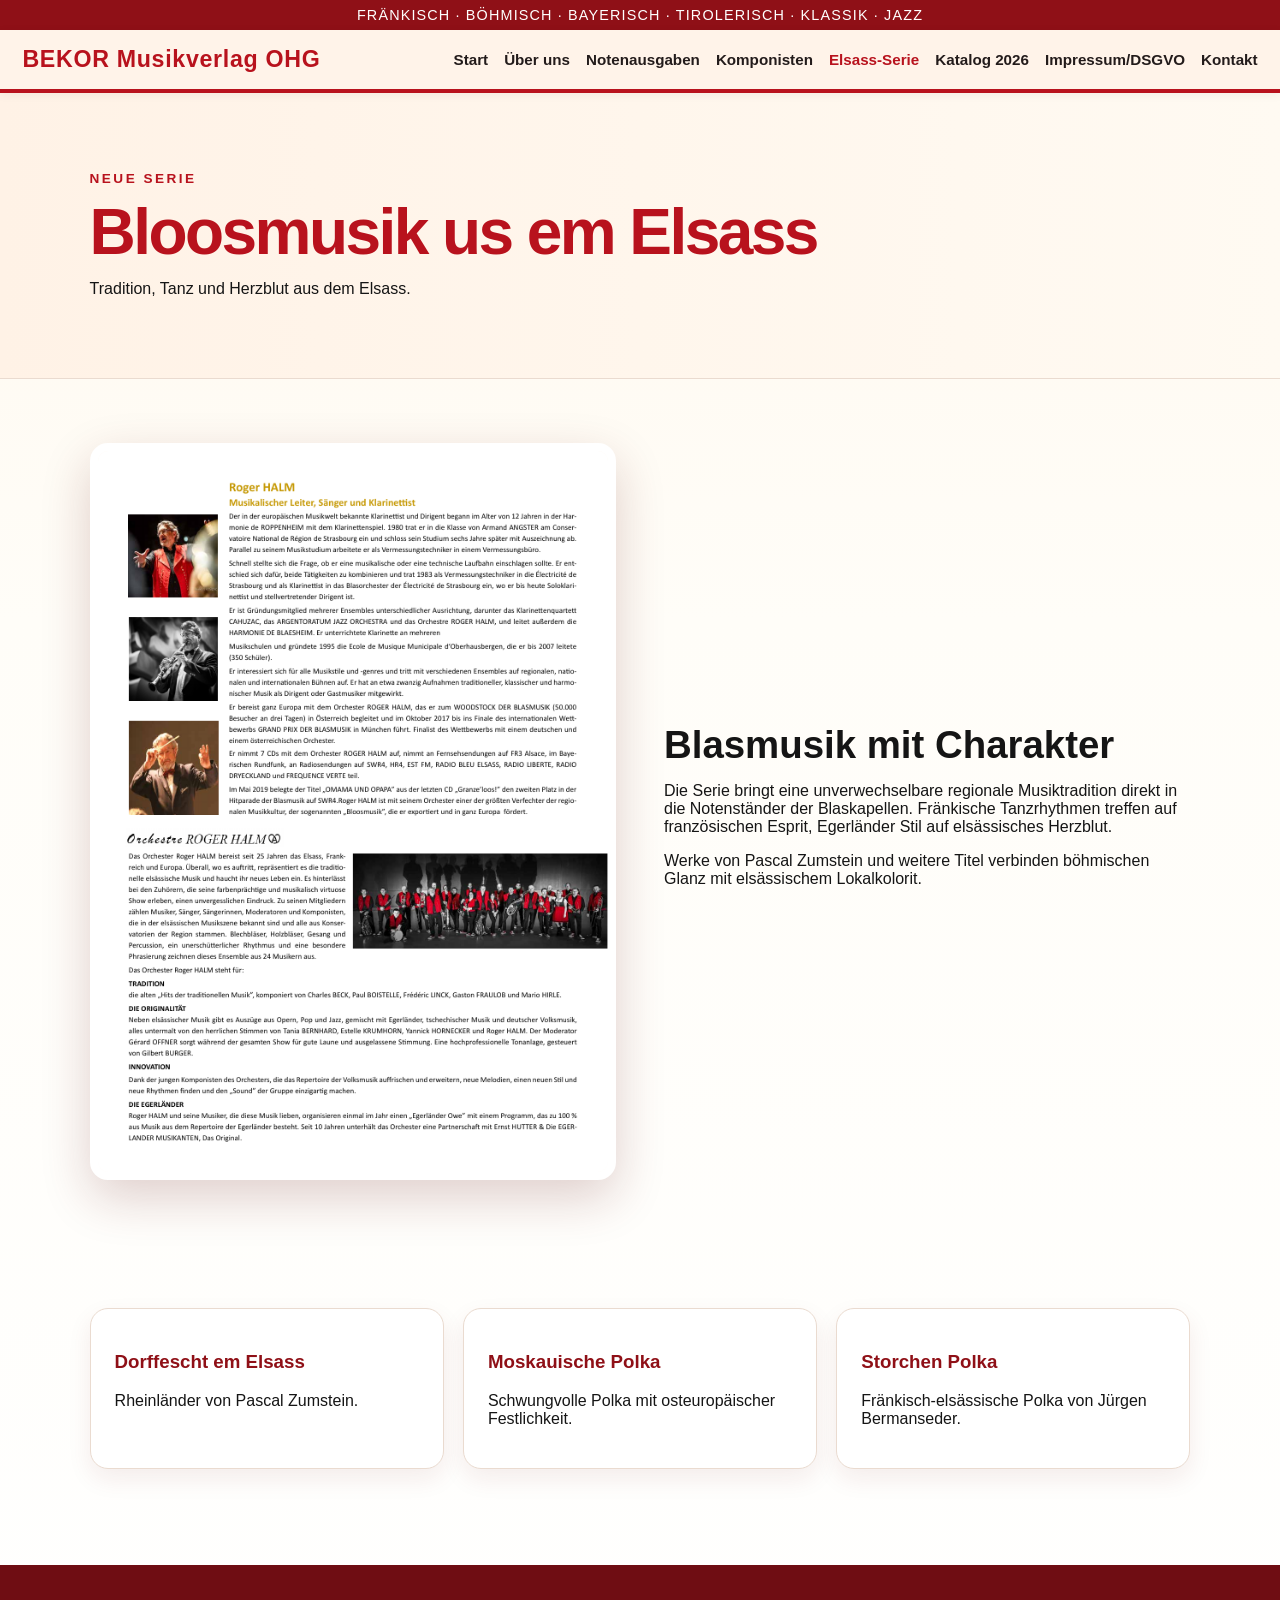
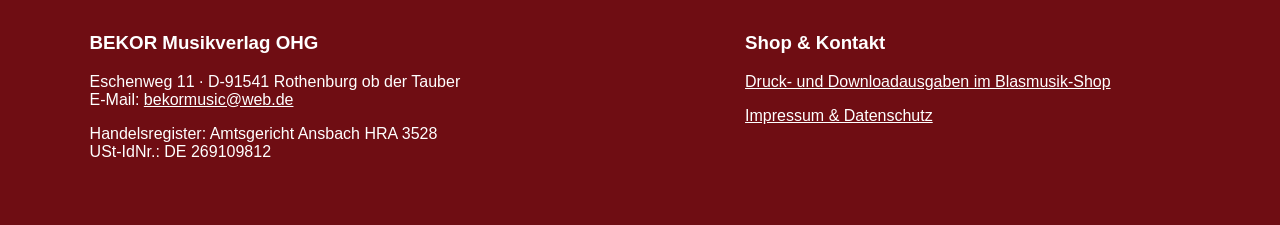
<file: elsass.html>
<!DOCTYPE html>
<html lang="de">
<head>
<meta charset="UTF-8">
<meta name="viewport" content="width=device-width, initial-scale=1.0">
<title>Bloosmusik us em Elsass | BEKOR Musikverlag OHG</title>
<meta name="description" content="BEKOR Musikverlag OHG">
<link rel="stylesheet" href="style.css">
</head>
<body>
<div class="topbar">Fränkisch · Böhmisch · Bayerisch · Tirolerisch · Klassik · Jazz</div>
<nav class="nav"><a class="brand" href="index.html">BEKOR Musikverlag OHG</a><button class="menu" onclick="document.body.classList.toggle('open')">☰</button><div class="navlinks"><a class="" href="index.html">Start</a><a class="" href="ueber-uns.html">Über uns</a><a class="" href="notenausgaben.html">Notenausgaben</a><a class="" href="komponisten.html">Komponisten</a><a class="active" href="elsass.html">Elsass-Serie</a><a class="" href="katalog-2026.html">Katalog 2026</a><a class="" href="impressum-datenschutz.html">Impressum/DSGVO</a><a class="" href="kontakt.html">Kontakt</a></div></nav>
<main><section class="subhero"><p class="kicker">Neue Serie</p><h1>Bloosmusik us em Elsass</h1><p>Tradition, Tanz und Herzblut aus dem Elsass.</p></section><section class="section split"><img src="elsass.png" alt="Bloosmusik us em Elsass"><div><h2>Blasmusik mit Charakter</h2><p>Die Serie bringt eine unverwechselbare regionale Musiktradition direkt in die Notenständer der Blaskapellen. Fränkische Tanzrhythmen treffen auf französischen Esprit, Egerländer Stil auf elsässisches Herzblut.</p><p>Werke von Pascal Zumstein und weitere Titel verbinden böhmischen Glanz mit elsässischem Lokalkolorit.</p></div></section><section class="section grid"><article class="card"><h3>Dorffescht em Elsass</h3><p>Rheinländer von Pascal Zumstein.</p></article><article class="card"><h3>Moskauische Polka</h3><p>Schwungvolle Polka mit osteuropäischer Festlichkeit.</p></article><article class="card"><h3>Storchen Polka</h3><p>Fränkisch-elsässische Polka von Jürgen Bermanseder.</p></article></section></main>
<footer class="footer">
  <div>
    <h3>BEKOR Musikverlag OHG</h3>
    <p>Eschenweg 11 · D-91541 Rothenburg ob der Tauber<br>E-Mail: <a href="mailto:bekormusic@web.de">bekormusic@web.de</a></p>
    <p>Handelsregister: Amtsgericht Ansbach HRA 3528<br>USt-IdNr.: DE 269109812</p>
  </div>
  <div>
    <h3>Shop & Kontakt</h3>
    <p><a href="https://www.blasmusik-shop.de/BEKOR-Musikverlag" target="_blank" rel="noopener">Druck- und Downloadausgaben im Blasmusik-Shop</a></p>
    <p><a href="impressum-datenschutz.html">Impressum & Datenschutz</a></p>
  </div>
</footer>
</body>
</html>
</file>
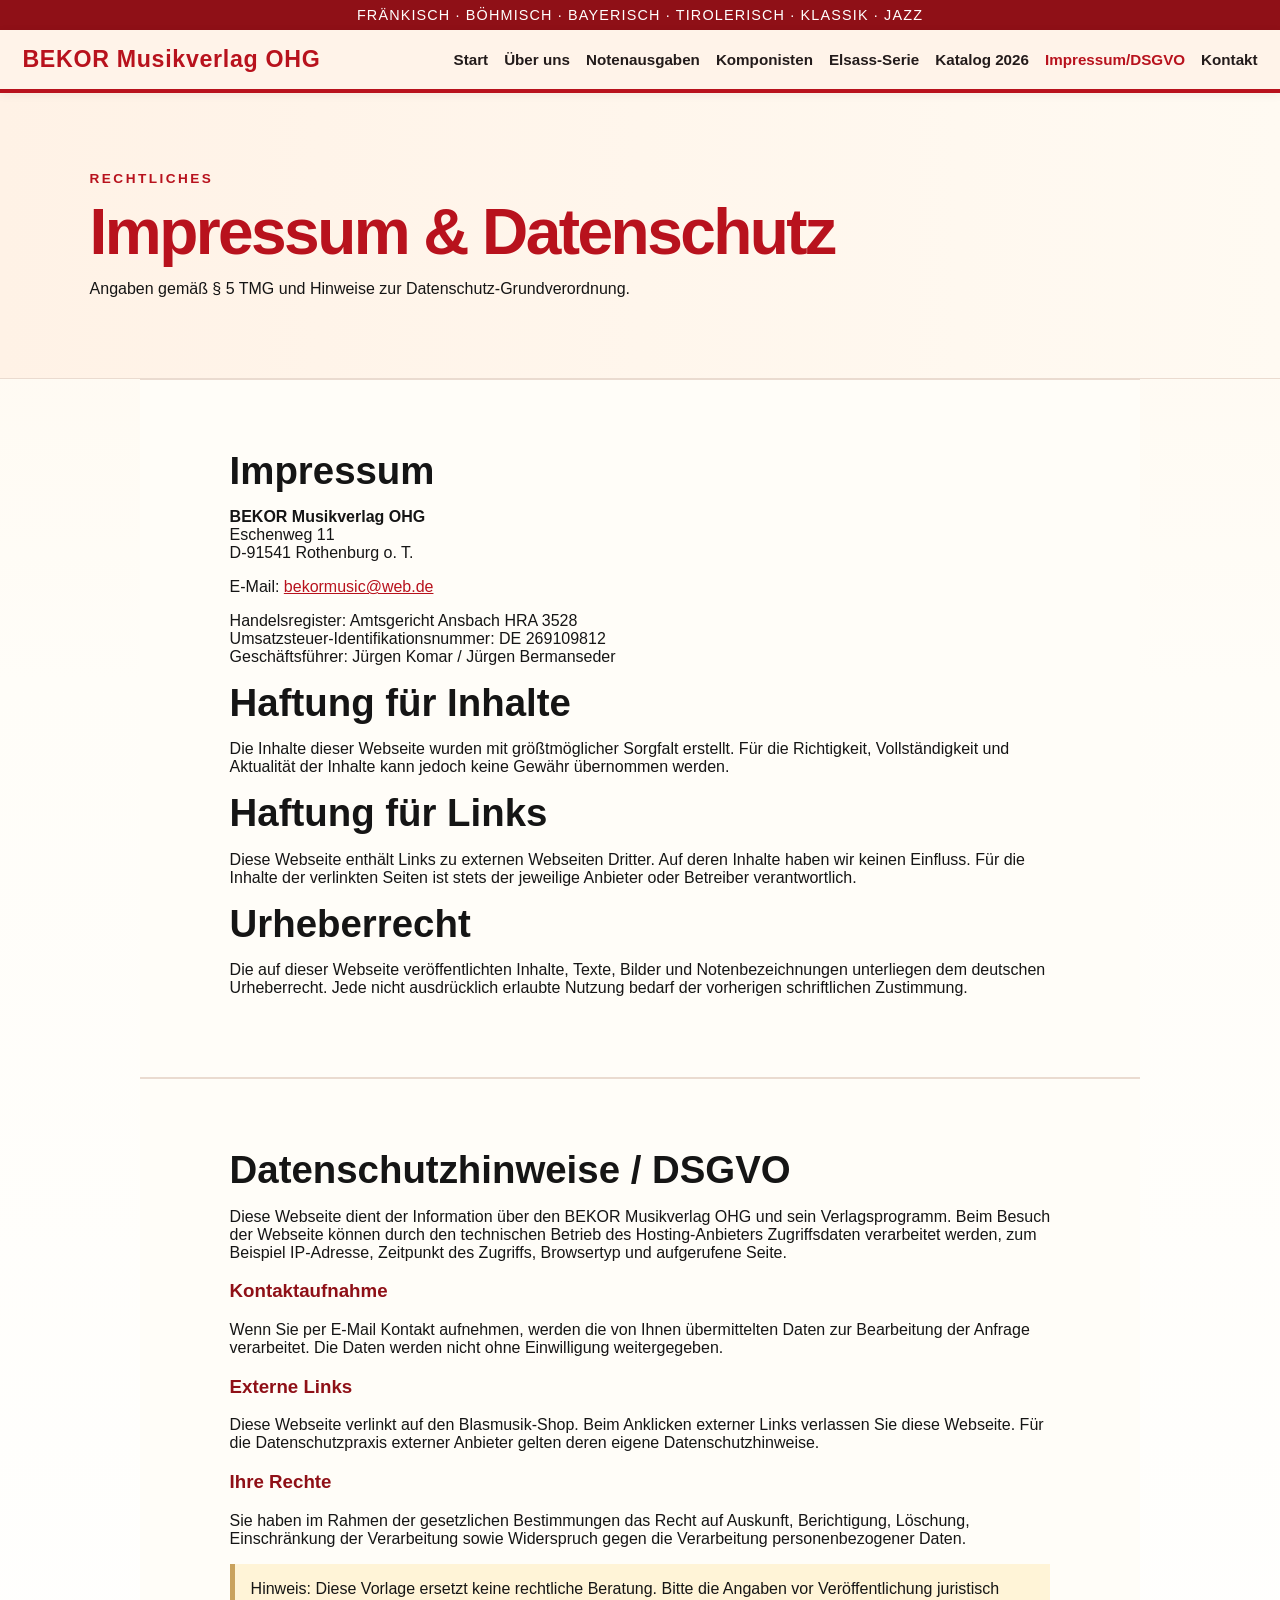
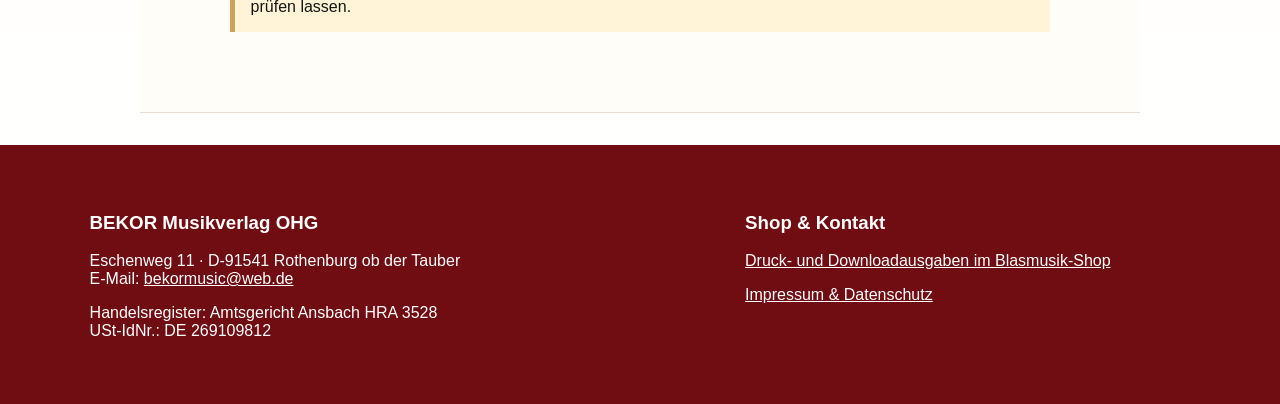
<file: impressum-datenschutz.html>
<!DOCTYPE html>
<html lang="de">
<head>
<meta charset="UTF-8">
<meta name="viewport" content="width=device-width, initial-scale=1.0">
<title>Impressum &amp; Datenschutz | BEKOR Musikverlag OHG</title>
<meta name="description" content="BEKOR Musikverlag OHG">
<link rel="stylesheet" href="style.css">
</head>
<body>
<div class="topbar">Fränkisch · Böhmisch · Bayerisch · Tirolerisch · Klassik · Jazz</div>
<nav class="nav"><a class="brand" href="index.html">BEKOR Musikverlag OHG</a><button class="menu" onclick="document.body.classList.toggle('open')">☰</button><div class="navlinks"><a class="" href="index.html">Start</a><a class="" href="ueber-uns.html">Über uns</a><a class="" href="notenausgaben.html">Notenausgaben</a><a class="" href="komponisten.html">Komponisten</a><a class="" href="elsass.html">Elsass-Serie</a><a class="" href="katalog-2026.html">Katalog 2026</a><a class="active" href="impressum-datenschutz.html">Impressum/DSGVO</a><a class="" href="kontakt.html">Kontakt</a></div></nav>
<main><section class="subhero"><p class="kicker">Rechtliches</p><h1>Impressum & Datenschutz</h1><p>Angaben gemäß § 5 TMG und Hinweise zur Datenschutz-Grundverordnung.</p></section><section class="section paper legal"><h2>Impressum</h2><p><strong>BEKOR Musikverlag OHG</strong><br>Eschenweg 11<br>D-91541 Rothenburg o. T.</p><p>E-Mail: <a href="mailto:bekormusic@web.de">bekormusic@web.de</a></p><p>Handelsregister: Amtsgericht Ansbach HRA 3528<br>Umsatzsteuer-Identifikationsnummer: DE 269109812<br>Geschäftsführer: Jürgen Komar / Jürgen Bermanseder</p><h2>Haftung für Inhalte</h2><p>Die Inhalte dieser Webseite wurden mit größtmöglicher Sorgfalt erstellt. Für die Richtigkeit, Vollständigkeit und Aktualität der Inhalte kann jedoch keine Gewähr übernommen werden.</p><h2>Haftung für Links</h2><p>Diese Webseite enthält Links zu externen Webseiten Dritter. Auf deren Inhalte haben wir keinen Einfluss. Für die Inhalte der verlinkten Seiten ist stets der jeweilige Anbieter oder Betreiber verantwortlich.</p><h2>Urheberrecht</h2><p>Die auf dieser Webseite veröffentlichten Inhalte, Texte, Bilder und Notenbezeichnungen unterliegen dem deutschen Urheberrecht. Jede nicht ausdrücklich erlaubte Nutzung bedarf der vorherigen schriftlichen Zustimmung.</p></section><section class="section paper legal"><h2>Datenschutzhinweise / DSGVO</h2><p>Diese Webseite dient der Information über den BEKOR Musikverlag OHG und sein Verlagsprogramm. Beim Besuch der Webseite können durch den technischen Betrieb des Hosting-Anbieters Zugriffsdaten verarbeitet werden, zum Beispiel IP-Adresse, Zeitpunkt des Zugriffs, Browsertyp und aufgerufene Seite.</p><h3>Kontaktaufnahme</h3><p>Wenn Sie per E-Mail Kontakt aufnehmen, werden die von Ihnen übermittelten Daten zur Bearbeitung der Anfrage verarbeitet. Die Daten werden nicht ohne Einwilligung weitergegeben.</p><h3>Externe Links</h3><p>Diese Webseite verlinkt auf den Blasmusik-Shop. Beim Anklicken externer Links verlassen Sie diese Webseite. Für die Datenschutzpraxis externer Anbieter gelten deren eigene Datenschutzhinweise.</p><h3>Ihre Rechte</h3><p>Sie haben im Rahmen der gesetzlichen Bestimmungen das Recht auf Auskunft, Berichtigung, Löschung, Einschränkung der Verarbeitung sowie Widerspruch gegen die Verarbeitung personenbezogener Daten.</p><p class="note">Hinweis: Diese Vorlage ersetzt keine rechtliche Beratung. Bitte die Angaben vor Veröffentlichung juristisch prüfen lassen.</p></section></main>
<footer class="footer">
  <div>
    <h3>BEKOR Musikverlag OHG</h3>
    <p>Eschenweg 11 · D-91541 Rothenburg ob der Tauber<br>E-Mail: <a href="mailto:bekormusic@web.de">bekormusic@web.de</a></p>
    <p>Handelsregister: Amtsgericht Ansbach HRA 3528<br>USt-IdNr.: DE 269109812</p>
  </div>
  <div>
    <h3>Shop & Kontakt</h3>
    <p><a href="https://www.blasmusik-shop.de/BEKOR-Musikverlag" target="_blank" rel="noopener">Druck- und Downloadausgaben im Blasmusik-Shop</a></p>
    <p><a href="impressum-datenschutz.html">Impressum & Datenschutz</a></p>
  </div>
</footer>
</body>
</html>
</file>
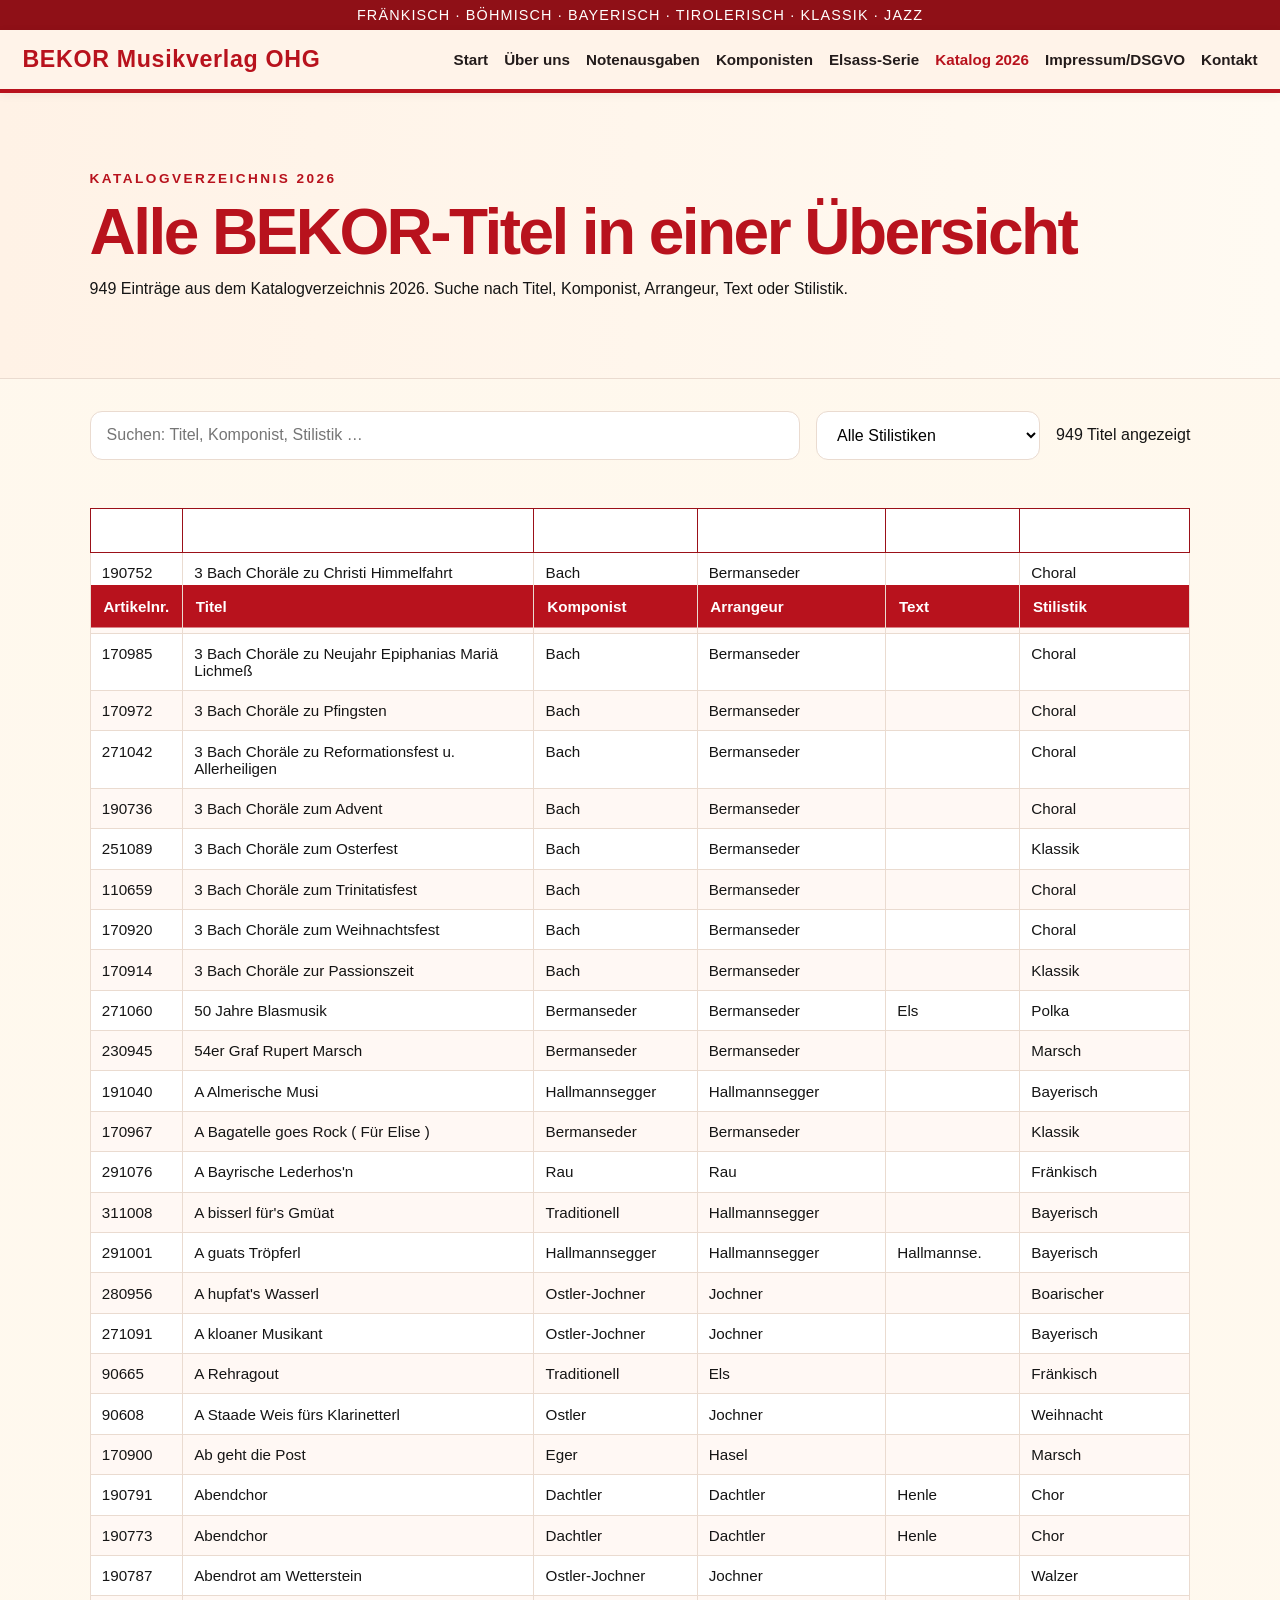
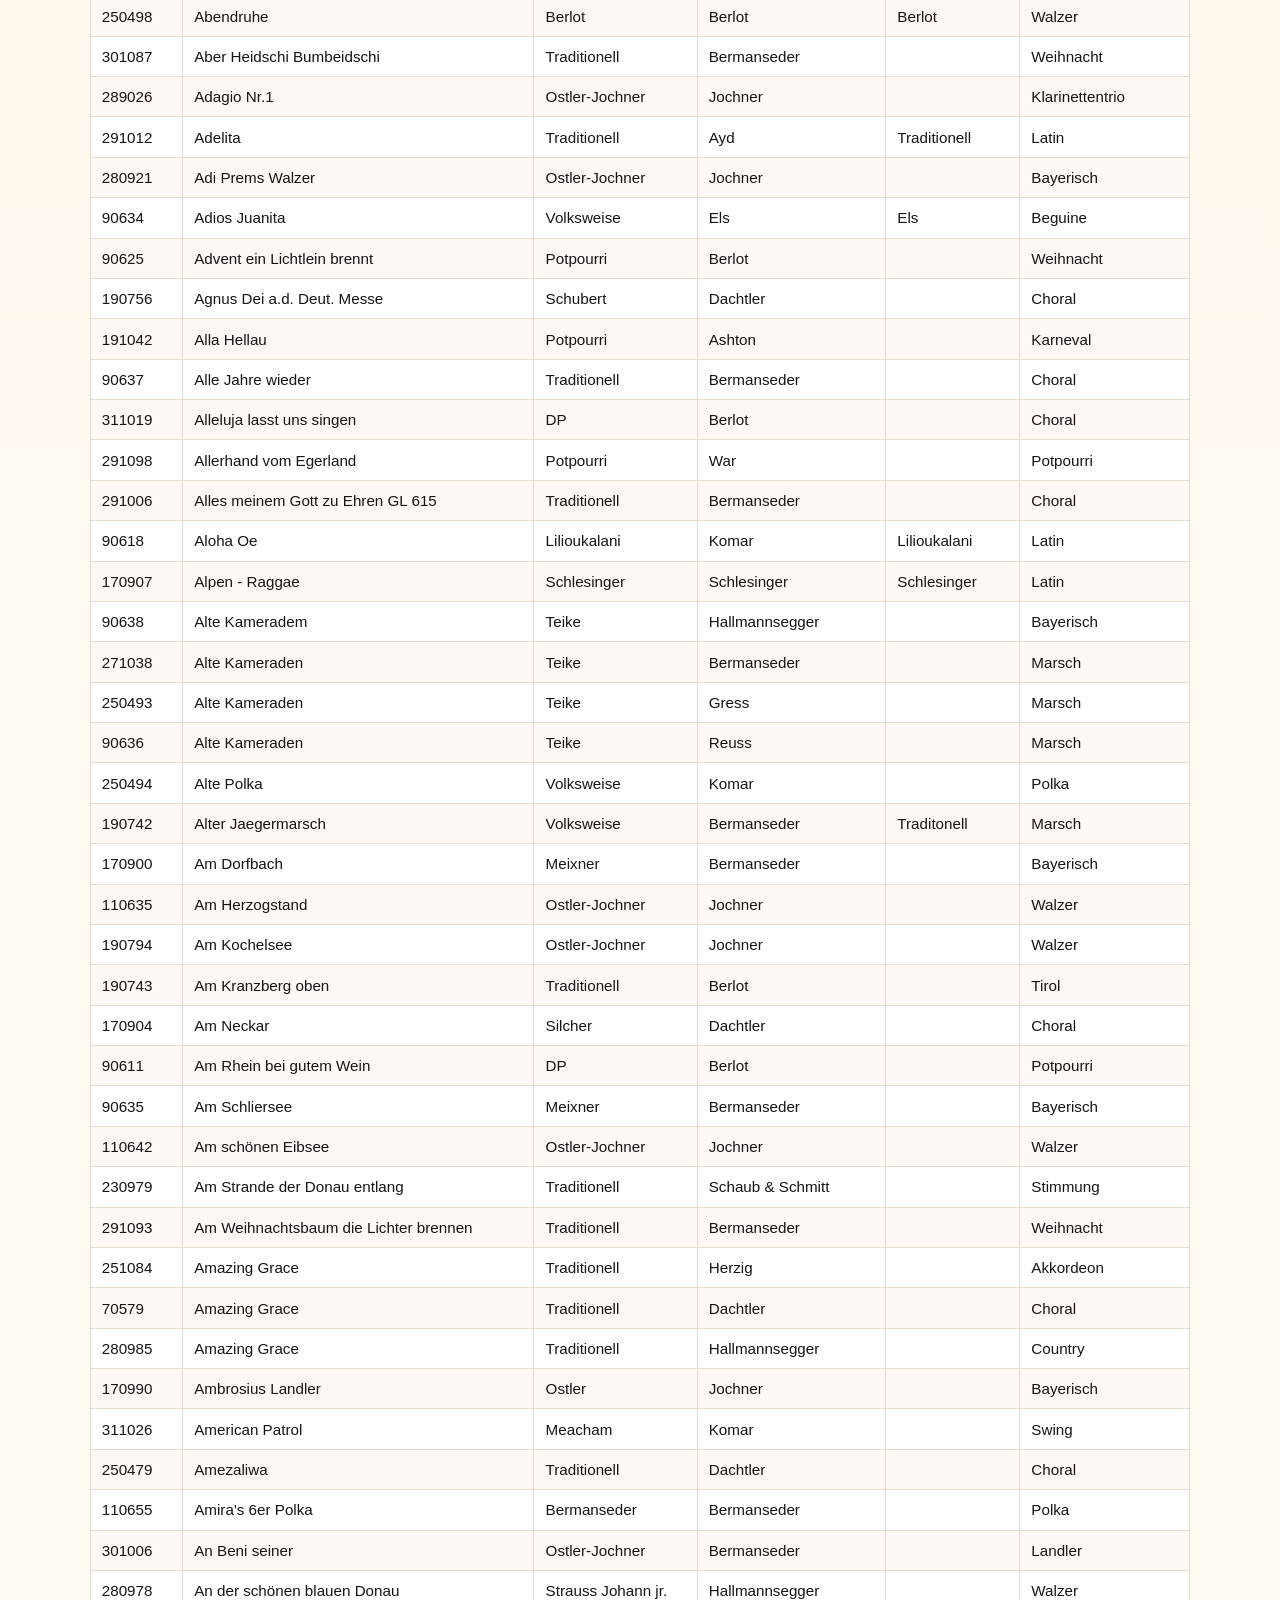
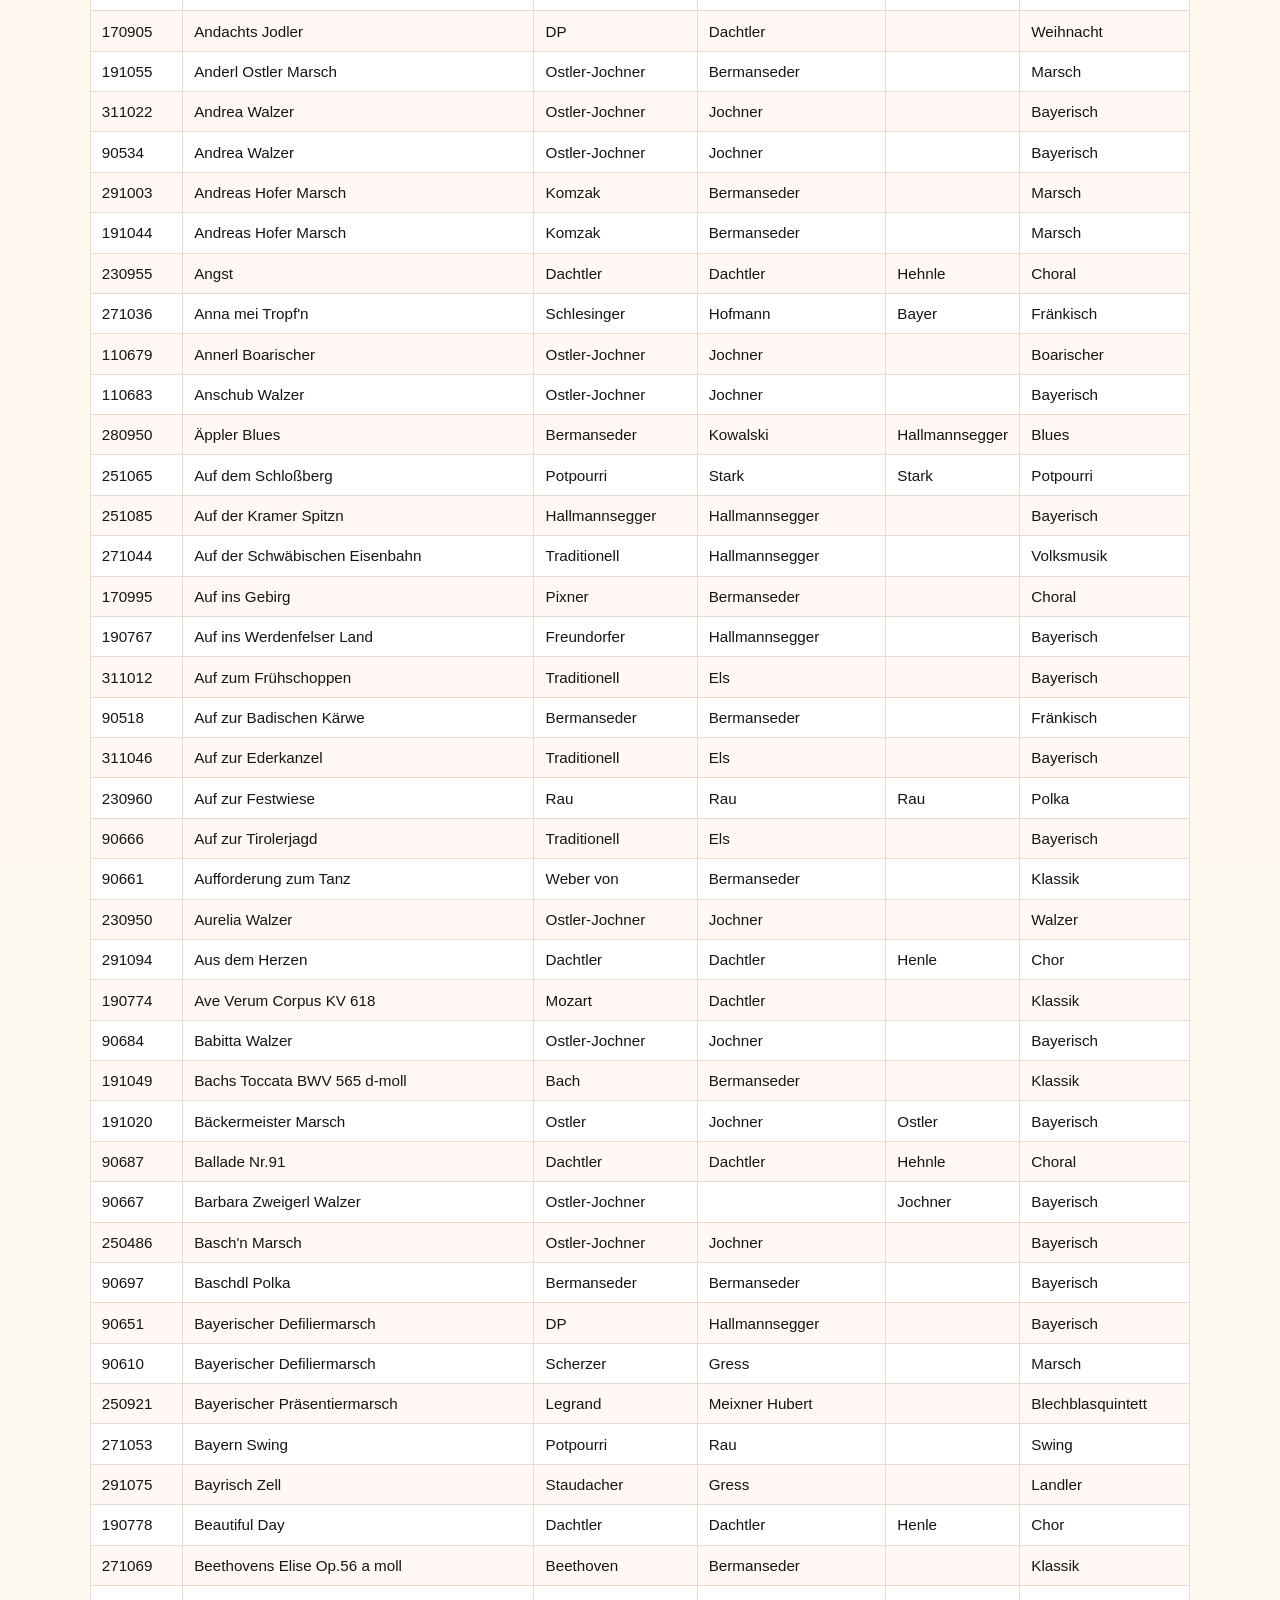
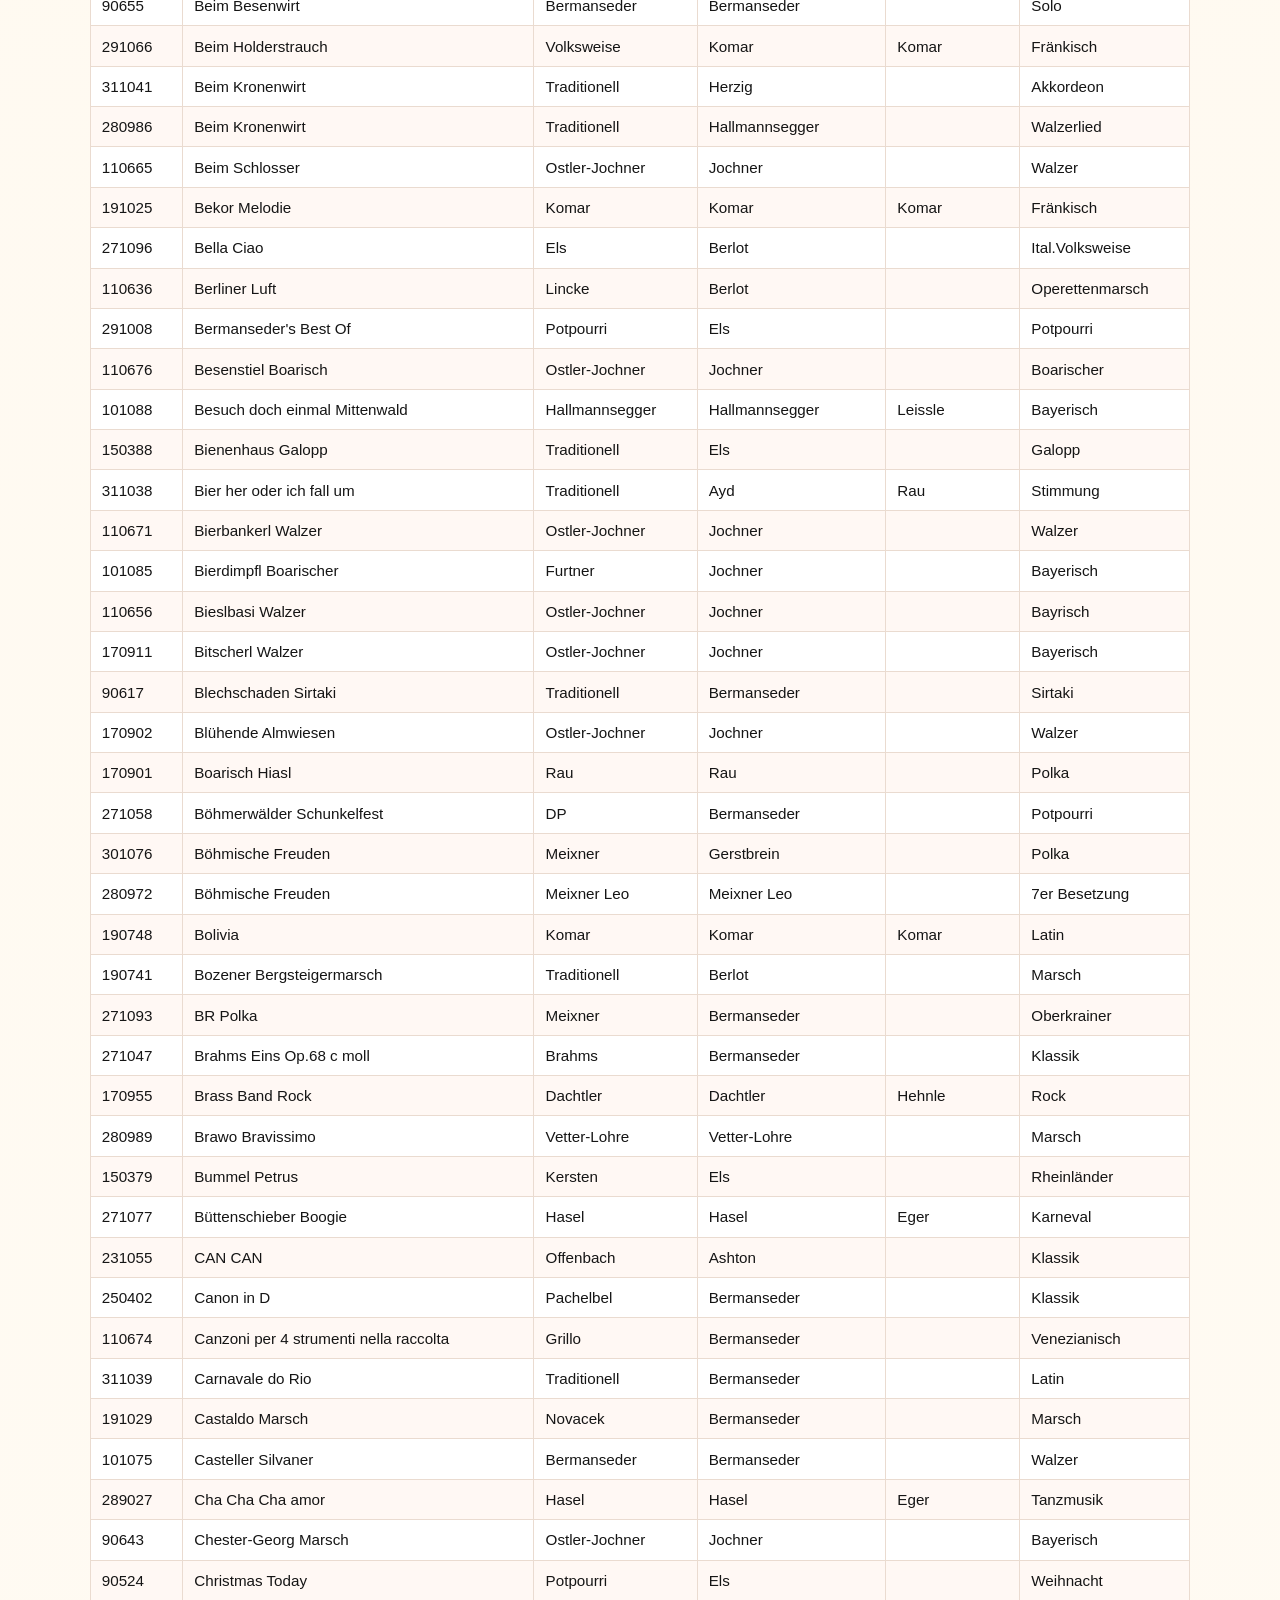
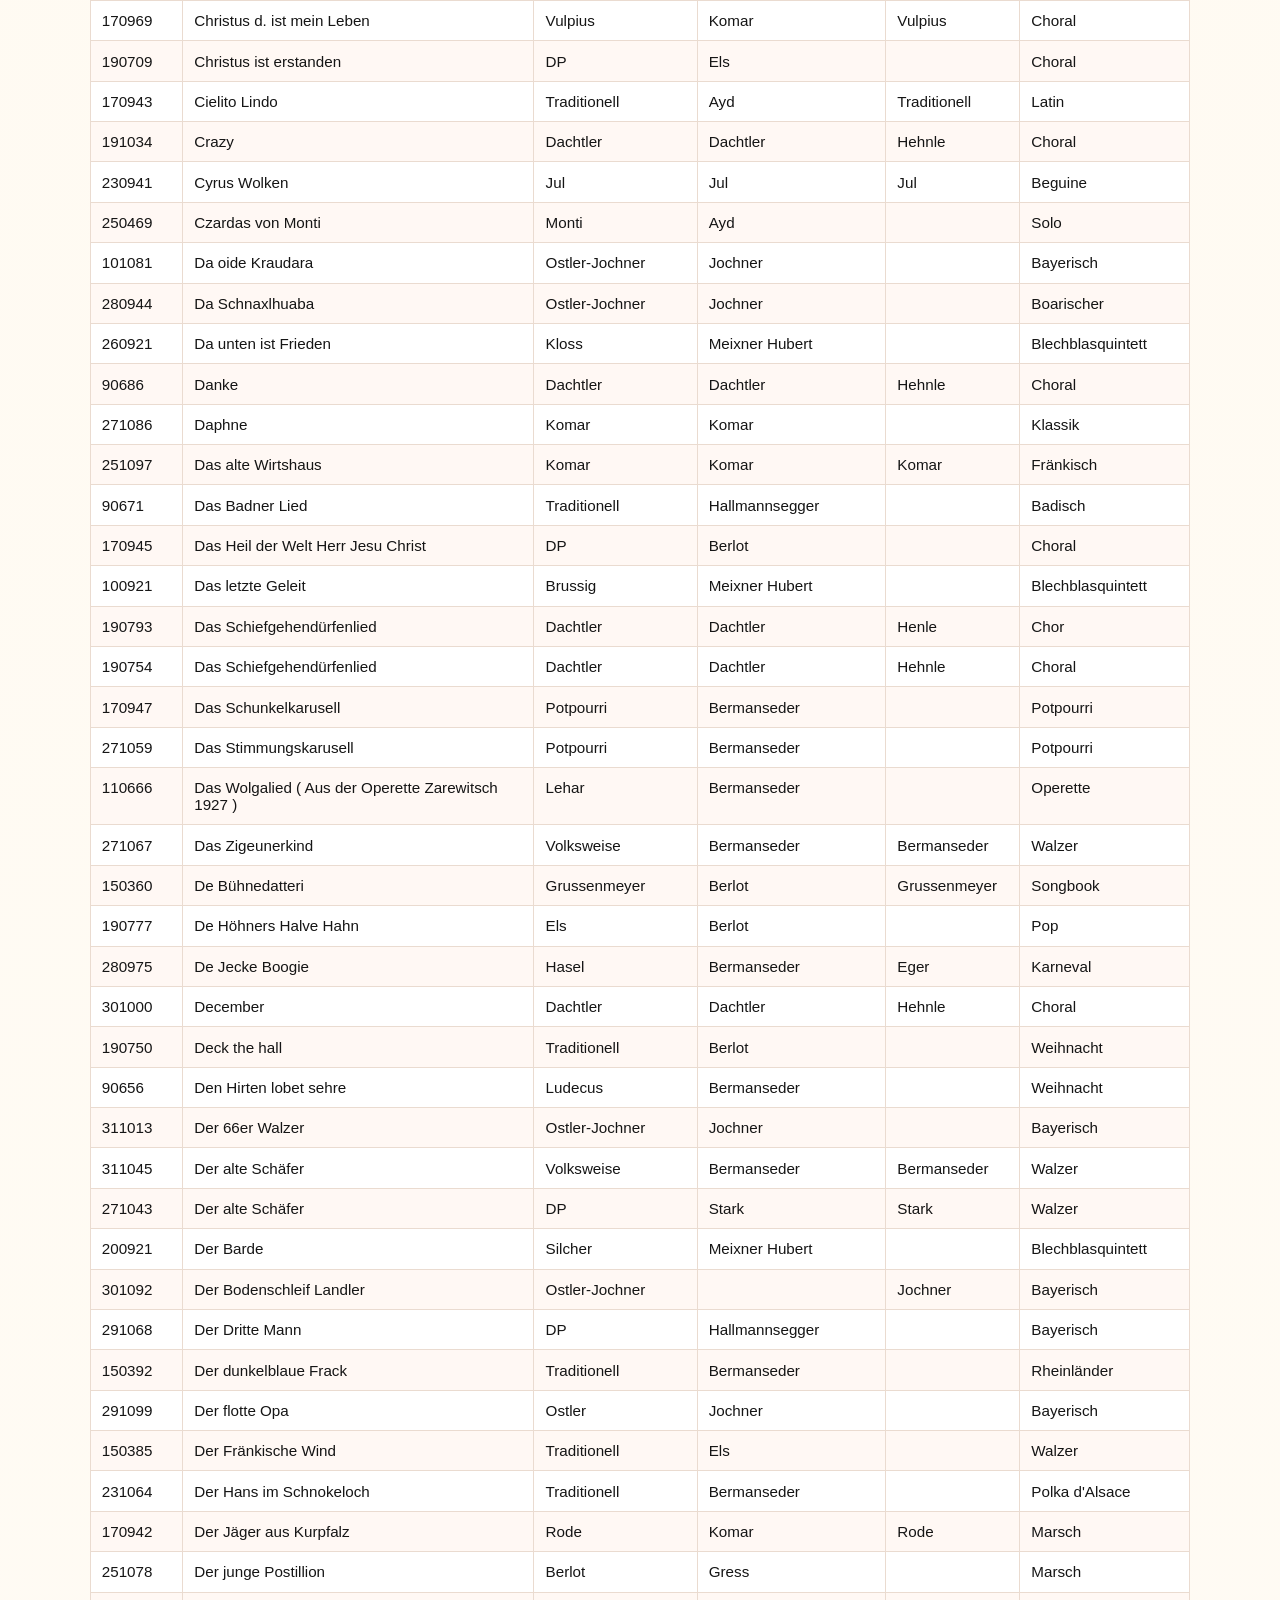
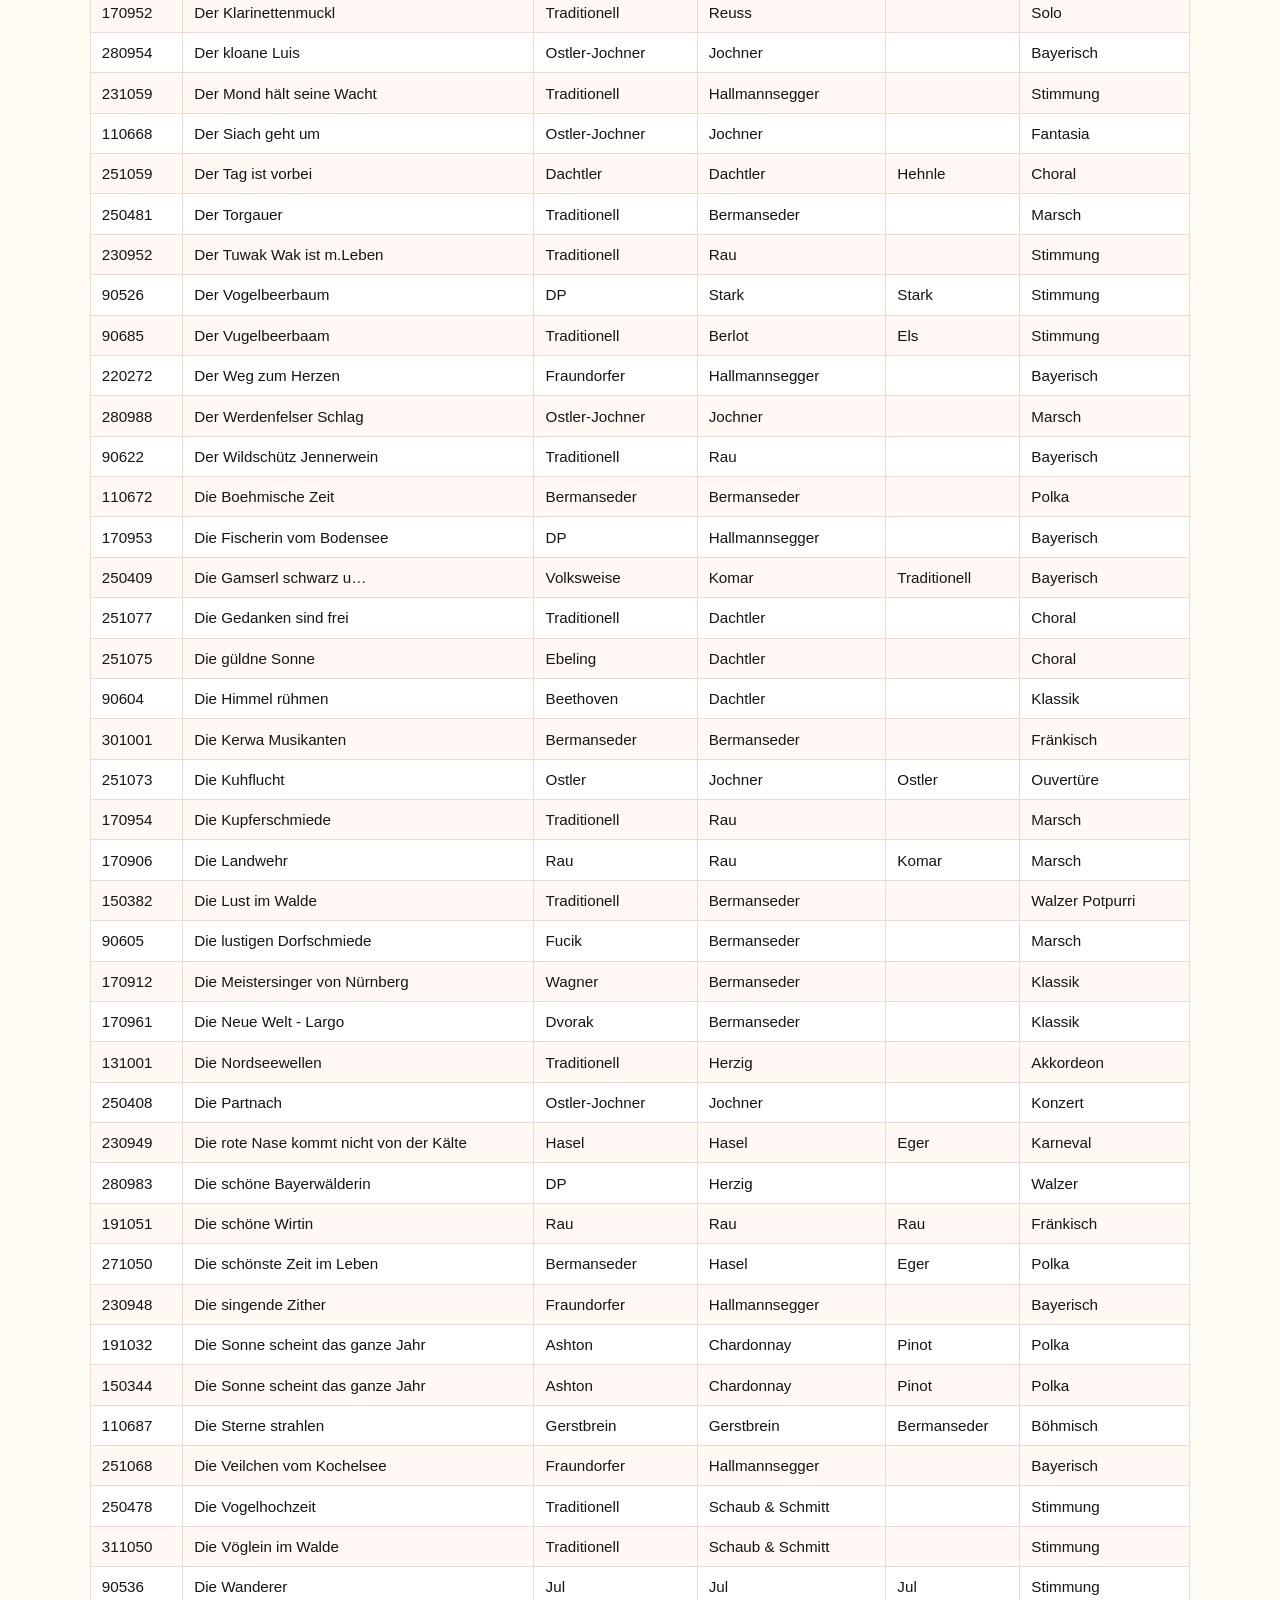
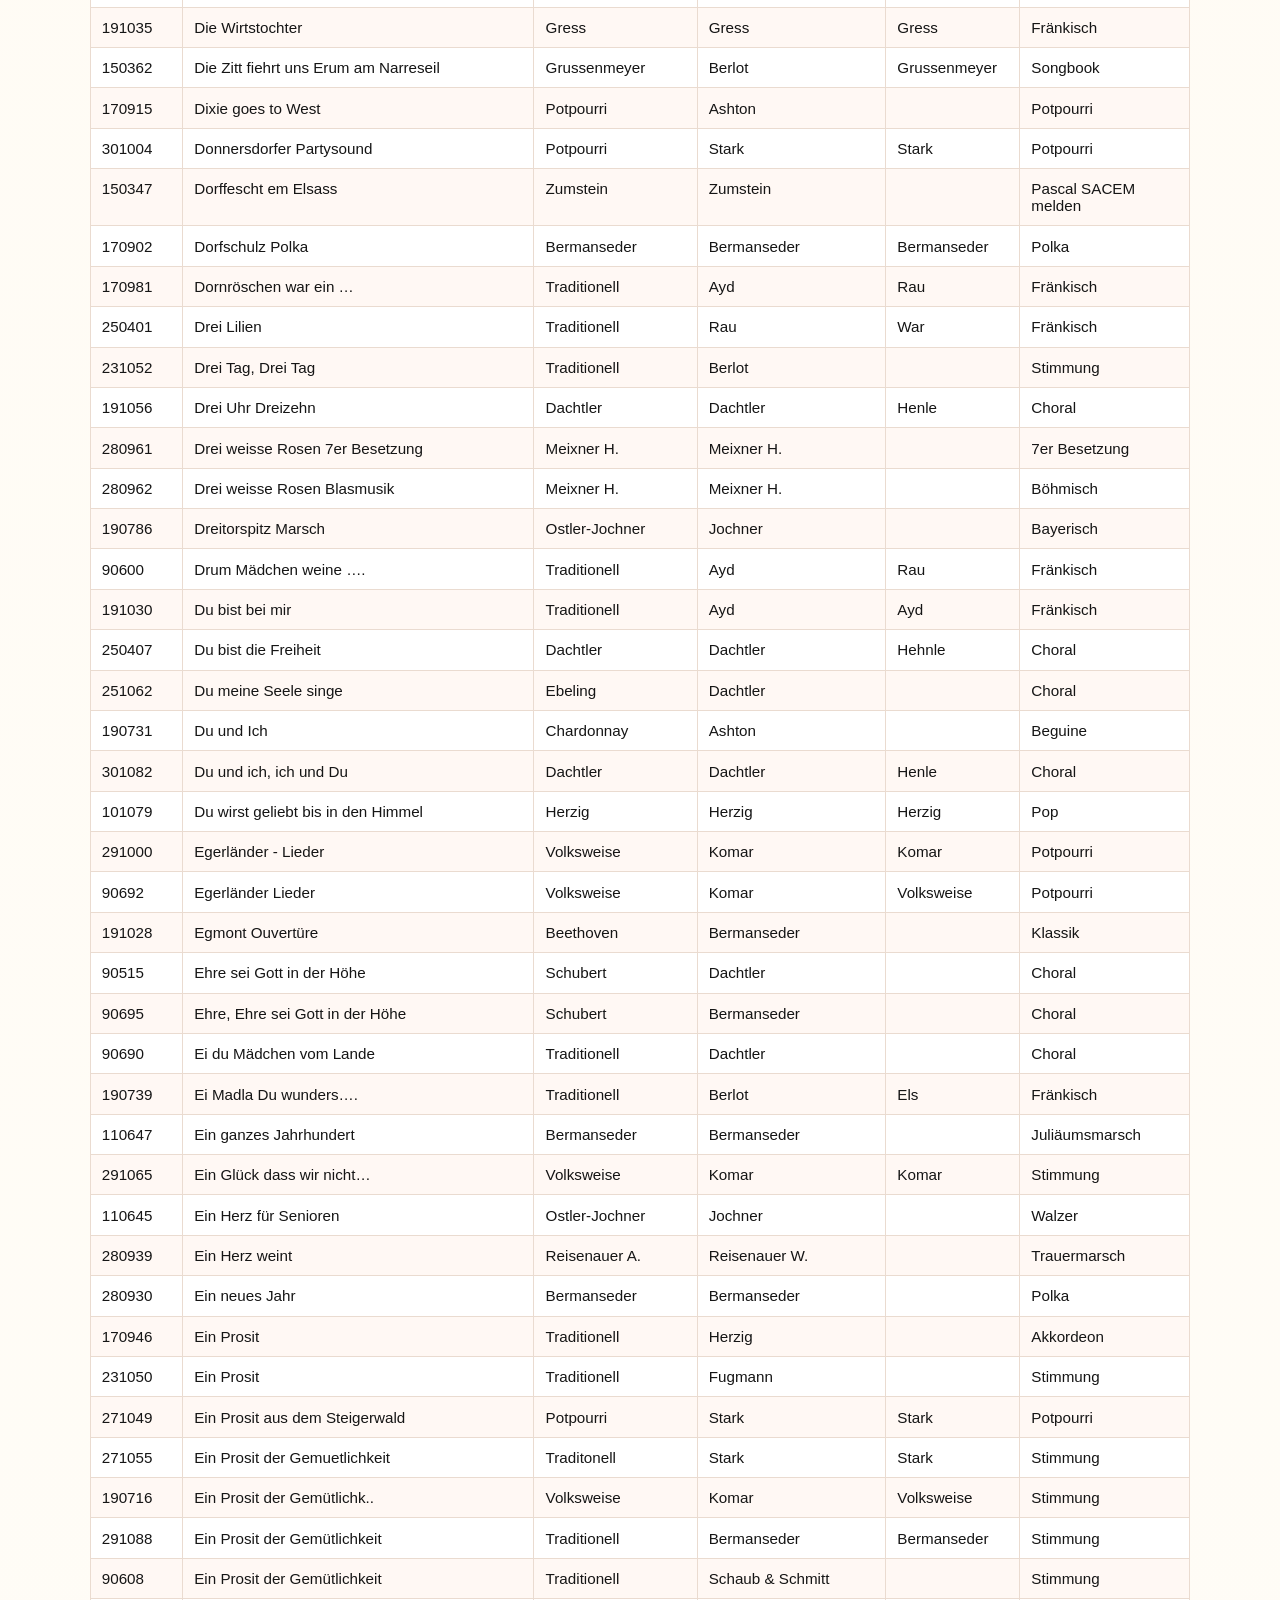
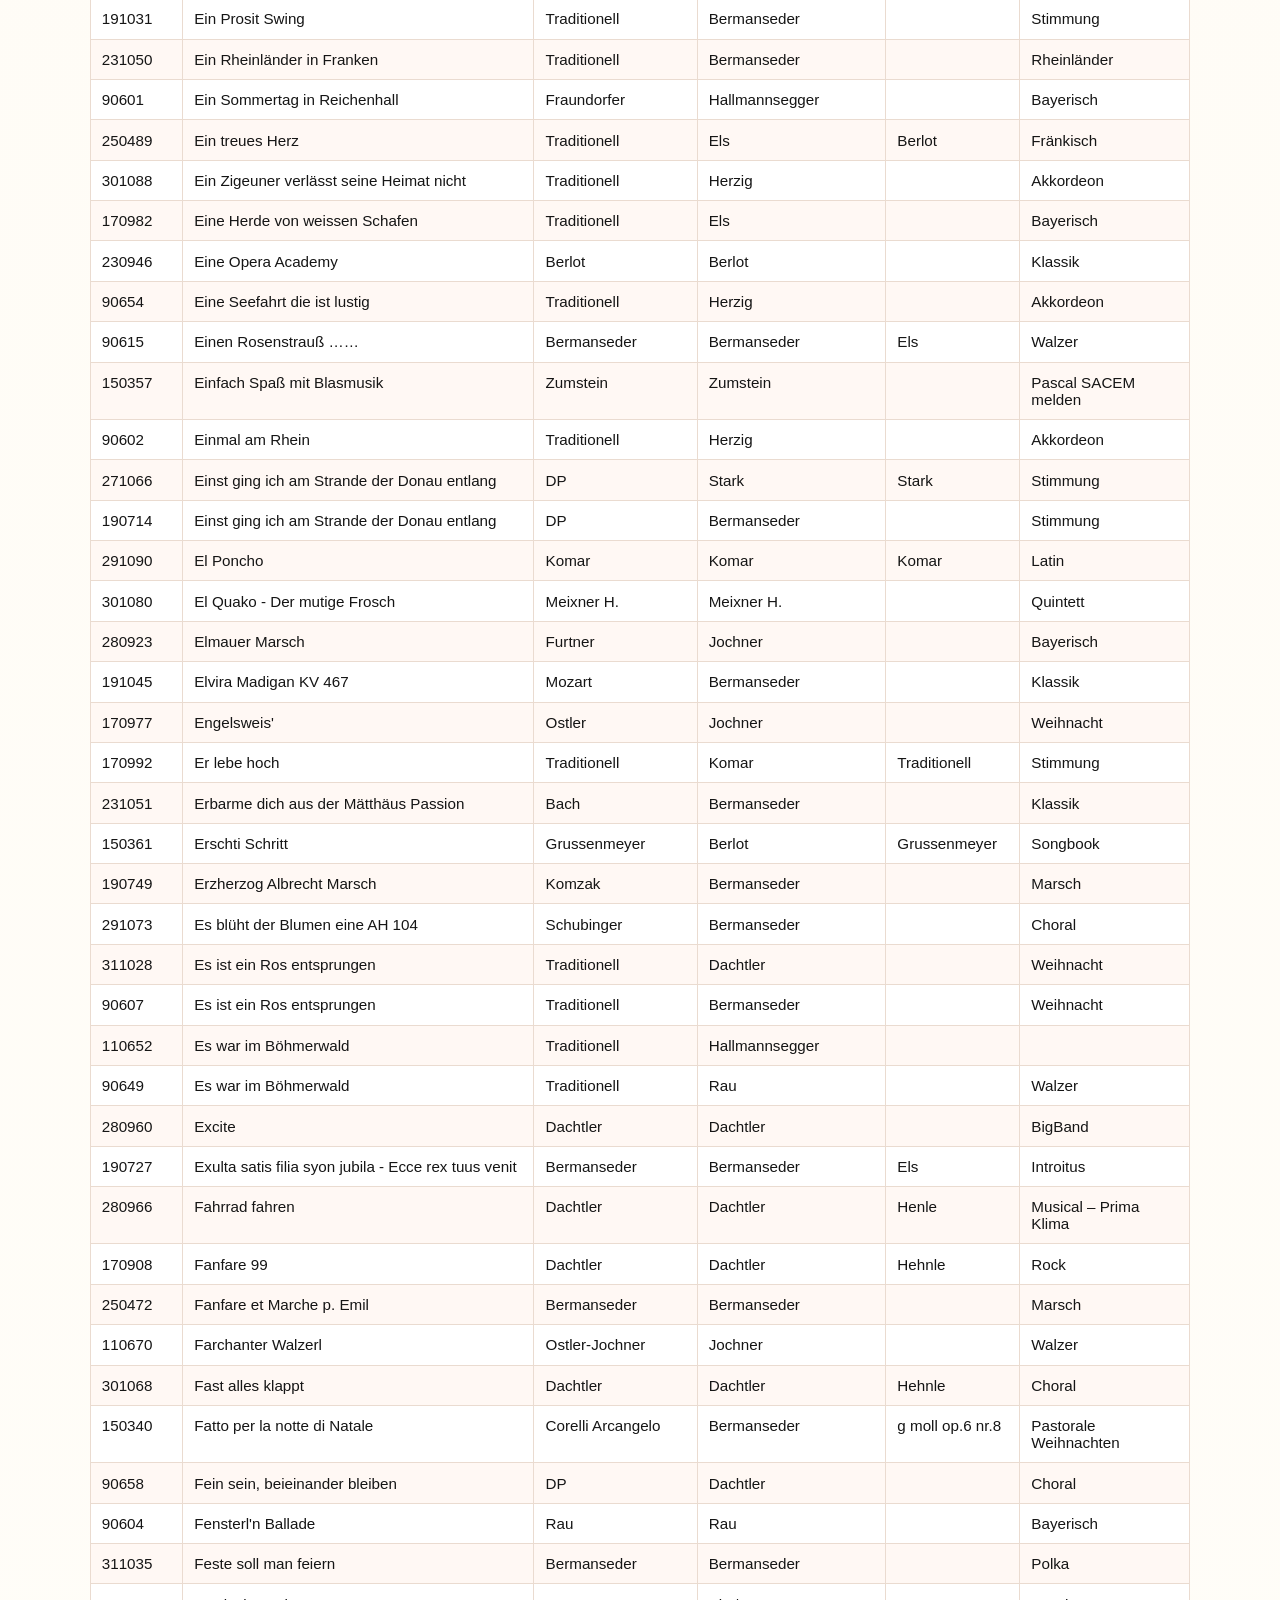
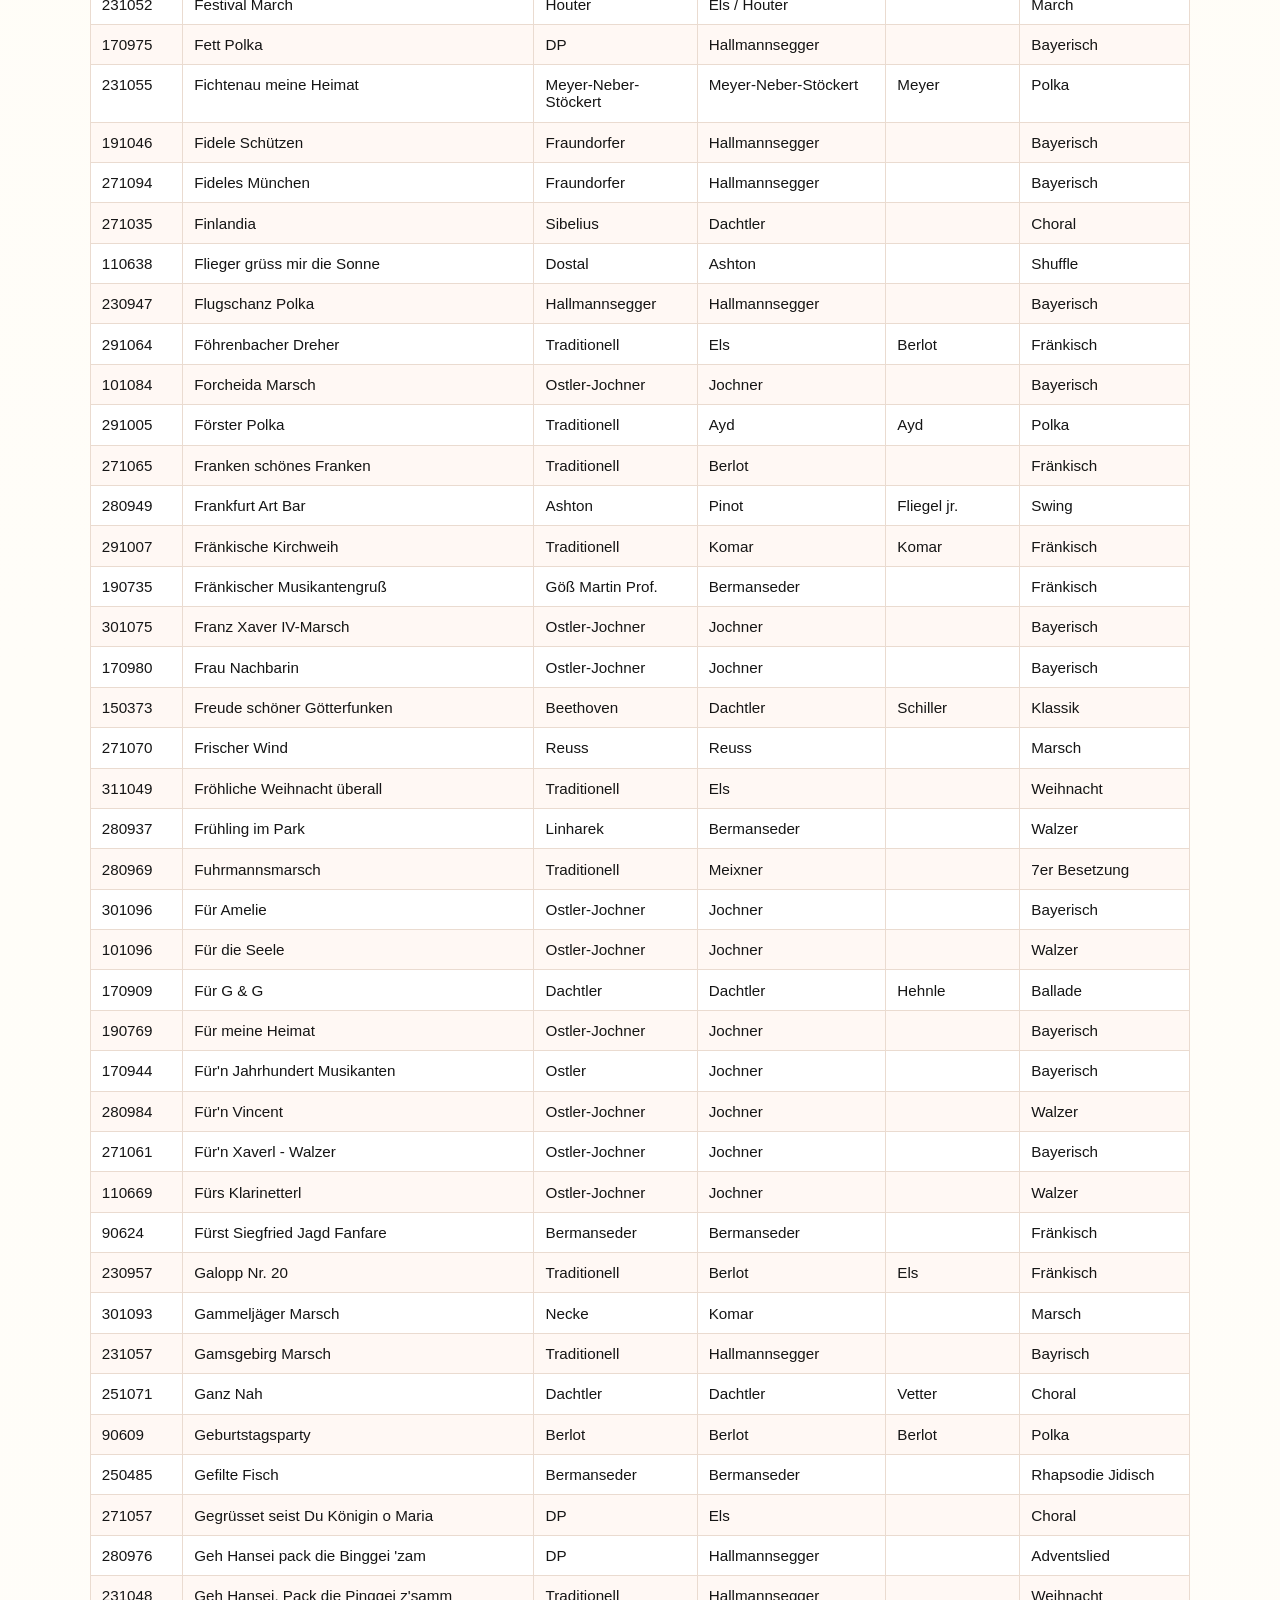
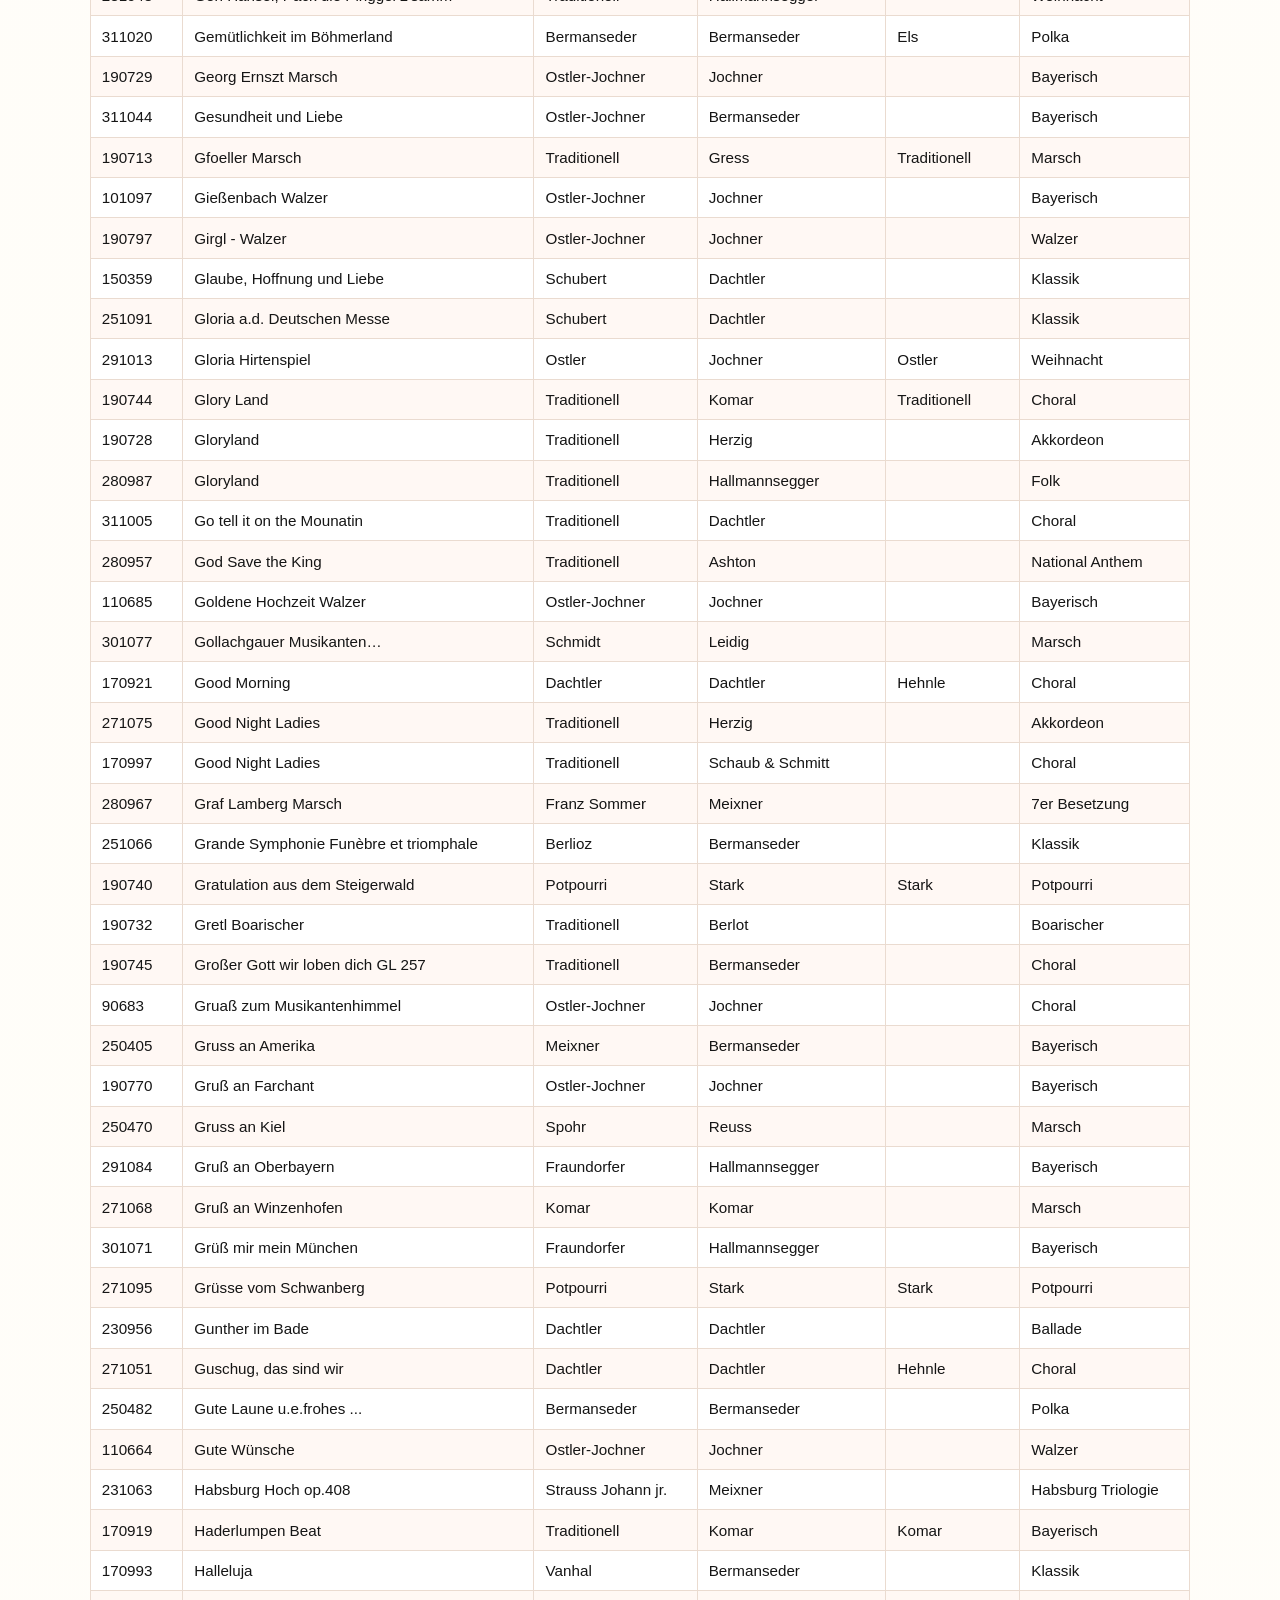
<file: katalog-2026.html>
<!DOCTYPE html>
<html lang="de">
<head>
<meta charset="UTF-8">
<meta name="viewport" content="width=device-width, initial-scale=1.0">
<title>Katalogverzeichnis 2026 | BEKOR Musikverlag OHG</title>
<meta name="description" content="BEKOR Musikverlag OHG">
<link rel="stylesheet" href="style.css">
</head>
<body>
<div class="topbar">Fränkisch · Böhmisch · Bayerisch · Tirolerisch · Klassik · Jazz</div>
<nav class="nav"><a class="brand" href="index.html">BEKOR Musikverlag OHG</a><button class="menu" onclick="document.body.classList.toggle('open')">☰</button><div class="navlinks"><a class="" href="index.html">Start</a><a class="" href="ueber-uns.html">Über uns</a><a class="" href="notenausgaben.html">Notenausgaben</a><a class="" href="komponisten.html">Komponisten</a><a class="" href="elsass.html">Elsass-Serie</a><a class="active" href="katalog-2026.html">Katalog 2026</a><a class="" href="impressum-datenschutz.html">Impressum/DSGVO</a><a class="" href="kontakt.html">Kontakt</a></div></nav>
<main><section class="subhero"><p class="kicker">Katalogverzeichnis 2026</p><h1>Alle BEKOR-Titel in einer Übersicht</h1><p>949 Einträge aus dem Katalogverzeichnis 2026. Suche nach Titel, Komponist, Arrangeur, Text oder Stilistik.</p></section><section class="section tools"><input id="search" type="search" placeholder="Suchen: Titel, Komponist, Stilistik …"><select id="styleFilter"><option value="">Alle Stilistiken</option><option value="7er Besetzung">7er Besetzung</option><option value="Adventslied">Adventslied</option><option value="Akkordeon">Akkordeon</option><option value="Badisch">Badisch</option><option value="Ballade">Ballade</option><option value="Barock">Barock</option><option value="Bayerisch">Bayerisch</option><option value="Bayrisch">Bayrisch</option><option value="Beguine">Beguine</option><option value="BigBand">BigBand</option><option value="Blechblasquintett">Blechblasquintett</option><option value="Blues">Blues</option><option value="Boarischer">Boarischer</option><option value="Böhmisch">Böhmisch</option><option value="COV 19 Werk">COV 19 Werk</option><option value="Charleston">Charleston</option><option value="Chor">Chor</option><option value="Choral">Choral</option><option value="Country">Country</option><option value="Dachtler">Dachtler</option><option value="Dreher">Dreher</option><option value="Elsässisch">Elsässisch</option><option value="Fantasia">Fantasia</option><option value="Folk">Folk</option><option value="Fränkisch">Fränkisch</option><option value="Galopp">Galopp</option><option value="Habsburg Triologie">Habsburg Triologie</option><option value="Hochzeitswalzer">Hochzeitswalzer</option><option value="Introitus">Introitus</option><option value="Ital.Volksweise">Ital.Volksweise</option><option value="Jodellied">Jodellied</option><option value="Juliäumsmarsch">Juliäumsmarsch</option><option value="Karneval">Karneval</option><option value="Klarinettentrio">Klarinettentrio</option><option value="Klassik">Klassik</option><option value="Klavier">Klavier</option><option value="Konzert">Konzert</option><option value="Konzertpolka">Konzertpolka</option><option value="Landler">Landler</option><option value="Latin">Latin</option><option value="Lied">Lied</option><option value="March">March</option><option value="Marsch">Marsch</option><option value="Merengue">Merengue</option><option value="Musical – Prima Klima">Musical – Prima Klima</option><option value="Narrenmarsch">Narrenmarsch</option><option value="National Anthem">National Anthem</option><option value="Oberkrainer">Oberkrainer</option><option value="Oldies">Oldies</option><option value="Opening">Opening</option><option value="Operette">Operette</option><option value="Operettenmarsch">Operettenmarsch</option><option value="Ouvertüre">Ouvertüre</option><option value="Party">Party</option><option value="Pascal SACEM melden">Pascal SACEM melden</option><option value="Pastorale Weihnachten">Pastorale Weihnachten</option><option value="Polka">Polka</option><option value="Polka Beat">Polka Beat</option><option value="Polka d&#x27;Alsace">Polka d&#x27;Alsace</option><option value="Polkalied">Polkalied</option><option value="Pop">Pop</option><option value="Popmusik">Popmusik</option><option value="Potpourri">Potpourri</option><option value="Quintett">Quintett</option><option value="Rhapsodie">Rhapsodie</option><option value="Rhapsodie Jidisch">Rhapsodie Jidisch</option><option value="Rheinländer">Rheinländer</option><option value="Rock">Rock</option><option value="Rock&#x27;n Roll">Rock&#x27;n Roll</option><option value="Samba">Samba</option><option value="Schottisch">Schottisch</option><option value="Shuffle">Shuffle</option><option value="Sirtaki">Sirtaki</option><option value="Solo">Solo</option><option value="Solo Tenh. Flgh. Barock">Solo Tenh. Flgh. Barock</option><option value="Songbook">Songbook</option><option value="Stimmung">Stimmung</option><option value="Swing">Swing</option><option value="Swiss VM">Swiss VM</option><option value="Tanzmusik">Tanzmusik</option><option value="Tirol">Tirol</option><option value="Trauermarsch">Trauermarsch</option><option value="Ungarischer Marsch">Ungarischer Marsch</option><option value="Venezianisch">Venezianisch</option><option value="Volkslied">Volkslied</option><option value="Volksmusik">Volksmusik</option><option value="Walzer">Walzer</option><option value="Walzer Potpurri">Walzer Potpurri</option><option value="Walzer – Schottisch">Walzer – Schottisch</option><option value="Walzerlied">Walzerlied</option><option value="Weihnacht">Weihnacht</option><option value="Weihnachten">Weihnachten</option><option value="Wiener Lied">Wiener Lied</option><option value="Wienerlied">Wienerlied</option><option value="Zwiefacher">Zwiefacher</option><option value="aus Suite von 1672">aus Suite von 1672</option></select><span id="counter"></span></section><section class="section table-wrap"><table id="catalog"><thead><tr><th>Artikelnr.</th><th>Titel</th><th>Komponist</th><th>Arrangeur</th><th>Text</th><th>Stilistik</th></tr></thead><tbody><tr><td>190752</td><td>3 Bach Choräle zu Christi Himmelfahrt</td><td>Bach</td><td>Bermanseder</td><td></td><td>Choral</td></tr>
<tr><td>110660</td><td>3 Bach Choräle zu Hochfesten</td><td>Bach</td><td>Bermanseder</td><td></td><td>Choral</td></tr>
<tr><td>170985</td><td>3 Bach Choräle zu Neujahr Epiphanias Mariä Lichmeß</td><td>Bach</td><td>Bermanseder</td><td></td><td>Choral</td></tr>
<tr><td>170972</td><td>3 Bach Choräle zu Pfingsten</td><td>Bach</td><td>Bermanseder</td><td></td><td>Choral</td></tr>
<tr><td>271042</td><td>3 Bach Choräle zu Reformationsfest u. Allerheiligen</td><td>Bach</td><td>Bermanseder</td><td></td><td>Choral</td></tr>
<tr><td>190736</td><td>3 Bach Choräle zum Advent</td><td>Bach</td><td>Bermanseder</td><td></td><td>Choral</td></tr>
<tr><td>251089</td><td>3 Bach Choräle zum Osterfest</td><td>Bach</td><td>Bermanseder</td><td></td><td>Klassik</td></tr>
<tr><td>110659</td><td>3 Bach Choräle zum Trinitatisfest</td><td>Bach</td><td>Bermanseder</td><td></td><td>Choral</td></tr>
<tr><td>170920</td><td>3 Bach Choräle zum Weihnachtsfest</td><td>Bach</td><td>Bermanseder</td><td></td><td>Choral</td></tr>
<tr><td>170914</td><td>3 Bach Choräle zur Passionszeit</td><td>Bach</td><td>Bermanseder</td><td></td><td>Klassik</td></tr>
<tr><td>271060</td><td>50 Jahre Blasmusik</td><td>Bermanseder</td><td>Bermanseder</td><td>Els</td><td>Polka</td></tr>
<tr><td>230945</td><td>54er Graf Rupert Marsch</td><td>Bermanseder</td><td>Bermanseder</td><td></td><td>Marsch</td></tr>
<tr><td>191040</td><td>A Almerische Musi</td><td>Hallmannsegger</td><td>Hallmannsegger</td><td></td><td>Bayerisch</td></tr>
<tr><td>170967</td><td>A Bagatelle goes Rock ( Für Elise )</td><td>Bermanseder</td><td>Bermanseder</td><td></td><td>Klassik</td></tr>
<tr><td>291076</td><td>A Bayrische Lederhos&#x27;n</td><td>Rau</td><td>Rau</td><td></td><td>Fränkisch</td></tr>
<tr><td>311008</td><td>A bisserl für&#x27;s Gmüat</td><td>Traditionell</td><td>Hallmannsegger</td><td></td><td>Bayerisch</td></tr>
<tr><td>291001</td><td>A guats Tröpferl</td><td>Hallmannsegger</td><td>Hallmannsegger</td><td>Hallmannse.</td><td>Bayerisch</td></tr>
<tr><td>280956</td><td>A hupfat&#x27;s Wasserl</td><td>Ostler-Jochner</td><td>Jochner</td><td></td><td>Boarischer</td></tr>
<tr><td>271091</td><td>A kloaner Musikant</td><td>Ostler-Jochner</td><td>Jochner</td><td></td><td>Bayerisch</td></tr>
<tr><td>90665</td><td>A Rehragout</td><td>Traditionell</td><td>Els</td><td></td><td>Fränkisch</td></tr>
<tr><td>90608</td><td>A Staade Weis fürs Klarinetterl</td><td>Ostler</td><td>Jochner</td><td></td><td>Weihnacht</td></tr>
<tr><td>170900</td><td>Ab geht die Post</td><td>Eger</td><td>Hasel</td><td></td><td>Marsch</td></tr>
<tr><td>190791</td><td>Abendchor</td><td>Dachtler</td><td>Dachtler</td><td>Henle</td><td>Chor</td></tr>
<tr><td>190773</td><td>Abendchor</td><td>Dachtler</td><td>Dachtler</td><td>Henle</td><td>Chor</td></tr>
<tr><td>190787</td><td>Abendrot am Wetterstein</td><td>Ostler-Jochner</td><td>Jochner</td><td></td><td>Walzer</td></tr>
<tr><td>250498</td><td>Abendruhe</td><td>Berlot</td><td>Berlot</td><td>Berlot</td><td>Walzer</td></tr>
<tr><td>301087</td><td>Aber Heidschi Bumbeidschi</td><td>Traditionell</td><td>Bermanseder</td><td></td><td>Weihnacht</td></tr>
<tr><td>289026</td><td>Adagio Nr.1</td><td>Ostler-Jochner</td><td>Jochner</td><td></td><td>Klarinettentrio</td></tr>
<tr><td>291012</td><td>Adelita</td><td>Traditionell</td><td>Ayd</td><td>Traditionell</td><td>Latin</td></tr>
<tr><td>280921</td><td>Adi Prems Walzer</td><td>Ostler-Jochner</td><td>Jochner</td><td></td><td>Bayerisch</td></tr>
<tr><td>90634</td><td>Adios Juanita</td><td>Volksweise</td><td>Els</td><td>Els</td><td>Beguine</td></tr>
<tr><td>90625</td><td>Advent ein Lichtlein brennt</td><td>Potpourri</td><td>Berlot</td><td></td><td>Weihnacht</td></tr>
<tr><td>190756</td><td>Agnus Dei a.d. Deut. Messe</td><td>Schubert</td><td>Dachtler</td><td></td><td>Choral</td></tr>
<tr><td>191042</td><td>Alla Hellau</td><td>Potpourri</td><td>Ashton</td><td></td><td>Karneval</td></tr>
<tr><td>90637</td><td>Alle Jahre wieder</td><td>Traditionell</td><td>Bermanseder</td><td></td><td>Choral</td></tr>
<tr><td>311019</td><td>Alleluja lasst uns singen</td><td>DP</td><td>Berlot</td><td></td><td>Choral</td></tr>
<tr><td>291098</td><td>Allerhand vom Egerland</td><td>Potpourri</td><td>War</td><td></td><td>Potpourri</td></tr>
<tr><td>291006</td><td>Alles meinem Gott zu Ehren GL 615</td><td>Traditionell</td><td>Bermanseder</td><td></td><td>Choral</td></tr>
<tr><td>90618</td><td>Aloha Oe</td><td>Lilioukalani</td><td>Komar</td><td>Lilioukalani</td><td>Latin</td></tr>
<tr><td>170907</td><td>Alpen - Raggae</td><td>Schlesinger</td><td>Schlesinger</td><td>Schlesinger</td><td>Latin</td></tr>
<tr><td>90638</td><td>Alte Kameradem</td><td>Teike</td><td>Hallmannsegger</td><td></td><td>Bayerisch</td></tr>
<tr><td>271038</td><td>Alte Kameraden</td><td>Teike</td><td>Bermanseder</td><td></td><td>Marsch</td></tr>
<tr><td>250493</td><td>Alte Kameraden</td><td>Teike</td><td>Gress</td><td></td><td>Marsch</td></tr>
<tr><td>90636</td><td>Alte Kameraden</td><td>Teike</td><td>Reuss</td><td></td><td>Marsch</td></tr>
<tr><td>250494</td><td>Alte Polka</td><td>Volksweise</td><td>Komar</td><td></td><td>Polka</td></tr>
<tr><td>190742</td><td>Alter Jaegermarsch</td><td>Volksweise</td><td>Bermanseder</td><td>Traditonell</td><td>Marsch</td></tr>
<tr><td>170900</td><td>Am Dorfbach</td><td>Meixner</td><td>Bermanseder</td><td></td><td>Bayerisch</td></tr>
<tr><td>110635</td><td>Am Herzogstand </td><td>Ostler-Jochner</td><td>Jochner</td><td></td><td>Walzer</td></tr>
<tr><td>190794</td><td>Am Kochelsee</td><td>Ostler-Jochner</td><td>Jochner</td><td></td><td>Walzer</td></tr>
<tr><td>190743</td><td>Am Kranzberg oben</td><td>Traditionell</td><td>Berlot</td><td></td><td>Tirol</td></tr>
<tr><td>170904</td><td>Am Neckar</td><td>Silcher</td><td>Dachtler</td><td></td><td>Choral</td></tr>
<tr><td>90611</td><td>Am Rhein bei gutem Wein</td><td>DP</td><td>Berlot</td><td></td><td>Potpourri</td></tr>
<tr><td>90635</td><td>Am Schliersee</td><td>Meixner</td><td>Bermanseder</td><td></td><td>Bayerisch</td></tr>
<tr><td>110642</td><td>Am schönen Eibsee</td><td>Ostler-Jochner</td><td>Jochner</td><td></td><td>Walzer</td></tr>
<tr><td>230979</td><td>Am Strande der Donau entlang</td><td>Traditionell</td><td>Schaub &amp; Schmitt</td><td></td><td>Stimmung</td></tr>
<tr><td>291093</td><td>Am Weihnachtsbaum die Lichter brennen</td><td>Traditionell</td><td>Bermanseder</td><td></td><td>Weihnacht</td></tr>
<tr><td>251084</td><td>Amazing Grace</td><td>Traditionell</td><td>Herzig</td><td></td><td>Akkordeon</td></tr>
<tr><td>70579</td><td>Amazing Grace</td><td>Traditionell</td><td>Dachtler</td><td></td><td>Choral</td></tr>
<tr><td>280985</td><td>Amazing Grace</td><td>Traditionell</td><td>Hallmannsegger</td><td></td><td>Country</td></tr>
<tr><td>170990</td><td>Ambrosius Landler</td><td>Ostler</td><td>Jochner</td><td></td><td>Bayerisch</td></tr>
<tr><td>311026</td><td>American Patrol</td><td>Meacham</td><td>Komar</td><td></td><td>Swing</td></tr>
<tr><td>250479</td><td>Amezaliwa</td><td>Traditionell</td><td>Dachtler</td><td></td><td>Choral</td></tr>
<tr><td>110655</td><td>Amira&#x27;s 6er Polka</td><td>Bermanseder</td><td>Bermanseder</td><td></td><td>Polka</td></tr>
<tr><td>301006</td><td>An Beni seiner</td><td>Ostler-Jochner</td><td>Bermanseder</td><td></td><td>Landler</td></tr>
<tr><td>280978</td><td>An der schönen blauen Donau</td><td>Strauss Johann jr.</td><td>Hallmannsegger</td><td></td><td>Walzer</td></tr>
<tr><td>170905</td><td>Andachts Jodler</td><td>DP</td><td>Dachtler</td><td></td><td>Weihnacht</td></tr>
<tr><td>191055</td><td>Anderl Ostler Marsch</td><td>Ostler-Jochner</td><td>Bermanseder</td><td></td><td>Marsch</td></tr>
<tr><td>311022</td><td>Andrea Walzer</td><td>Ostler-Jochner</td><td>Jochner</td><td></td><td>Bayerisch</td></tr>
<tr><td>90534</td><td>Andrea Walzer</td><td>Ostler-Jochner</td><td>Jochner</td><td></td><td>Bayerisch</td></tr>
<tr><td>291003</td><td>Andreas Hofer Marsch</td><td>Komzak</td><td>Bermanseder</td><td></td><td>Marsch</td></tr>
<tr><td>191044</td><td>Andreas Hofer Marsch</td><td>Komzak</td><td>Bermanseder</td><td></td><td>Marsch</td></tr>
<tr><td>230955</td><td>Angst</td><td>Dachtler</td><td>Dachtler</td><td>Hehnle</td><td>Choral</td></tr>
<tr><td>271036</td><td>Anna mei Tropf&#x27;n</td><td>Schlesinger</td><td>Hofmann</td><td>Bayer</td><td>Fränkisch</td></tr>
<tr><td>110679</td><td>Annerl Boarischer</td><td>Ostler-Jochner</td><td>Jochner</td><td></td><td>Boarischer</td></tr>
<tr><td>110683</td><td>Anschub Walzer</td><td>Ostler-Jochner</td><td>Jochner</td><td></td><td>Bayerisch</td></tr>
<tr><td>280950</td><td>Äppler Blues</td><td>Bermanseder</td><td>Kowalski</td><td>Hallmannsegger</td><td>Blues</td></tr>
<tr><td>251065</td><td>Auf dem Schloßberg</td><td>Potpourri</td><td>Stark</td><td>Stark</td><td>Potpourri</td></tr>
<tr><td>251085</td><td>Auf der Kramer Spitzn</td><td>Hallmannsegger</td><td>Hallmannsegger</td><td></td><td>Bayerisch</td></tr>
<tr><td>271044</td><td>Auf der Schwäbischen Eisenbahn</td><td>Traditionell</td><td>Hallmannsegger</td><td></td><td>Volksmusik</td></tr>
<tr><td>170995</td><td>Auf ins Gebirg</td><td>Pixner</td><td>Bermanseder</td><td></td><td>Choral</td></tr>
<tr><td>190767</td><td>Auf ins Werdenfelser Land</td><td>Freundorfer</td><td>Hallmannsegger</td><td></td><td>Bayerisch</td></tr>
<tr><td>311012</td><td>Auf zum Frühschoppen</td><td>Traditionell</td><td>Els</td><td></td><td>Bayerisch</td></tr>
<tr><td>90518</td><td>Auf zur Badischen Kärwe</td><td>Bermanseder</td><td>Bermanseder</td><td></td><td>Fränkisch</td></tr>
<tr><td>311046</td><td>Auf zur Ederkanzel </td><td>Traditionell</td><td>Els</td><td></td><td>Bayerisch</td></tr>
<tr><td>230960</td><td>Auf zur Festwiese</td><td>Rau</td><td>Rau</td><td>Rau</td><td>Polka</td></tr>
<tr><td>90666</td><td>Auf zur Tirolerjagd</td><td>Traditionell</td><td>Els</td><td></td><td>Bayerisch</td></tr>
<tr><td>90661</td><td>Aufforderung zum Tanz</td><td>Weber von</td><td>Bermanseder</td><td></td><td>Klassik</td></tr>
<tr><td>230950</td><td>Aurelia Walzer</td><td>Ostler-Jochner</td><td>Jochner</td><td></td><td>Walzer</td></tr>
<tr><td>291094</td><td>Aus dem Herzen</td><td>Dachtler</td><td>Dachtler</td><td>Henle</td><td>Chor</td></tr>
<tr><td>190774</td><td>Ave Verum Corpus KV 618</td><td>Mozart</td><td>Dachtler</td><td></td><td>Klassik</td></tr>
<tr><td>90684</td><td>Babitta Walzer</td><td>Ostler-Jochner</td><td>Jochner</td><td></td><td>Bayerisch</td></tr>
<tr><td>191049</td><td>Bachs Toccata BWV 565 d-moll</td><td>Bach</td><td>Bermanseder</td><td></td><td>Klassik</td></tr>
<tr><td>191020</td><td>Bäckermeister Marsch</td><td>Ostler</td><td>Jochner</td><td>Ostler</td><td>Bayerisch</td></tr>
<tr><td>90687</td><td>Ballade Nr.91</td><td>Dachtler</td><td>Dachtler</td><td>Hehnle</td><td>Choral</td></tr>
<tr><td>90667</td><td>Barbara Zweigerl Walzer</td><td>Ostler-Jochner</td><td></td><td>Jochner</td><td>Bayerisch</td></tr>
<tr><td>250486</td><td>Basch&#x27;n Marsch</td><td>Ostler-Jochner</td><td>Jochner</td><td></td><td>Bayerisch</td></tr>
<tr><td>90697</td><td>Baschdl Polka</td><td>Bermanseder</td><td>Bermanseder</td><td></td><td>Bayerisch</td></tr>
<tr><td>90651</td><td>Bayerischer Defiliermarsch</td><td>DP</td><td>Hallmannsegger</td><td></td><td>Bayerisch</td></tr>
<tr><td>90610</td><td>Bayerischer Defiliermarsch</td><td>Scherzer</td><td>Gress</td><td></td><td>Marsch</td></tr>
<tr><td>250921</td><td>Bayerischer Präsentiermarsch</td><td>Legrand</td><td>Meixner Hubert</td><td></td><td>Blechblasquintett</td></tr>
<tr><td>271053</td><td>Bayern Swing</td><td>Potpourri</td><td>Rau</td><td></td><td>Swing</td></tr>
<tr><td>291075</td><td>Bayrisch Zell</td><td>Staudacher</td><td>Gress</td><td></td><td>Landler</td></tr>
<tr><td>190778</td><td>Beautiful Day</td><td>Dachtler</td><td>Dachtler</td><td>Henle</td><td>Chor</td></tr>
<tr><td>271069</td><td>Beethovens Elise Op.56 a moll</td><td>Beethoven</td><td>Bermanseder</td><td></td><td>Klassik</td></tr>
<tr><td>90655</td><td>Beim Besenwirt</td><td>Bermanseder</td><td>Bermanseder</td><td></td><td>Solo</td></tr>
<tr><td>291066</td><td>Beim Holderstrauch</td><td>Volksweise</td><td>Komar</td><td>Komar</td><td>Fränkisch</td></tr>
<tr><td>311041</td><td>Beim Kronenwirt</td><td>Traditionell</td><td>Herzig</td><td></td><td>Akkordeon</td></tr>
<tr><td>280986</td><td>Beim Kronenwirt</td><td>Traditionell</td><td>Hallmannsegger</td><td></td><td>Walzerlied</td></tr>
<tr><td>110665</td><td>Beim Schlosser</td><td>Ostler-Jochner</td><td>Jochner</td><td></td><td>Walzer</td></tr>
<tr><td>191025</td><td>Bekor Melodie</td><td>Komar</td><td>Komar</td><td>Komar</td><td>Fränkisch</td></tr>
<tr><td>271096</td><td>Bella Ciao</td><td>Els</td><td>Berlot</td><td></td><td>Ital.Volksweise</td></tr>
<tr><td>110636</td><td>Berliner Luft</td><td>Lincke</td><td>Berlot</td><td></td><td>Operettenmarsch</td></tr>
<tr><td>291008</td><td>Bermanseder&#x27;s Best Of</td><td>Potpourri</td><td>Els</td><td></td><td>Potpourri</td></tr>
<tr><td>110676</td><td>Besenstiel Boarisch</td><td>Ostler-Jochner</td><td>Jochner</td><td></td><td>Boarischer</td></tr>
<tr><td>101088</td><td>Besuch doch einmal Mittenwald</td><td>Hallmannsegger</td><td>Hallmannsegger</td><td>Leissle</td><td>Bayerisch</td></tr>
<tr><td>150388</td><td>Bienenhaus Galopp</td><td>Traditionell</td><td>Els</td><td></td><td>Galopp</td></tr>
<tr><td>311038</td><td>Bier her oder ich fall um</td><td>Traditionell</td><td>Ayd</td><td>Rau</td><td>Stimmung</td></tr>
<tr><td>110671</td><td>Bierbankerl Walzer</td><td>Ostler-Jochner</td><td>Jochner</td><td></td><td>Walzer</td></tr>
<tr><td>101085</td><td>Bierdimpfl Boarischer</td><td>Furtner</td><td>Jochner</td><td></td><td>Bayerisch</td></tr>
<tr><td>110656</td><td>Bieslbasi Walzer</td><td>Ostler-Jochner</td><td>Jochner</td><td></td><td>Bayrisch</td></tr>
<tr><td>170911</td><td>Bitscherl Walzer</td><td>Ostler-Jochner</td><td>Jochner</td><td></td><td>Bayerisch</td></tr>
<tr><td>90617</td><td>Blechschaden Sirtaki</td><td>Traditionell</td><td>Bermanseder</td><td></td><td>Sirtaki</td></tr>
<tr><td>170902</td><td>Blühende Almwiesen</td><td>Ostler-Jochner</td><td>Jochner</td><td></td><td>Walzer</td></tr>
<tr><td>170901</td><td>Boarisch Hiasl</td><td>Rau</td><td>Rau</td><td></td><td>Polka</td></tr>
<tr><td>271058</td><td>Böhmerwälder Schunkelfest</td><td>DP</td><td>Bermanseder</td><td></td><td>Potpourri</td></tr>
<tr><td>301076</td><td>Böhmische Freuden</td><td>Meixner</td><td>Gerstbrein</td><td></td><td>Polka</td></tr>
<tr><td>280972</td><td>Böhmische Freuden</td><td>Meixner Leo</td><td>Meixner Leo</td><td></td><td>7er Besetzung</td></tr>
<tr><td>190748</td><td>Bolivia</td><td>Komar</td><td>Komar</td><td>Komar</td><td>Latin</td></tr>
<tr><td>190741</td><td>Bozener Bergsteigermarsch</td><td>Traditionell</td><td>Berlot</td><td></td><td>Marsch</td></tr>
<tr><td>271093</td><td>BR Polka</td><td>Meixner</td><td>Bermanseder</td><td></td><td>Oberkrainer</td></tr>
<tr><td>271047</td><td>Brahms Eins Op.68 c moll</td><td>Brahms</td><td>Bermanseder</td><td></td><td>Klassik</td></tr>
<tr><td>170955</td><td>Brass Band Rock</td><td>Dachtler</td><td>Dachtler</td><td>Hehnle</td><td>Rock</td></tr>
<tr><td>280989</td><td>Brawo Bravissimo</td><td>Vetter-Lohre</td><td>Vetter-Lohre</td><td></td><td>Marsch</td></tr>
<tr><td>150379</td><td>Bummel Petrus</td><td>Kersten</td><td>Els</td><td></td><td>Rheinländer</td></tr>
<tr><td>271077</td><td>Büttenschieber Boogie</td><td>Hasel</td><td>Hasel</td><td>Eger</td><td>Karneval</td></tr>
<tr><td>231055</td><td>CAN CAN</td><td>Offenbach</td><td>Ashton</td><td></td><td>Klassik</td></tr>
<tr><td>250402</td><td>Canon in D</td><td>Pachelbel</td><td>Bermanseder</td><td></td><td>Klassik</td></tr>
<tr><td>110674</td><td>Canzoni per 4 strumenti nella raccolta </td><td>Grillo</td><td>Bermanseder</td><td></td><td>Venezianisch</td></tr>
<tr><td>311039</td><td>Carnavale do Rio</td><td>Traditionell</td><td>Bermanseder</td><td></td><td>Latin</td></tr>
<tr><td>191029</td><td>Castaldo Marsch</td><td>Novacek</td><td>Bermanseder</td><td></td><td>Marsch</td></tr>
<tr><td>101075</td><td>Casteller Silvaner </td><td>Bermanseder</td><td>Bermanseder</td><td></td><td>Walzer</td></tr>
<tr><td>289027</td><td>Cha Cha Cha amor</td><td>Hasel</td><td>Hasel</td><td>Eger</td><td>Tanzmusik</td></tr>
<tr><td>90643</td><td>Chester-Georg Marsch</td><td>Ostler-Jochner</td><td>Jochner</td><td></td><td>Bayerisch</td></tr>
<tr><td>90524</td><td>Christmas Today</td><td>Potpourri</td><td>Els</td><td></td><td>Weihnacht</td></tr>
<tr><td>170969</td><td>Christus d. ist mein Leben</td><td>Vulpius</td><td>Komar</td><td>Vulpius</td><td>Choral</td></tr>
<tr><td>190709</td><td>Christus ist erstanden</td><td>DP</td><td>Els</td><td></td><td>Choral</td></tr>
<tr><td>170943</td><td>Cielito Lindo</td><td>Traditionell</td><td>Ayd</td><td>Traditionell</td><td>Latin</td></tr>
<tr><td>191034</td><td>Crazy</td><td>Dachtler</td><td>Dachtler</td><td>Hehnle</td><td>Choral</td></tr>
<tr><td>230941</td><td>Cyrus Wolken</td><td>Jul</td><td>Jul</td><td>Jul</td><td>Beguine</td></tr>
<tr><td>250469</td><td>Czardas von Monti</td><td>Monti</td><td>Ayd</td><td></td><td>Solo</td></tr>
<tr><td>101081</td><td>Da oide Kraudara</td><td>Ostler-Jochner</td><td>Jochner</td><td></td><td>Bayerisch</td></tr>
<tr><td>280944</td><td>Da Schnaxlhuaba</td><td>Ostler-Jochner</td><td>Jochner</td><td></td><td>Boarischer</td></tr>
<tr><td>260921</td><td>Da unten ist Frieden</td><td>Kloss</td><td>Meixner Hubert</td><td></td><td>Blechblasquintett</td></tr>
<tr><td>90686</td><td>Danke</td><td>Dachtler</td><td>Dachtler</td><td>Hehnle</td><td>Choral</td></tr>
<tr><td>271086</td><td>Daphne</td><td>Komar</td><td>Komar</td><td></td><td>Klassik</td></tr>
<tr><td>251097</td><td>Das alte Wirtshaus</td><td>Komar</td><td>Komar</td><td>Komar</td><td>Fränkisch</td></tr>
<tr><td>90671</td><td>Das Badner Lied</td><td>Traditionell</td><td>Hallmannsegger</td><td></td><td>Badisch</td></tr>
<tr><td>170945</td><td>Das Heil der Welt Herr Jesu Christ</td><td>DP</td><td>Berlot</td><td></td><td>Choral</td></tr>
<tr><td>100921</td><td>Das letzte Geleit</td><td>Brussig</td><td>Meixner Hubert</td><td></td><td>Blechblasquintett</td></tr>
<tr><td>190793</td><td>Das Schiefgehendürfenlied</td><td>Dachtler</td><td>Dachtler</td><td>Henle</td><td>Chor</td></tr>
<tr><td>190754</td><td>Das Schiefgehendürfenlied</td><td>Dachtler</td><td>Dachtler</td><td>Hehnle</td><td>Choral</td></tr>
<tr><td>170947</td><td>Das Schunkelkarusell</td><td>Potpourri</td><td>Bermanseder</td><td></td><td>Potpourri</td></tr>
<tr><td>271059</td><td>Das Stimmungskarusell</td><td>Potpourri</td><td>Bermanseder</td><td></td><td>Potpourri</td></tr>
<tr><td>110666</td><td>Das Wolgalied ( Aus der Operette Zarewitsch 1927 )</td><td>Lehar</td><td>Bermanseder</td><td></td><td>Operette</td></tr>
<tr><td>271067</td><td>Das Zigeunerkind</td><td>Volksweise</td><td>Bermanseder</td><td>Bermanseder</td><td>Walzer</td></tr>
<tr><td>150360</td><td>De Bühnedatteri</td><td>Grussenmeyer</td><td>Berlot</td><td>Grussenmeyer</td><td>Songbook</td></tr>
<tr><td>190777</td><td>De Höhners Halve Hahn</td><td>Els</td><td>Berlot</td><td></td><td>Pop</td></tr>
<tr><td>280975</td><td>De Jecke Boogie</td><td>Hasel</td><td>Bermanseder</td><td>Eger</td><td>Karneval</td></tr>
<tr><td>301000</td><td>December</td><td>Dachtler</td><td>Dachtler</td><td>Hehnle</td><td>Choral</td></tr>
<tr><td>190750</td><td>Deck the hall</td><td>Traditionell</td><td>Berlot</td><td></td><td>Weihnacht</td></tr>
<tr><td>90656</td><td>Den Hirten lobet sehre</td><td>Ludecus</td><td>Bermanseder</td><td></td><td>Weihnacht</td></tr>
<tr><td>311013</td><td>Der 66er Walzer</td><td>Ostler-Jochner</td><td>Jochner</td><td></td><td>Bayerisch</td></tr>
<tr><td>311045</td><td>Der alte Schäfer</td><td>Volksweise</td><td>Bermanseder</td><td>Bermanseder</td><td>Walzer</td></tr>
<tr><td>271043</td><td>Der alte Schäfer</td><td>DP</td><td>Stark</td><td>Stark</td><td>Walzer</td></tr>
<tr><td>200921</td><td>Der Barde</td><td>Silcher</td><td>Meixner Hubert</td><td></td><td>Blechblasquintett</td></tr>
<tr><td>301092</td><td>Der Bodenschleif Landler</td><td>Ostler-Jochner</td><td></td><td>Jochner</td><td>Bayerisch</td></tr>
<tr><td>291068</td><td>Der Dritte Mann</td><td>DP</td><td>Hallmannsegger</td><td></td><td>Bayerisch</td></tr>
<tr><td>150392</td><td>Der dunkelblaue Frack</td><td>Traditionell</td><td>Bermanseder</td><td></td><td>Rheinländer</td></tr>
<tr><td>291099</td><td>Der flotte Opa</td><td>Ostler</td><td>Jochner</td><td></td><td>Bayerisch</td></tr>
<tr><td>150385</td><td>Der Fränkische Wind</td><td>Traditionell</td><td>Els</td><td></td><td>Walzer</td></tr>
<tr><td>231064</td><td>Der Hans im Schnokeloch</td><td>Traditionell</td><td>Bermanseder</td><td></td><td>Polka d&#x27;Alsace</td></tr>
<tr><td>170942</td><td>Der Jäger aus Kurpfalz</td><td>Rode</td><td>Komar</td><td>Rode</td><td>Marsch</td></tr>
<tr><td>251078</td><td>Der junge Postillion</td><td>Berlot</td><td>Gress</td><td></td><td>Marsch</td></tr>
<tr><td>170952</td><td>Der Klarinettenmuckl</td><td>Traditionell</td><td>Reuss</td><td></td><td>Solo</td></tr>
<tr><td>280954</td><td>Der kloane Luis</td><td>Ostler-Jochner</td><td>Jochner</td><td></td><td>Bayerisch</td></tr>
<tr><td>231059</td><td>Der Mond hält seine Wacht</td><td>Traditionell</td><td>Hallmannsegger</td><td></td><td>Stimmung</td></tr>
<tr><td>110668</td><td>Der Siach geht um</td><td>Ostler-Jochner</td><td>Jochner</td><td></td><td>Fantasia</td></tr>
<tr><td>251059</td><td>Der Tag ist vorbei</td><td>Dachtler</td><td>Dachtler</td><td>Hehnle</td><td>Choral</td></tr>
<tr><td>250481</td><td>Der Torgauer</td><td>Traditionell</td><td>Bermanseder</td><td></td><td>Marsch</td></tr>
<tr><td>230952</td><td>Der Tuwak Wak ist m.Leben</td><td>Traditionell</td><td>Rau</td><td></td><td>Stimmung</td></tr>
<tr><td>90526</td><td>Der Vogelbeerbaum</td><td>DP</td><td>Stark</td><td>Stark</td><td>Stimmung</td></tr>
<tr><td>90685</td><td>Der Vugelbeerbaam</td><td>Traditionell</td><td>Berlot</td><td>Els</td><td>Stimmung</td></tr>
<tr><td>220272</td><td>Der Weg zum Herzen</td><td>Fraundorfer</td><td>Hallmannsegger</td><td></td><td>Bayerisch</td></tr>
<tr><td>280988</td><td>Der Werdenfelser Schlag</td><td>Ostler-Jochner</td><td>Jochner</td><td></td><td>Marsch</td></tr>
<tr><td>90622</td><td>Der Wildschütz Jennerwein</td><td>Traditionell</td><td>Rau</td><td></td><td>Bayerisch</td></tr>
<tr><td>110672</td><td>Die Boehmische Zeit</td><td>Bermanseder</td><td>Bermanseder</td><td></td><td>Polka</td></tr>
<tr><td>170953</td><td>Die Fischerin vom Bodensee</td><td>DP</td><td>Hallmannsegger</td><td></td><td>Bayerisch</td></tr>
<tr><td>250409</td><td>Die Gamserl schwarz u…</td><td>Volksweise</td><td>Komar</td><td>Traditionell</td><td>Bayerisch</td></tr>
<tr><td>251077</td><td>Die Gedanken sind frei</td><td>Traditionell</td><td>Dachtler</td><td></td><td>Choral</td></tr>
<tr><td>251075</td><td>Die güldne Sonne</td><td>Ebeling</td><td>Dachtler</td><td></td><td>Choral</td></tr>
<tr><td>90604</td><td>Die Himmel rühmen</td><td>Beethoven</td><td>Dachtler</td><td></td><td>Klassik</td></tr>
<tr><td>301001</td><td>Die Kerwa Musikanten</td><td>Bermanseder</td><td>Bermanseder</td><td></td><td>Fränkisch</td></tr>
<tr><td>251073</td><td>Die Kuhflucht</td><td>Ostler</td><td>Jochner</td><td>Ostler</td><td>Ouvertüre</td></tr>
<tr><td>170954</td><td>Die Kupferschmiede</td><td>Traditionell</td><td>Rau</td><td></td><td>Marsch</td></tr>
<tr><td>170906</td><td>Die Landwehr</td><td>Rau</td><td>Rau</td><td>Komar</td><td>Marsch</td></tr>
<tr><td>150382</td><td>Die Lust im Walde</td><td>Traditionell</td><td>Bermanseder</td><td></td><td>Walzer Potpurri</td></tr>
<tr><td>90605</td><td>Die lustigen Dorfschmiede</td><td>Fucik</td><td>Bermanseder</td><td></td><td>Marsch</td></tr>
<tr><td>170912</td><td>Die Meistersinger von Nürnberg </td><td>Wagner</td><td>Bermanseder</td><td></td><td>Klassik</td></tr>
<tr><td>170961</td><td>Die Neue Welt - Largo</td><td>Dvorak</td><td>Bermanseder</td><td></td><td>Klassik</td></tr>
<tr><td>131001</td><td>Die Nordseewellen</td><td>Traditionell</td><td>Herzig</td><td></td><td>Akkordeon</td></tr>
<tr><td>250408</td><td>Die Partnach</td><td>Ostler-Jochner</td><td>Jochner</td><td></td><td>Konzert</td></tr>
<tr><td>230949</td><td>Die rote Nase kommt nicht von der Kälte</td><td>Hasel</td><td>Hasel</td><td>Eger</td><td>Karneval</td></tr>
<tr><td>280983</td><td>Die schöne Bayerwälderin</td><td>DP</td><td>Herzig</td><td></td><td>Walzer</td></tr>
<tr><td>191051</td><td>Die schöne Wirtin</td><td>Rau </td><td>Rau</td><td>Rau</td><td>Fränkisch</td></tr>
<tr><td>271050</td><td>Die schönste Zeit im Leben</td><td>Bermanseder</td><td>Hasel</td><td>Eger</td><td>Polka</td></tr>
<tr><td>230948</td><td>Die singende Zither</td><td>Fraundorfer</td><td>Hallmannsegger</td><td></td><td>Bayerisch</td></tr>
<tr><td>191032</td><td>Die Sonne scheint das ganze Jahr</td><td>Ashton</td><td>Chardonnay</td><td>Pinot</td><td>Polka</td></tr>
<tr><td>150344</td><td>Die Sonne scheint das ganze Jahr</td><td>Ashton</td><td>Chardonnay</td><td>Pinot</td><td>Polka</td></tr>
<tr><td>110687</td><td>Die Sterne strahlen</td><td>Gerstbrein</td><td>Gerstbrein</td><td>Bermanseder</td><td>Böhmisch</td></tr>
<tr><td>251068</td><td>Die Veilchen vom Kochelsee</td><td>Fraundorfer</td><td>Hallmannsegger</td><td></td><td>Bayerisch</td></tr>
<tr><td>250478</td><td>Die Vogelhochzeit</td><td>Traditionell</td><td>Schaub &amp; Schmitt</td><td></td><td>Stimmung</td></tr>
<tr><td>311050</td><td>Die Vöglein im Walde</td><td>Traditionell</td><td>Schaub &amp; Schmitt</td><td></td><td>Stimmung</td></tr>
<tr><td>90536</td><td>Die Wanderer</td><td>Jul</td><td>Jul</td><td>Jul</td><td>Stimmung</td></tr>
<tr><td>191035</td><td>Die Wirtstochter</td><td>Gress</td><td>Gress</td><td>Gress</td><td>Fränkisch</td></tr>
<tr><td>150362</td><td>Die Zitt fiehrt uns Erum am Narreseil</td><td>Grussenmeyer</td><td>Berlot</td><td>Grussenmeyer</td><td>Songbook</td></tr>
<tr><td>170915</td><td>Dixie goes to West</td><td>Potpourri</td><td>Ashton</td><td></td><td>Potpourri</td></tr>
<tr><td>301004</td><td>Donnersdorfer Partysound</td><td>Potpourri</td><td>Stark</td><td>Stark</td><td>Potpourri</td></tr>
<tr><td>150347</td><td>Dorffescht em Elsass</td><td>Zumstein</td><td>Zumstein</td><td></td><td>Pascal SACEM melden</td></tr>
<tr><td>170902</td><td>Dorfschulz Polka</td><td>Bermanseder</td><td>Bermanseder</td><td>Bermanseder</td><td>Polka</td></tr>
<tr><td>170981</td><td>Dornröschen war ein …</td><td>Traditionell</td><td>Ayd</td><td>Rau</td><td>Fränkisch</td></tr>
<tr><td>250401</td><td>Drei Lilien</td><td>Traditionell</td><td>Rau</td><td>War</td><td>Fränkisch</td></tr>
<tr><td>231052</td><td>Drei Tag, Drei Tag</td><td>Traditionell</td><td>Berlot</td><td></td><td>Stimmung</td></tr>
<tr><td>191056</td><td>Drei Uhr Dreizehn</td><td>Dachtler</td><td>Dachtler</td><td>Henle</td><td>Choral</td></tr>
<tr><td>280961</td><td>Drei weisse Rosen 7er Besetzung</td><td>Meixner H.</td><td>Meixner H.</td><td></td><td>7er Besetzung</td></tr>
<tr><td>280962</td><td>Drei weisse Rosen Blasmusik</td><td>Meixner H.</td><td>Meixner H.</td><td></td><td>Böhmisch</td></tr>
<tr><td>190786</td><td>Dreitorspitz Marsch</td><td>Ostler-Jochner</td><td>Jochner</td><td></td><td>Bayerisch</td></tr>
<tr><td>90600</td><td>Drum Mädchen weine ….</td><td>Traditionell</td><td>Ayd</td><td>Rau</td><td>Fränkisch</td></tr>
<tr><td>191030</td><td>Du bist bei mir</td><td>Traditionell</td><td>Ayd</td><td>Ayd</td><td>Fränkisch</td></tr>
<tr><td>250407</td><td>Du bist die Freiheit</td><td>Dachtler</td><td>Dachtler</td><td>Hehnle</td><td>Choral</td></tr>
<tr><td>251062</td><td>Du meine Seele singe</td><td>Ebeling</td><td>Dachtler</td><td></td><td>Choral</td></tr>
<tr><td>190731</td><td>Du und Ich</td><td>Chardonnay</td><td>Ashton</td><td></td><td>Beguine</td></tr>
<tr><td>301082</td><td>Du und ich, ich und Du</td><td>Dachtler</td><td>Dachtler</td><td>Henle</td><td>Choral</td></tr>
<tr><td>101079</td><td>Du wirst geliebt bis in den Himmel</td><td>Herzig</td><td>Herzig</td><td>Herzig</td><td>Pop</td></tr>
<tr><td>291000</td><td>Egerländer - Lieder</td><td>Volksweise</td><td>Komar</td><td>Komar</td><td>Potpourri</td></tr>
<tr><td>90692</td><td>Egerländer Lieder</td><td>Volksweise</td><td>Komar</td><td>Volksweise</td><td>Potpourri</td></tr>
<tr><td>191028</td><td>Egmont Ouvertüre</td><td>Beethoven</td><td>Bermanseder</td><td></td><td>Klassik</td></tr>
<tr><td>90515</td><td>Ehre sei Gott in der Höhe</td><td>Schubert</td><td>Dachtler</td><td></td><td>Choral</td></tr>
<tr><td>90695</td><td>Ehre, Ehre sei Gott in der Höhe</td><td>Schubert</td><td>Bermanseder</td><td></td><td>Choral</td></tr>
<tr><td>90690</td><td>Ei du Mädchen vom Lande</td><td>Traditionell</td><td>Dachtler</td><td></td><td>Choral</td></tr>
<tr><td>190739</td><td>Ei Madla Du wunders….</td><td>Traditionell</td><td>Berlot</td><td>Els</td><td>Fränkisch</td></tr>
<tr><td>110647</td><td>Ein ganzes Jahrhundert</td><td>Bermanseder</td><td>Bermanseder</td><td></td><td>Juliäumsmarsch</td></tr>
<tr><td>291065</td><td>Ein Glück dass wir nicht…</td><td>Volksweise</td><td>Komar</td><td>Komar</td><td>Stimmung</td></tr>
<tr><td>110645</td><td>Ein Herz für Senioren</td><td>Ostler-Jochner</td><td>Jochner</td><td></td><td>Walzer</td></tr>
<tr><td>280939</td><td>Ein Herz weint</td><td>Reisenauer A.</td><td>Reisenauer W.</td><td></td><td>Trauermarsch</td></tr>
<tr><td>280930</td><td>Ein neues Jahr</td><td>Bermanseder</td><td>Bermanseder</td><td></td><td>Polka</td></tr>
<tr><td>170946</td><td>Ein Prosit </td><td>Traditionell</td><td>Herzig</td><td></td><td>Akkordeon</td></tr>
<tr><td>231050</td><td>Ein Prosit </td><td>Traditionell</td><td>Fugmann</td><td></td><td>Stimmung</td></tr>
<tr><td>271049</td><td>Ein Prosit aus dem Steigerwald</td><td>Potpourri</td><td>Stark</td><td>Stark</td><td>Potpourri</td></tr>
<tr><td>271055</td><td>Ein Prosit der Gemuetlichkeit</td><td>Traditonell</td><td>Stark</td><td>Stark</td><td>Stimmung</td></tr>
<tr><td>190716</td><td>Ein Prosit der Gemütlichk..</td><td>Volksweise</td><td>Komar</td><td>Volksweise</td><td>Stimmung</td></tr>
<tr><td>291088</td><td>Ein Prosit der Gemütlichkeit</td><td>Traditionell</td><td>Bermanseder</td><td>Bermanseder</td><td>Stimmung</td></tr>
<tr><td>90608</td><td>Ein Prosit der Gemütlichkeit</td><td>Traditionell</td><td>Schaub &amp; Schmitt</td><td></td><td>Stimmung</td></tr>
<tr><td>191031</td><td>Ein Prosit Swing</td><td>Traditionell</td><td>Bermanseder</td><td></td><td>Stimmung</td></tr>
<tr><td>231050</td><td>Ein Rheinländer in Franken</td><td>Traditionell</td><td>Bermanseder</td><td></td><td>Rheinländer</td></tr>
<tr><td>90601</td><td>Ein Sommertag in Reichenhall</td><td>Fraundorfer</td><td>Hallmannsegger</td><td></td><td>Bayerisch</td></tr>
<tr><td>250489</td><td>Ein treues Herz</td><td>Traditionell</td><td>Els</td><td>Berlot</td><td>Fränkisch</td></tr>
<tr><td>301088</td><td>Ein Zigeuner verlässt seine Heimat nicht</td><td>Traditionell</td><td>Herzig</td><td></td><td>Akkordeon</td></tr>
<tr><td>170982</td><td>Eine Herde von weissen Schafen</td><td>Traditionell</td><td>Els</td><td></td><td>Bayerisch</td></tr>
<tr><td>230946</td><td>Eine Opera Academy</td><td>Berlot</td><td>Berlot</td><td></td><td>Klassik</td></tr>
<tr><td>90654</td><td>Eine Seefahrt die ist lustig</td><td>Traditionell</td><td>Herzig</td><td></td><td>Akkordeon</td></tr>
<tr><td>90615</td><td>Einen Rosenstrauß ……</td><td>Bermanseder</td><td>Bermanseder</td><td>Els</td><td>Walzer</td></tr>
<tr><td>150357</td><td>Einfach Spaß mit Blasmusik</td><td>Zumstein</td><td>Zumstein</td><td></td><td>Pascal SACEM melden</td></tr>
<tr><td>90602</td><td>Einmal am Rhein</td><td>Traditionell</td><td>Herzig</td><td></td><td>Akkordeon</td></tr>
<tr><td>271066</td><td>Einst ging ich am Strande der Donau entlang</td><td>DP</td><td>Stark</td><td>Stark</td><td>Stimmung</td></tr>
<tr><td>190714</td><td>Einst ging ich am Strande der Donau entlang</td><td>DP</td><td>Bermanseder</td><td></td><td>Stimmung</td></tr>
<tr><td>291090</td><td>El Poncho</td><td>Komar</td><td>Komar</td><td>Komar</td><td>Latin</td></tr>
<tr><td>301080</td><td>El Quako - Der mutige Frosch</td><td>Meixner H.</td><td>Meixner H.</td><td></td><td>Quintett</td></tr>
<tr><td>280923</td><td>Elmauer Marsch</td><td>Furtner</td><td>Jochner</td><td></td><td>Bayerisch</td></tr>
<tr><td>191045</td><td>Elvira Madigan KV 467</td><td>Mozart</td><td>Bermanseder</td><td></td><td>Klassik</td></tr>
<tr><td>170977</td><td>Engelsweis&#x27;</td><td>Ostler</td><td>Jochner</td><td></td><td>Weihnacht</td></tr>
<tr><td>170992</td><td>Er lebe hoch</td><td>Traditionell</td><td>Komar</td><td>Traditionell</td><td>Stimmung</td></tr>
<tr><td>231051</td><td>Erbarme dich aus der Mätthäus Passion </td><td>Bach</td><td>Bermanseder</td><td></td><td>Klassik</td></tr>
<tr><td>150361</td><td>Erschti Schritt</td><td>Grussenmeyer</td><td>Berlot</td><td>Grussenmeyer</td><td>Songbook</td></tr>
<tr><td>190749</td><td>Erzherzog Albrecht Marsch</td><td>Komzak</td><td>Bermanseder</td><td></td><td>Marsch</td></tr>
<tr><td>291073</td><td>Es blüht der Blumen eine AH 104</td><td>Schubinger</td><td>Bermanseder</td><td></td><td>Choral</td></tr>
<tr><td>311028</td><td>Es ist ein Ros entsprungen</td><td>Traditionell</td><td>Dachtler</td><td></td><td>Weihnacht</td></tr>
<tr><td>90607</td><td>Es ist ein Ros entsprungen</td><td>Traditionell</td><td>Bermanseder</td><td></td><td>Weihnacht</td></tr>
<tr><td>110652</td><td>Es war im Böhmerwald</td><td>Traditionell</td><td>Hallmannsegger</td><td></td><td></td></tr>
<tr><td>90649</td><td>Es war im Böhmerwald</td><td>Traditionell</td><td>Rau</td><td></td><td>Walzer</td></tr>
<tr><td>280960</td><td>Excite</td><td>Dachtler</td><td>Dachtler</td><td></td><td>BigBand</td></tr>
<tr><td>190727</td><td>Exulta satis filia syon jubila - Ecce rex tuus venit</td><td>Bermanseder</td><td>Bermanseder</td><td>Els</td><td>Introitus</td></tr>
<tr><td>280966</td><td>Fahrrad fahren</td><td>Dachtler</td><td>Dachtler</td><td>Henle</td><td>Musical – Prima Klima</td></tr>
<tr><td>170908</td><td>Fanfare 99</td><td>Dachtler</td><td>Dachtler</td><td>Hehnle</td><td>Rock</td></tr>
<tr><td>250472</td><td>Fanfare et Marche p. Emil</td><td>Bermanseder</td><td>Bermanseder</td><td></td><td>Marsch</td></tr>
<tr><td>110670</td><td>Farchanter Walzerl</td><td>Ostler-Jochner</td><td>Jochner</td><td></td><td>Walzer</td></tr>
<tr><td>301068</td><td>Fast alles klappt</td><td>Dachtler</td><td>Dachtler</td><td>Hehnle</td><td>Choral</td></tr>
<tr><td>150340</td><td>Fatto per la notte di Natale</td><td>Corelli Arcangelo</td><td>Bermanseder</td><td>g moll op.6 nr.8</td><td>Pastorale Weihnachten</td></tr>
<tr><td>90658</td><td>Fein sein, beieinander bleiben</td><td>DP</td><td>Dachtler</td><td></td><td>Choral</td></tr>
<tr><td>90604</td><td>Fensterl&#x27;n Ballade</td><td>Rau</td><td>Rau</td><td></td><td>Bayerisch</td></tr>
<tr><td>311035</td><td>Feste soll man feiern</td><td>Bermanseder</td><td>Bermanseder</td><td></td><td>Polka</td></tr>
<tr><td>231052</td><td>Festival March</td><td>Houter</td><td>Els / Houter</td><td></td><td>March</td></tr>
<tr><td>170975</td><td>Fett Polka</td><td>DP</td><td>Hallmannsegger</td><td></td><td>Bayerisch</td></tr>
<tr><td>231055</td><td>Fichtenau meine Heimat</td><td>Meyer-Neber-Stöckert</td><td>Meyer-Neber-Stöckert</td><td>Meyer</td><td>Polka</td></tr>
<tr><td>191046</td><td>Fidele Schützen</td><td>Fraundorfer</td><td>Hallmannsegger</td><td></td><td>Bayerisch</td></tr>
<tr><td>271094</td><td>Fideles München</td><td>Fraundorfer</td><td>Hallmannsegger</td><td></td><td>Bayerisch</td></tr>
<tr><td>271035</td><td>Finlandia</td><td>Sibelius</td><td>Dachtler</td><td></td><td>Choral</td></tr>
<tr><td>110638</td><td>Flieger grüss mir die Sonne</td><td>Dostal</td><td>Ashton</td><td></td><td>Shuffle</td></tr>
<tr><td>230947</td><td>Flugschanz Polka</td><td>Hallmannsegger</td><td>Hallmannsegger</td><td></td><td>Bayerisch</td></tr>
<tr><td>291064</td><td>Föhrenbacher Dreher</td><td>Traditionell</td><td>Els</td><td>Berlot</td><td>Fränkisch</td></tr>
<tr><td>101084</td><td>Forcheida Marsch</td><td>Ostler-Jochner</td><td>Jochner</td><td></td><td>Bayerisch</td></tr>
<tr><td>291005</td><td>Förster Polka</td><td>Traditionell</td><td>Ayd</td><td>Ayd</td><td>Polka</td></tr>
<tr><td>271065</td><td>Franken schönes Franken</td><td>Traditionell</td><td>Berlot</td><td></td><td>Fränkisch</td></tr>
<tr><td>280949</td><td>Frankfurt Art Bar</td><td>Ashton</td><td>Pinot</td><td>Fliegel jr.</td><td>Swing</td></tr>
<tr><td>291007</td><td>Fränkische Kirchweih</td><td>Traditionell</td><td>Komar</td><td>Komar</td><td>Fränkisch</td></tr>
<tr><td>190735</td><td>Fränkischer Musikantengruß</td><td>Göß Martin Prof.</td><td>Bermanseder</td><td></td><td>Fränkisch</td></tr>
<tr><td>301075</td><td>Franz Xaver IV-Marsch</td><td>Ostler-Jochner</td><td>Jochner</td><td></td><td>Bayerisch</td></tr>
<tr><td>170980</td><td>Frau Nachbarin</td><td>Ostler-Jochner</td><td>Jochner</td><td></td><td>Bayerisch</td></tr>
<tr><td>150373</td><td>Freude schöner Götterfunken</td><td>Beethoven</td><td>Dachtler</td><td>Schiller</td><td>Klassik</td></tr>
<tr><td>271070</td><td>Frischer Wind</td><td>Reuss</td><td>Reuss</td><td></td><td>Marsch</td></tr>
<tr><td>311049</td><td>Fröhliche Weihnacht überall</td><td>Traditionell</td><td>Els</td><td></td><td>Weihnacht</td></tr>
<tr><td>280937</td><td>Frühling im Park</td><td>Linharek</td><td>Bermanseder</td><td></td><td>Walzer</td></tr>
<tr><td>280969</td><td>Fuhrmannsmarsch</td><td>Traditionell</td><td>Meixner</td><td></td><td>7er Besetzung</td></tr>
<tr><td>301096</td><td>Für Amelie</td><td>Ostler-Jochner</td><td>Jochner</td><td></td><td>Bayerisch</td></tr>
<tr><td>101096</td><td>Für die Seele</td><td>Ostler-Jochner</td><td>Jochner</td><td></td><td>Walzer</td></tr>
<tr><td>170909</td><td>Für G &amp; G</td><td>Dachtler</td><td>Dachtler</td><td>Hehnle</td><td>Ballade</td></tr>
<tr><td>190769</td><td>Für meine Heimat</td><td>Ostler-Jochner</td><td>Jochner</td><td></td><td>Bayerisch</td></tr>
<tr><td>170944</td><td>Für&#x27;n Jahrhundert Musikanten</td><td>Ostler</td><td>Jochner</td><td></td><td>Bayerisch</td></tr>
<tr><td>280984</td><td>Für&#x27;n Vincent</td><td>Ostler-Jochner</td><td>Jochner</td><td></td><td>Walzer</td></tr>
<tr><td>271061</td><td>Für&#x27;n Xaverl - Walzer</td><td>Ostler-Jochner</td><td>Jochner</td><td></td><td>Bayerisch</td></tr>
<tr><td>110669</td><td>Fürs Klarinetterl</td><td>Ostler-Jochner</td><td>Jochner</td><td></td><td>Walzer</td></tr>
<tr><td>90624</td><td>Fürst Siegfried Jagd Fanfare</td><td>Bermanseder</td><td>Bermanseder</td><td></td><td>Fränkisch</td></tr>
<tr><td>230957</td><td>Galopp Nr. 20</td><td>Traditionell</td><td>Berlot</td><td>Els</td><td>Fränkisch</td></tr>
<tr><td>301093</td><td>Gammeljäger Marsch</td><td>Necke</td><td>Komar</td><td></td><td>Marsch</td></tr>
<tr><td>231057</td><td>Gamsgebirg Marsch</td><td>Traditionell</td><td>Hallmannsegger</td><td></td><td>Bayrisch</td></tr>
<tr><td>251071</td><td>Ganz Nah</td><td>Dachtler</td><td>Dachtler</td><td>Vetter</td><td>Choral</td></tr>
<tr><td>90609</td><td>Geburtstagsparty</td><td>Berlot</td><td>Berlot</td><td>Berlot</td><td>Polka</td></tr>
<tr><td>250485</td><td>Gefilte Fisch</td><td>Bermanseder</td><td>Bermanseder</td><td></td><td>Rhapsodie Jidisch</td></tr>
<tr><td>271057</td><td>Gegrüsset seist Du Königin o Maria</td><td>DP</td><td>Els</td><td></td><td>Choral</td></tr>
<tr><td>280976</td><td>Geh Hansei pack die Binggei &#x27;zam</td><td>DP</td><td>Hallmannsegger</td><td></td><td>Adventslied</td></tr>
<tr><td>231048</td><td>Geh Hansei, Pack die Pinggei z&#x27;samm</td><td>Traditionell</td><td>Hallmannsegger</td><td></td><td>Weihnacht</td></tr>
<tr><td>311020</td><td>Gemütlichkeit im Böhmerland</td><td>Bermanseder</td><td>Bermanseder</td><td>Els</td><td>Polka</td></tr>
<tr><td>190729</td><td>Georg Ernszt Marsch</td><td>Ostler-Jochner</td><td>Jochner</td><td></td><td>Bayerisch</td></tr>
<tr><td>311044</td><td>Gesundheit und Liebe</td><td>Ostler-Jochner</td><td>Bermanseder</td><td></td><td>Bayerisch</td></tr>
<tr><td>190713</td><td>Gfoeller Marsch</td><td>Traditionell</td><td>Gress</td><td>Traditionell</td><td>Marsch</td></tr>
<tr><td>101097</td><td>Gießenbach Walzer</td><td>Ostler-Jochner</td><td>Jochner</td><td></td><td>Bayerisch</td></tr>
<tr><td>190797</td><td>Girgl - Walzer</td><td>Ostler-Jochner</td><td>Jochner</td><td></td><td>Walzer</td></tr>
<tr><td>150359</td><td>Glaube, Hoffnung und Liebe</td><td>Schubert</td><td>Dachtler</td><td></td><td>Klassik</td></tr>
<tr><td>251091</td><td>Gloria a.d. Deutschen Messe</td><td>Schubert</td><td>Dachtler</td><td></td><td>Klassik</td></tr>
<tr><td>291013</td><td>Gloria Hirtenspiel</td><td>Ostler</td><td>Jochner</td><td>Ostler</td><td>Weihnacht</td></tr>
<tr><td>190744</td><td>Glory Land</td><td>Traditionell</td><td>Komar</td><td>Traditionell</td><td>Choral</td></tr>
<tr><td>190728</td><td>Gloryland</td><td>Traditionell</td><td>Herzig</td><td></td><td>Akkordeon</td></tr>
<tr><td>280987</td><td>Gloryland</td><td>Traditionell</td><td>Hallmannsegger</td><td></td><td>Folk</td></tr>
<tr><td>311005</td><td>Go tell it on the Mounatin</td><td>Traditionell</td><td>Dachtler</td><td></td><td>Choral</td></tr>
<tr><td>280957</td><td>God Save the King</td><td>Traditionell</td><td>Ashton</td><td></td><td>National Anthem</td></tr>
<tr><td>110685</td><td>Goldene Hochzeit Walzer</td><td>Ostler-Jochner</td><td>Jochner</td><td></td><td>Bayerisch</td></tr>
<tr><td>301077</td><td>Gollachgauer Musikanten…</td><td>Schmidt</td><td>Leidig</td><td></td><td>Marsch</td></tr>
<tr><td>170921</td><td>Good Morning</td><td>Dachtler</td><td>Dachtler</td><td>Hehnle</td><td>Choral</td></tr>
<tr><td>271075</td><td>Good Night Ladies</td><td>Traditionell</td><td>Herzig</td><td></td><td>Akkordeon</td></tr>
<tr><td>170997</td><td>Good Night Ladies</td><td>Traditionell</td><td>Schaub &amp; Schmitt</td><td></td><td>Choral</td></tr>
<tr><td>280967</td><td>Graf Lamberg Marsch</td><td>Franz Sommer</td><td>Meixner</td><td></td><td>7er Besetzung</td></tr>
<tr><td>251066</td><td>Grande Symphonie Funèbre et triomphale</td><td>Berlioz</td><td>Bermanseder</td><td></td><td>Klassik</td></tr>
<tr><td>190740</td><td>Gratulation aus dem Steigerwald</td><td>Potpourri</td><td>Stark</td><td>Stark</td><td>Potpourri</td></tr>
<tr><td>190732</td><td>Gretl Boarischer</td><td>Traditionell</td><td>Berlot</td><td></td><td>Boarischer</td></tr>
<tr><td>190745</td><td>Großer Gott wir loben dich GL 257</td><td>Traditionell</td><td>Bermanseder</td><td></td><td>Choral</td></tr>
<tr><td>90683</td><td>Gruaß zum Musikantenhimmel</td><td>Ostler-Jochner</td><td>Jochner</td><td></td><td>Choral</td></tr>
<tr><td>250405</td><td>Gruss an Amerika</td><td>Meixner</td><td>Bermanseder</td><td></td><td>Bayerisch</td></tr>
<tr><td>190770</td><td>Gruß an Farchant</td><td>Ostler-Jochner</td><td>Jochner</td><td></td><td>Bayerisch</td></tr>
<tr><td>250470</td><td>Gruss an Kiel</td><td>Spohr</td><td>Reuss</td><td></td><td>Marsch</td></tr>
<tr><td>291084</td><td>Gruß an Oberbayern</td><td>Fraundorfer</td><td>Hallmannsegger</td><td></td><td>Bayerisch</td></tr>
<tr><td>271068</td><td>Gruß an Winzenhofen</td><td>Komar</td><td>Komar</td><td></td><td>Marsch</td></tr>
<tr><td>301071</td><td>Grüß mir mein München</td><td>Fraundorfer</td><td>Hallmannsegger</td><td></td><td>Bayerisch</td></tr>
<tr><td>271095</td><td>Grüsse vom Schwanberg</td><td>Potpourri</td><td>Stark</td><td>Stark</td><td>Potpourri</td></tr>
<tr><td>230956</td><td>Gunther im Bade</td><td>Dachtler</td><td>Dachtler</td><td></td><td>Ballade</td></tr>
<tr><td>271051</td><td>Guschug, das sind wir</td><td>Dachtler</td><td>Dachtler</td><td>Hehnle</td><td>Choral</td></tr>
<tr><td>250482</td><td>Gute Laune u.e.frohes ...</td><td>Bermanseder</td><td>Bermanseder</td><td></td><td>Polka</td></tr>
<tr><td>110664</td><td>Gute Wünsche </td><td>Ostler-Jochner</td><td>Jochner</td><td></td><td>Walzer</td></tr>
<tr><td>231063</td><td>Habsburg Hoch op.408</td><td>Strauss Johann jr.</td><td>Meixner</td><td></td><td>Habsburg Triologie</td></tr>
<tr><td>170919</td><td>Haderlumpen Beat</td><td>Traditionell</td><td>Komar</td><td>Komar</td><td>Bayerisch</td></tr>
<tr><td>170993</td><td>Halleluja</td><td>Vanhal</td><td>Bermanseder</td><td></td><td>Klassik</td></tr>
<tr><td>90530</td><td>Halleluja a.d. Messias</td><td>G.F.Händel</td><td>Dachtler</td><td></td><td>Klassik</td></tr>
<tr><td>191037</td><td>Hallo Freunde, Guten Abend</td><td>Bermanseder</td><td>Bermanseder</td><td>Berlot</td><td>Swing</td></tr>
<tr><td>190734</td><td>Hallo Mitschunkeln</td><td>Traditionell</td><td>Komar</td><td>Traditionell</td><td>Stimmung</td></tr>
<tr><td>191027</td><td>Hannes Polka</td><td>Bermanseder</td><td>Bermanseder</td><td>Els</td><td>Polka</td></tr>
<tr><td>150389</td><td>Hans Grötsch Schottisch</td><td>Traditionell</td><td>Els</td><td></td><td>Schottisch</td></tr>
<tr><td>250490</td><td>Hänsel und Gretel</td><td>Humperdinck</td><td>Bermanseder</td><td></td><td>Klassik</td></tr>
<tr><td>311040</td><td>Happurger Schottisch</td><td>Traditionell</td><td>Els</td><td>Berlot</td><td>Fränkisch</td></tr>
<tr><td>311024</td><td>Happy Birthday to you</td><td>Hill</td><td>Komar</td><td>Komar</td><td>Stimmung</td></tr>
<tr><td>291080</td><td>Happy Birthday to you</td><td>Traditionell</td><td>Schaub &amp; Schmitt</td><td></td><td>Stimmung</td></tr>
<tr><td>170923</td><td>Happy Birthday to you</td><td>Traditionell</td><td>Herzig</td><td></td><td>Akkordeon</td></tr>
<tr><td>271082</td><td>Happy Lehar</td><td>Lehar</td><td>Bermanseder</td><td></td><td>Swing</td></tr>
<tr><td>170988</td><td>Happy New Year</td><td>Dachtler</td><td>Dachtler</td><td>Hehnle</td><td>Swing</td></tr>
<tr><td>90698</td><td>Happy Party Mix</td><td>Bermanseder</td><td>Berlot</td><td>Els</td><td>Swing</td></tr>
<tr><td>230921</td><td>Harre meine Seele</td><td>Malan</td><td>Meixner Hubert</td><td></td><td>Blechblasquintett</td></tr>
<tr><td>90639</td><td>Harthäuser Musikantenm.</td><td>Bermanseder</td><td>Bermanseder</td><td></td><td>Marsch</td></tr>
<tr><td>90677</td><td>Hau ruck</td><td>Dachtler</td><td>Dachtler</td><td>Hehnle</td><td>Choral</td></tr>
<tr><td>170974</td><td>Haushamer goes Swing</td><td>Traditionell</td><td>Bermanseder</td><td></td><td>Swing</td></tr>
<tr><td>170994</td><td>Hava Nagila</td><td>Traditionell</td><td>Bermanseder</td><td></td><td>Choral</td></tr>
<tr><td>230939</td><td>Heilig bist du großer Gott</td><td>Mohr</td><td>Els</td><td></td><td>Choral</td></tr>
<tr><td>190726</td><td>Heilig, Heilig a.d. Deut. Messe</td><td>Schubert</td><td>Dachtler</td><td></td><td>Klassik</td></tr>
<tr><td>231056</td><td>Heimat pures Glück ( Fichtenau meine Heimat )</td><td>Meyer-Neber-Stöckert</td><td>Meyer-Neber-Stöckert</td><td>Meyer</td><td>Polka</td></tr>
<tr><td>251094</td><td>Heimat Wälder</td><td>Traditionell</td><td>Els</td><td>Traditonell</td><td>Fränkisch</td></tr>
<tr><td>150353</td><td>Hej Komm mit</td><td>Dachtler</td><td>Dachtler</td><td>Henle</td><td>Musical – Prima Klima</td></tr>
<tr><td>110667</td><td>Hennastall Walzer</td><td>Ostler-Jochner</td><td>Jochner</td><td></td><td>Walzer</td></tr>
<tr><td>311021</td><td>Herbei o ihr Gläubigen</td><td>Reading</td><td>Els</td><td></td><td>Weihnacht</td></tr>
<tr><td>190796</td><td>Herbstastern </td><td>Ostler-Jochner</td><td>Jochner</td><td></td><td>Walzer</td></tr>
<tr><td>271041</td><td>Herbstblätter</td><td>Hasel</td><td>Eger</td><td>Bermanseder</td><td>Fränkisch</td></tr>
<tr><td>190795</td><td>Herbstblätter</td><td>Ostler-Jochner</td><td>Jochner</td><td></td><td>Walzer</td></tr>
<tr><td>190746</td><td>Hereinspaziert</td><td>Ziehrer</td><td>Bermanseder</td><td></td><td>Klassik</td></tr>
<tr><td>170910</td><td>Hesselberger Polka ( Das Hesselberglied )</td><td>Mack</td><td>Bermanseder</td><td>Mack</td><td>Polka</td></tr>
<tr><td>251087</td><td>Heut gehen wir nimmer h..</td><td>Komar</td><td>Komar</td><td>Komar</td><td>Fränkisch</td></tr>
<tr><td>90609</td><td>Heut ist&#x27;s schön</td><td>Traditionell</td><td>Ayd</td><td>Ayd</td><td>Fränkisch</td></tr>
<tr><td>101087</td><td>Heut mach ma Party</td><td>Hallmannsegger</td><td>Hallmannsegger</td><td>Hallmannsegger</td><td>Party</td></tr>
<tr><td>271073</td><td>Heut mach mer Ramba-Z.</td><td>Hofmann</td><td>Schlesinger</td><td>Schlesinger</td><td>Stimmung</td></tr>
<tr><td>190759</td><td>Himmelskönigin - Marienlied für den Mai</td><td>Bermanseder</td><td>Bermanseder</td><td></td><td>Klassik</td></tr>
<tr><td>150376</td><td>Hirtenmadla</td><td>Traditionell</td><td>Bermanseder</td><td></td><td>Schottisch</td></tr>
<tr><td>251086</td><td>Hirtenmusik 1</td><td>Ostler</td><td>Jochner</td><td></td><td>Weihnacht</td></tr>
<tr><td>90613</td><td>Histor. Festspielmarsch</td><td>Traditionell</td><td>Bermanseder</td><td></td><td>Marsch</td></tr>
<tr><td>230942</td><td>Hoch geht’s her</td><td>Traditionell</td><td>Ayd</td><td></td><td>Stimmung</td></tr>
<tr><td>191024</td><td>Hoch soll er leben</td><td>Traditionell</td><td>Komar</td><td>Traditionell</td><td>Stimmung</td></tr>
<tr><td>280931</td><td>Hoch Werdenfels</td><td>Ostler-Jochner</td><td>Jochner</td><td></td><td>Marsch</td></tr>
<tr><td>90623</td><td>Hochzeits Schottisch</td><td>Traditionell</td><td>Bermanseder</td><td></td><td>Fränkisch</td></tr>
<tr><td>271039</td><td>Hochzeitsmarsch a.d.Sommernachtstraum</td><td>Mendelssohn</td><td>Bermanseder</td><td></td><td>Klassik</td></tr>
<tr><td>190798</td><td>Hochzeitstags - Walzer</td><td>Ostler-Jochner</td><td>Jochner</td><td></td><td>Walzer</td></tr>
<tr><td>90602</td><td>Hochzeitsweis&#x27;</td><td>Ostler</td><td>Jochner</td><td></td><td>Choral</td></tr>
<tr><td>101092</td><td>Hoerst Du den Bergwind</td><td>Ostler-Jochner</td><td>Jochner</td><td></td><td>Bayerisch</td></tr>
<tr><td>110653</td><td>Hoffnungs Walzer</td><td>Ostler-Jochner</td><td>Jochner</td><td></td><td>COV 19 Werk</td></tr>
<tr><td>150352</td><td>Hoffnungsbaum</td><td>Dachtler</td><td>Dachtler</td><td>Henle</td><td>Musical – Prima Klima</td></tr>
<tr><td>101083</td><td>Hofgarten Walzer</td><td>Furtner</td><td>Jochner</td><td></td><td>Bayerisch</td></tr>
<tr><td>291083</td><td>Hohe Tannen</td><td>Volksweise</td><td>Jan Els</td><td></td><td>Polka</td></tr>
<tr><td>271054</td><td>Hohe Tannen</td><td>Traditionell</td><td>Herzig</td><td></td><td>Akkordeon</td></tr>
<tr><td>311043</td><td>Hohenloher Marsch</td><td>Komar</td><td>Komar</td><td></td><td>Marsch</td></tr>
<tr><td>150363</td><td>Hola Què Tal</td><td>Grussenmeyer</td><td>Berlot</td><td>Grussenmeyer</td><td>Songbook</td></tr>
<tr><td>291079</td><td>Holzhacker Plattler</td><td>DP</td><td>Hallmannsegger</td><td></td><td>Bayerisch</td></tr>
<tr><td>231061</td><td>Hör auf Du zwickst mi</td><td>Traditionell</td><td>Hallmannsegger</td><td></td><td>Stimmung</td></tr>
<tr><td>190762</td><td>Huckepack</td><td>DP</td><td>Hallmannsegger</td><td></td><td>Bayerisch</td></tr>
<tr><td>231056</td><td>Humba Humba</td><td>Traditionell</td><td>Ashton</td><td></td><td>Stimmung</td></tr>
<tr><td>231065</td><td>Hunyadi Induló</td><td>Erkel Ferenc</td><td>Els</td><td></td><td>Ungarischer Marsch</td></tr>
<tr><td>150354</td><td>Hüttenfest Polka</td><td>Aszodi</td><td>Bermanseder</td><td></td><td>Polka</td></tr>
<tr><td>150345</td><td>I bins a junger Witwer</td><td>Traditionell</td><td>Hallmannsegger</td><td></td><td>Wiener Lied</td></tr>
<tr><td>271084</td><td>I denk so fest grad an di</td><td>Ostler</td><td>Jochner</td><td>Ostler</td><td>Bayerisch</td></tr>
<tr><td>280991</td><td>I fliag mit dir zum Himme</td><td>Ostler-Jochner</td><td>Jochner</td><td></td><td>Polkalied</td></tr>
<tr><td>190921</td><td>Ich bete an die Macht der Liebe</td><td>Bordnianski</td><td>Meixner Hubert</td><td></td><td>Blechblasquintett</td></tr>
<tr><td>291011</td><td>Ich bin auch wer</td><td>Dachtler</td><td>Dachtler</td><td>Hehnle</td><td>Choral</td></tr>
<tr><td>101078</td><td>Ich dank dem Himmel</td><td>Herzig</td><td>Herzig</td><td>Herzig</td><td>Pop</td></tr>
<tr><td>110677</td><td>Ich denk an mein schoenes Tal</td><td>Ostler-Jochner</td><td>Jochner</td><td></td><td>Walzer</td></tr>
<tr><td>191022</td><td>Ich grüße dich mein Werdenfels</td><td>Ostler-Jochner</td><td>Jochner</td><td></td><td>Marsch</td></tr>
<tr><td>180921</td><td>Ich hatt einen Kameraden</td><td>Silcher</td><td>Meixner Hubert</td><td></td><td>Blechblasquintett</td></tr>
<tr><td>150366</td><td>Ich Loj an de Himmel</td><td>Grussenmeyer</td><td>Berlot</td><td>Grussenmeyer</td><td>Songbook</td></tr>
<tr><td>90648</td><td>Ich singe Dir mit Herz und Mund</td><td>Crueger</td><td>Dachtler</td><td></td><td>Choral</td></tr>
<tr><td>150364</td><td>Ich Wart</td><td>Grussenmeyer</td><td>Berlot</td><td>Grussenmeyer</td><td>Songbook</td></tr>
<tr><td>190738</td><td>Ihr Kinderlein kommet</td><td>Traditionell</td><td>Els</td><td></td><td>Weihnacht</td></tr>
<tr><td>90620</td><td>Il Trovatore</td><td>Sibelius</td><td>Dachtler</td><td></td><td>Choral</td></tr>
<tr><td>190784</td><td>Im Dorfladen </td><td>Ostler-Jochner</td><td>Jochner</td><td></td><td>Walzer</td></tr>
<tr><td>280943</td><td>Im Eiskanal</td><td>Ostler-Jochner</td><td>Jochner</td><td></td><td>Polka</td></tr>
<tr><td>251081</td><td>Im Gänsemarsch</td><td>DP</td><td>Hallmannsegger</td><td></td><td>Bayerisch</td></tr>
<tr><td>190789</td><td>Im goldenen Landl</td><td>Ostler-Jochner</td><td>Jochner</td><td></td><td>Walzer</td></tr>
<tr><td>90663</td><td>Im Haferstroh</td><td>Volksweise</td><td>Ohm</td><td></td><td>Fränkisch</td></tr>
<tr><td>110662</td><td>Im Lindenweg</td><td>Bermanseder</td><td>Bermanseder</td><td></td><td>Marsch</td></tr>
<tr><td>110684</td><td>Im Naturpark</td><td>Ostler-Jochner</td><td>Jochner</td><td></td><td>Walzer</td></tr>
<tr><td>101080</td><td>Im Salettl</td><td>Ostler-Jochner</td><td>Jochner</td><td></td><td>Bayerisch</td></tr>
<tr><td>250468</td><td>Im Schloßpark</td><td>Els</td><td>Els</td><td>Els</td><td>Walzer</td></tr>
<tr><td>90612</td><td>Im schönsten Wiesengr.</td><td>Volksweise</td><td>Bermanseder</td><td></td><td>Choral</td></tr>
<tr><td>150355</td><td>Im schönsten Wiesengrunde</td><td>Traditionell</td><td>Bermanseder</td><td></td><td>Volkslied</td></tr>
<tr><td>110643</td><td>Im Törlenwald</td><td>Ostler-Jochner</td><td>Jochner</td><td></td><td>Walzer</td></tr>
<tr><td>231051</td><td>Im Wald da sin die Räuber</td><td>Traditionell</td><td>Berlot</td><td></td><td>Stimmung</td></tr>
<tr><td>251092</td><td>Im Wald da sind die Räuber</td><td>Traditionell</td><td>Schaub &amp; Schmitt</td><td></td><td>Stimmung</td></tr>
<tr><td>280947</td><td>Im Wald drauss is schee</td><td>Traditionell</td><td>Hallmannsegger</td><td></td><td>Polka</td></tr>
<tr><td>101099</td><td>Immer Musik im Ohr</td><td>Ostler-Jochner</td><td>Jochner</td><td></td><td>Walzer</td></tr>
<tr><td>90694</td><td>Immer noch</td><td>Dachtler</td><td>Dachtler</td><td>Hehnle</td><td>Rock</td></tr>
<tr><td>271056</td><td>In Dulci Jubilo</td><td>Prätorius</td><td>Els</td><td></td><td>Weihnacht</td></tr>
<tr><td>170908</td><td>In Dulci Jubilo</td><td>Traditionell</td><td>Dachtler</td><td></td><td>Weihnacht</td></tr>
<tr><td>90679</td><td>In meinem Garten</td><td>Bermanseder</td><td>Bermanseder</td><td>Bermanseder</td><td>Walzer</td></tr>
<tr><td>311034</td><td>In the Mute</td><td>Dachtler</td><td>Dachtler</td><td>Hehnle</td><td>Swing</td></tr>
<tr><td>291095</td><td>In Vain</td><td>Thibodeaux</td><td>Thibodeaux</td><td>Eger</td><td>Rock</td></tr>
<tr><td>311007</td><td>Intro Immer noch</td><td>Dachtler</td><td>Dachtler</td><td>Henle</td><td>Swing</td></tr>
<tr><td>270921</td><td>Is Feierobnd</td><td>Guenther</td><td>Meixner Hubert</td><td></td><td>Blechblasquintett</td></tr>
<tr><td>170983</td><td>Ist das der Leib Herr Jesu Christ</td><td>DP</td><td>Berlot</td><td></td><td>Choral</td></tr>
<tr><td>170956</td><td>Ist die Welt auch noch so schön</td><td>Traditionell</td><td>Els</td><td></td><td>Bayerisch</td></tr>
<tr><td>251090</td><td>It&#x27;s Finished</td><td>Dachtler</td><td>Dachtler</td><td>Hehnle</td><td>Swing</td></tr>
<tr><td>170986</td><td>Italia mio Amore</td><td>DP</td><td>Ashton</td><td></td><td>Potpourri</td></tr>
<tr><td>289025</td><td>J.Bermanseder Marsch</td><td>Ostler-Jochner</td><td>Jochner</td><td></td><td>Bayerisch</td></tr>
<tr><td>150374</td><td>Ja Grüazi Wohl Frau Stirnema</td><td>Traditionell</td><td>Hallmannsegger</td><td></td><td>Stimmung</td></tr>
<tr><td>291092</td><td>Ja schau amoi wia&#x27;s tagalat</td><td>Ostler</td><td>Jochner</td><td>Ostler</td><td>Weihnacht</td></tr>
<tr><td>170984</td><td>Ja schau nur grad wia&#x27;s leuchtet</td><td>Ostler</td><td>Jochner</td><td>Ostler</td><td>Weihnacht</td></tr>
<tr><td>110646</td><td>Ja wenn der Mond so scheint</td><td>Ostler-Jochner</td><td>Jochner</td><td>Ostler-Jochner</td><td>Stimmung</td></tr>
<tr><td>301083</td><td>Jager Madl</td><td>Rau</td><td>Rau</td><td>Rau</td><td>Fränkisch</td></tr>
<tr><td>170922</td><td>Jagsttaler Storchenpolka</td><td>Bermanseder</td><td>Bermanseder</td><td></td><td>Fränkisch</td></tr>
<tr><td>191033</td><td>Jetzt geht’s nach aus</td><td>Ayd</td><td>Ayd</td><td>Ayd</td><td>Fränkisch</td></tr>
<tr><td>150391</td><td>Jetzt kommen die lustigen Tage</td><td>Traditionell</td><td>Els</td><td></td><td>Polka</td></tr>
<tr><td>190723</td><td>Johannes Pasion - Epilog</td><td>Bach</td><td>Bermanseder</td><td></td><td>Klassik</td></tr>
<tr><td>90652</td><td>Johanni Marsch</td><td>Ostler</td><td>Jochner</td><td>Ostler</td><td>Bayerisch</td></tr>
<tr><td>290594</td><td>Josef Eigner Marsch</td><td>Bermanseder</td><td>Bermanseder</td><td></td><td>Marsch</td></tr>
<tr><td>150372</td><td>Kaiserwalzer</td><td>Strauss Johann jr.</td><td>Hallmannsegger</td><td></td><td>Klassik</td></tr>
<tr><td>191050</td><td>Kalinka</td><td>Traditionell</td><td>Hallmannsegger</td><td></td><td>Oldies</td></tr>
<tr><td>250492</td><td>Karli Schottisch</td><td>Traditionell</td><td>Bermanseder</td><td></td><td>Fränkisch</td></tr>
<tr><td>190718</td><td>Karli&#x27;s Frühschoppen Polka</td><td>Bermanseder</td><td>Bermanseder</td><td>Els</td><td>Fränkisch</td></tr>
<tr><td>311009</td><td>Karneval in Rio</td><td>Potpourri</td><td>Ashton</td><td></td><td>Latin</td></tr>
<tr><td>90688</td><td>Kärtner Liedermarsch</td><td>Seifert</td><td>Bermanseder</td><td></td><td>Marsch</td></tr>
<tr><td>231003</td><td>Katzenbacher Galopp</td><td>Reuss</td><td>Reuss</td><td></td><td>Fränkisch</td></tr>
<tr><td>311037</td><td>Kein schöner Land </td><td>Traditionell</td><td>Bermanseder</td><td></td><td>Choral</td></tr>
<tr><td>90528</td><td>Keinen Tag mehr ohne Dich</td><td>Herzig</td><td>Herzig</td><td></td><td>Ballade</td></tr>
<tr><td>150367</td><td>Kenner isch Prophet in sim Land</td><td>Grussenmeyer</td><td>Berlot</td><td>Grussenmeyer</td><td>Songbook</td></tr>
<tr><td>311031</td><td>Kerba Marsch D&#x27;Annelies</td><td>Traditionell</td><td>Berlot</td><td>Els</td><td>Fränkisch</td></tr>
<tr><td>110649</td><td>Kerl wach uff - Buchener Narrenmarsch</td><td>Els</td><td>Els</td><td></td><td>Narrenmarsch</td></tr>
<tr><td>150349</td><td>Klarinetten in den Bergen</td><td>Zumstein</td><td>Zumstein</td><td></td><td>Pascal SACEM melden</td></tr>
<tr><td>90641</td><td>Kleiner Held</td><td>Dachtler</td><td>Dachtler</td><td>Hehnle</td><td>Choral</td></tr>
<tr><td>90921</td><td>Kleiner Trauermarsch KV 453a</td><td>Mozart</td><td>Meixner Hubert</td><td></td><td>Blechblasquintett</td></tr>
<tr><td>150368</td><td>Klima Blues</td><td>Grussenmeyer</td><td>Berlot</td><td>Grussenmeyer</td><td>Songbook</td></tr>
<tr><td>170971</td><td>Kling Glöckchen</td><td>Traditionell</td><td>Dachtler</td><td></td><td>Weihnacht</td></tr>
<tr><td>90535</td><td>Komm gut heim</td><td>Ayd</td><td>Ayd</td><td>Ayd</td><td>Fränkisch</td></tr>
<tr><td>90517</td><td>Komm mit nach Böhmen - Walzer</td><td>Bermanseder</td><td>Bermanseder</td><td></td><td>Böhmisch</td></tr>
<tr><td>170951</td><td>Kommet ihr Hirten</td><td>Traditionell</td><td>Bermanseder</td><td></td><td>Weihnacht</td></tr>
<tr><td>231003</td><td>Kommt rein</td><td>Rau</td><td>Rau</td><td>Rau</td><td>Fränkisch</td></tr>
<tr><td>289029</td><td>Königsscheiben Marsch</td><td>Ostler-Jochner</td><td>Jochner</td><td></td><td>Bayerisch</td></tr>
<tr><td>301011</td><td>Kordler Marsch</td><td>Ostler-Jochner</td><td>Jochner</td><td></td><td>Bayerisch</td></tr>
<tr><td>251070</td><td>Kornblumenblau</td><td>Traditionell</td><td>Herzig</td><td></td><td>Akkordeon</td></tr>
<tr><td>280979</td><td>Kornblumenblau</td><td>DP</td><td>Hallmannsegger</td><td></td><td>Walzer</td></tr>
<tr><td>150384</td><td>Krawall Schottisch</td><td>Traditionell</td><td>Hans Pfeiffer / Bermanseder</td><td></td><td>Schottisch</td></tr>
<tr><td>110680</td><td>L&#x27;Alsacien de haut en bas ( Elsässer auf und nieder )</td><td>Berlot</td><td>Berlot</td><td></td><td>Elsässisch</td></tr>
<tr><td>110678</td><td>La Alle Canzoni da suonare  a 4 </td><td>Lappi</td><td>Bermanseder</td><td></td><td>Venezianisch</td></tr>
<tr><td>170999</td><td>La Bamba</td><td>Traditionell</td><td>Ayd</td><td>Traditionell</td><td>Latin</td></tr>
<tr><td>190765</td><td>La Bourasque</td><td>DP</td><td>Hallmannsegger</td><td></td><td>Bayerisch</td></tr>
<tr><td>250464</td><td>La Cucaracha</td><td>Traditionell</td><td>Ayd</td><td>Traditionell</td><td>Latin</td></tr>
<tr><td>250406</td><td>La Macheta</td><td>Rau</td><td>Rau</td><td>Rau</td><td>Latin</td></tr>
<tr><td>190737</td><td>La Pastorella da val Gardena</td><td>Bermanseder</td><td>Bermanseder</td><td></td><td>Beguine</td></tr>
<tr><td>150341</td><td>La Primavera aus Le Quattro Stagioni</td><td>Vivaldi Antonio</td><td>Bermanseder</td><td>E Dur op.8 nr.1</td><td>Barock</td></tr>
<tr><td>170958</td><td>Lachendes München</td><td>Fraundorfer</td><td>Hallmannsegger</td><td></td><td>Bayerisch</td></tr>
<tr><td>90616</td><td>Land of Hope and Glory</td><td>Elgar</td><td>Bermanseder</td><td></td><td>Klassik</td></tr>
<tr><td>190733</td><td>Landjäger Marsch</td><td>Traditionell</td><td>Komar</td><td>Komar</td><td>Marsch</td></tr>
<tr><td>311003</td><td>Landlerische Landler</td><td>Rau</td><td>Rau</td><td></td><td>Bayerisch</td></tr>
<tr><td>90531</td><td>Landlerrisch</td><td>Jul</td><td>Jul</td><td>Jul</td><td>Bayerisch</td></tr>
<tr><td>301008</td><td>Landsknecht Galopp</td><td>Jul</td><td>Jul</td><td>Jul</td><td>Fränkisch</td></tr>
<tr><td>150387</td><td>Landsturm Marsch</td><td>Traditionell</td><td>Els</td><td></td><td>Marsch</td></tr>
<tr><td>190785</td><td>Langental Walzer</td><td>Ostler-Jochner</td><td>Jochner</td><td></td><td>Bayerisch</td></tr>
<tr><td>90678</td><td>Langschottisch</td><td>Traditionell</td><td>Hallmannsegger</td><td></td><td>Bayerisch</td></tr>
<tr><td>301005</td><td>Largo</td><td>Vivaldi</td><td>Bermanseder</td><td></td><td>Klassik</td></tr>
<tr><td>101074</td><td>Largo aus Xerxes</td><td>Händel</td><td>Dachtler</td><td>Henle</td><td>Klassik</td></tr>
<tr><td>289024</td><td>Largo Nr.1</td><td>Ostler-Jochner</td><td>Jochner</td><td></td><td>Klarinettentrio</td></tr>
<tr><td>90525</td><td>Laridah Marsch</td><td>Hempl</td><td>Bermanseder</td><td></td><td>Bayerisch</td></tr>
<tr><td>190763</td><td>Larifari</td><td>DP</td><td>Hallmannsegger</td><td></td><td>Bayerisch</td></tr>
<tr><td>170968</td><td>Lass mir meine Stiefel</td><td>Schlesinger</td><td>Hofmann</td><td>Bayer</td><td>Fränkisch</td></tr>
<tr><td>280971</td><td>Lasset uns das Leben genießen</td><td>Traditionell</td><td>Meixner</td><td></td><td>7er Besetzung</td></tr>
<tr><td>231058</td><td>Lasset uns das Leben genießen</td><td>Traditionell</td><td>Hallmannsegger</td><td></td><td>Bayrisch</td></tr>
<tr><td>170901</td><td>Lasst mich gehen</td><td>Traditionell</td><td>Komar</td><td>Traditionell</td><td>Choral</td></tr>
<tr><td>191052</td><td>Lasst uns erfreuen herzlich sehr, Halleluja</td><td>DP</td><td>Els</td><td></td><td>Choral</td></tr>
<tr><td>311006</td><td>Lasst uns froh und munter sein</td><td>Traditionell</td><td>Dachtler</td><td></td><td>Weihnacht</td></tr>
<tr><td>271092</td><td>Laura Laura noch einmal</td><td>Bermanseder</td><td>Bermanseder</td><td>Els</td><td>Bayerisch</td></tr>
<tr><td>271076</td><td>Laurencia Walzer</td><td>Ostler-Jochner</td><td>Jochner</td><td></td><td>Bayerisch</td></tr>
<tr><td>280977</td><td>Laurenzi</td><td>Ostler-Jochner</td><td>Jochner</td><td></td><td>Walzer</td></tr>
<tr><td>280945</td><td>Lavendel</td><td>Ostler-Jochner</td><td>Jochner</td><td></td><td>Walzer</td></tr>
<tr><td>251074</td><td>Leben eben</td><td>Dachtler</td><td>Dachtler</td><td>Hehnle</td><td>Choral</td></tr>
<tr><td>170909</td><td>Leben mit Herz</td><td>Dachtler</td><td>Dachtler</td><td>Hehnle</td><td>Choral</td></tr>
<tr><td>290232</td><td>Leise rieselt der Schnee</td><td>Traditionell</td><td>Els</td><td></td><td>Weihnacht</td></tr>
<tr><td>90664</td><td>Leise rieselt der Schnee</td><td>Traditionell</td><td>Dachtler</td><td></td><td>Weihnacht</td></tr>
<tr><td>150921</td><td>Leise sinkt der Abend nieder</td><td>Anonymus</td><td>Meixner Hubert</td><td></td><td>Blechblasquintett</td></tr>
<tr><td>231066</td><td>Les Folies d&#x27;Espagne</td><td>Lully Jean-Babtiste</td><td>Bermanseder</td><td></td><td>aus Suite von 1672</td></tr>
<tr><td>301002</td><td>Let&#x27;s Boogie</td><td>Dachtler</td><td>Dachtler</td><td>Henle</td><td>BigBand</td></tr>
<tr><td>251076</td><td>Let&#x27;s Party</td><td>Dachtler</td><td>Dachtler</td><td>Hehnle</td><td>Rock</td></tr>
<tr><td>250400</td><td>Lichtensteiner Polka</td><td>DP</td><td>Hallmannsegger</td><td></td><td>Bayerisch</td></tr>
<tr><td>110651</td><td>Liebe kleine Schwarzwaldmarie</td><td>Traditionell</td><td>Hallmannsegger</td><td></td><td></td></tr>
<tr><td>170976</td><td>Liebes Mädchen hör mir zu</td><td>Haydn</td><td>Dachtler</td><td></td><td>Klassik</td></tr>
<tr><td>190788</td><td>Liebesbankerl Walzer</td><td>Ostler-Jochner</td><td>Jochner</td><td></td><td>Bayerisch</td></tr>
<tr><td>90646</td><td>Lied der Maria</td><td>Dachtler</td><td>Dachtler</td><td>Hehnle</td><td>Choral</td></tr>
<tr><td>170903</td><td>Liederlich sind wir</td><td>Volksweise</td><td>Komar</td><td>Komar</td><td>Fränkisch</td></tr>
<tr><td>231049</td><td>Links rechts vor zurück</td><td>Traditionell</td><td>Els</td><td></td><td>Stimmung</td></tr>
<tr><td>291089</td><td>Linzer Sinf. Menuett</td><td>Mozart</td><td>Bermanseder</td><td></td><td>Klassik</td></tr>
<tr><td>90520</td><td>Lobe den Herren, alle die ihn Ehren</td><td>Crueger</td><td>Dachtler</td><td></td><td>Choral</td></tr>
<tr><td>301097</td><td>Lobe den Herren, den mächtigen König</td><td>DP</td><td>Dachtler</td><td></td><td>Choral</td></tr>
<tr><td>90519</td><td>Lobe Zion, deinen Hirten GL 878</td><td>Haydn M.</td><td>Bermanseder</td><td></td><td>Choral</td></tr>
<tr><td>170906</td><td>Lobet den Herren</td><td>Crueger</td><td>Komar</td><td>Gerhardt</td><td>Choral</td></tr>
<tr><td>271078</td><td>Longing for you</td><td>Dachtler</td><td>Dachtler</td><td>Hehnle</td><td>Swing</td></tr>
<tr><td>271083</td><td>Los Andes</td><td>Ohm</td><td>Ohm</td><td>Ohm</td><td>Latin</td></tr>
<tr><td>271052</td><td>Lucky Marching</td><td>Traditionell</td><td>Ayd</td><td></td><td>Swing</td></tr>
<tr><td>191036</td><td>Ludwig Felber Marsch</td><td>Ostler</td><td>Jochner</td><td>Ostler</td><td>Bayerisch</td></tr>
<tr><td>231049</td><td>Ludwig Schottisch</td><td>Traditionell</td><td>Bermanseder</td><td></td><td>Schottisch</td></tr>
<tr><td>311042</td><td>Lustig ist das Zigeunerleben</td><td>Potpourri</td><td>Ashton</td><td></td><td>Polka</td></tr>
<tr><td>291067</td><td>Lustig ist das Zigeunerleben</td><td>Traditionell</td><td>Schaub &amp; Schmitt</td><td></td><td>Stimmung</td></tr>
<tr><td>150390</td><td>Lustig ist das Zigeunerleben</td><td>Traditionell</td><td>Els</td><td></td><td>Walzer</td></tr>
<tr><td>280935</td><td>Lustige Trompeten</td><td>Bermanseder</td><td>Bermanseder</td><td></td><td>Polka</td></tr>
<tr><td>280934</td><td>Mach doch mal Urlaub in Garmisch-Partenkirchen</td><td>Hallmannsegger</td><td>Hallmannsegger</td><td>Leissle</td><td>Polka Beat</td></tr>
<tr><td>190717</td><td>Macht hoch die Tür</td><td>Traditionell</td><td>Dachtler</td><td></td><td>Weihnacht</td></tr>
<tr><td>311000</td><td>Madl schau zum Fenster..</td><td>Komar</td><td>Komar</td><td>Komar</td><td>Fränkisch</td></tr>
<tr><td>150375</td><td>Madla vo Staa</td><td>Traditionell</td><td>Bermanseder</td><td></td><td>Walzer – Schottisch</td></tr>
<tr><td>190721</td><td>Mai Tanz</td><td>Ayd</td><td>Ayd</td><td>Ayd</td><td>Fränkisch</td></tr>
<tr><td>250473</td><td>Maien Mazurka</td><td>Traditionell</td><td>Els</td><td>Els</td><td>Fränkisch</td></tr>
<tr><td>90640</td><td>Malaisha</td><td>Traditionell</td><td>Dachtler</td><td></td><td>Choral</td></tr>
<tr><td>170970</td><td>Mama&#x27;s Lieblingswalzer</td><td>Potpourri</td><td>Ashton</td><td></td><td>Potpourri</td></tr>
<tr><td>291085</td><td>Manueli Walzer</td><td>Ostler-Jochner</td><td></td><td>Jochner</td><td>Bayerisch</td></tr>
<tr><td>301098</td><td>Maracuja</td><td>Ohm</td><td>Ohm</td><td>Komar</td><td>Latin</td></tr>
<tr><td>101089</td><td>Margeriten Walzer</td><td>Ostler-Jochner</td><td>Jochner</td><td></td><td>Bayerisch</td></tr>
<tr><td>291072</td><td>Maria dich lieben GL</td><td>Traditionell</td><td>Bermanseder</td><td></td><td>Choral</td></tr>
<tr><td>291091</td><td>Maria unsre Königin</td><td>Ostler</td><td>Jochner</td><td>Ostler</td><td>Weihnacht</td></tr>
<tr><td>170989</td><td>Maria, Maienkönigin</td><td>Schubinger</td><td>Bermanseder</td><td></td><td>Choral</td></tr>
<tr><td>140921</td><td>Marsch aus Oberösterreich ( 1819 )</td><td>Händel</td><td>Meixner Hubert</td><td></td><td>Blechblasquintett</td></tr>
<tr><td>251095</td><td>Marsch der Grainauer 7</td><td>Ostler-Jochner</td><td>Jochner</td><td></td><td>Bayerisch</td></tr>
<tr><td>90603</td><td>Marsch für meinen kleinen Freund</td><td>Ostler-Jochner</td><td>Jochner</td><td></td><td>Bayerisch</td></tr>
<tr><td>120921</td><td>Marsch WO 24</td><td>Beethoven</td><td>Meixner Hubert</td><td></td><td>Blechblasquintett</td></tr>
<tr><td>60921</td><td>Martina Walzer</td><td>Ostler-Jochner</td><td>Jochner</td><td></td><td>Bayerisch</td></tr>
<tr><td>250467</td><td>Mathilden Walzer</td><td>Ostler-Jochner</td><td></td><td>Jochner</td><td>Bayerisch</td></tr>
<tr><td>150381</td><td>Mei Kunnela</td><td>Traditionell</td><td>Bermanseder</td><td></td><td>Schottisch</td></tr>
<tr><td>301010</td><td>Mei oides Kanapee</td><td>Traditionell</td><td>Els</td><td></td><td>Fränkisch</td></tr>
<tr><td>150377</td><td>Mei Schatz des is a Schlampara</td><td>Traditionell</td><td>Bermanseder</td><td></td><td>Schottisch</td></tr>
<tr><td>251080</td><td>Mein Böhmerwald</td><td>Traditionell</td><td>Gress</td><td></td><td>Walzer</td></tr>
<tr><td>190781</td><td>Mein Egerland</td><td>Berlot</td><td>Berlot</td><td></td><td>Marsch</td></tr>
<tr><td>301090</td><td>Mein Frankenland</td><td>Komar</td><td>Komar</td><td>Komar</td><td>Fränkisch</td></tr>
<tr><td>170996</td><td>Mein kleines Städchen</td><td>Rau</td><td>Rau</td><td>Rau</td><td>Fränkisch</td></tr>
<tr><td>311025</td><td>Mein Lieblingsgarten</td><td>Jul</td><td>Jul</td><td>Jul</td><td>Fränkisch</td></tr>
<tr><td>90605</td><td>Mein Marienlied der Patrona Bavariae</td><td>Ostler - Jochner</td><td>Jochner</td><td></td><td>Choral</td></tr>
<tr><td>289028</td><td>Mein Morgenstern</td><td>Vetter-Lohre</td><td>Vetter-Lohre</td><td></td><td>Konzertpolka</td></tr>
<tr><td>110658</td><td>Mein schoenes Zillertal</td><td>Bermanseder</td><td>Bermanseder</td><td></td><td>Solo</td></tr>
<tr><td>90614</td><td>Mein Schützenmädel</td><td>Rau</td><td>Rau</td><td>Komar</td><td>Fränkisch</td></tr>
<tr><td>191043</td><td>Mein Vater war ein Wandersmann</td><td>DP</td><td>Els</td><td></td><td>Stimmung</td></tr>
<tr><td>90674</td><td>Mein Vater war ein Wandersmann</td><td>Potpourri</td><td>Schaub &amp; Schmitt</td><td></td><td>Stimmung</td></tr>
<tr><td>301012</td><td>Meine Hand in deine Hand</td><td>Dachtler</td><td>Dachtler</td><td>Hehnle</td><td>Choral</td></tr>
<tr><td>150378</td><td>Michala loß dein Gaßbuck raus</td><td>Traditionell</td><td>Bermanseder</td><td></td><td>Schottisch</td></tr>
<tr><td>271089</td><td>Military Symphony</td><td>Haydn </td><td>Bermanseder</td><td></td><td>Klassik</td></tr>
<tr><td>90600</td><td>Millers Swingtime</td><td>Potpourri</td><td>Ashton</td><td></td><td>Swing</td></tr>
<tr><td>230959</td><td>Mir halt&#x27;n z&#x27;samm</td><td>Ostler-Jochner</td><td>Bermanseder</td><td></td><td>Bayerisch</td></tr>
<tr><td>291081</td><td>Mir san vom Wald dahoam</td><td>Traditionell</td><td>Hallmannsegger</td><td></td><td>Akkordeon</td></tr>
<tr><td>280981</td><td>Mir san vom Woid dahoam</td><td>DP</td><td>Herzig</td><td></td><td>Lied</td></tr>
<tr><td>251079</td><td>Mit Volksmusik d ….</td><td>Potpourri</td><td>Bermanseder</td><td></td><td>Potpourri</td></tr>
<tr><td>250404</td><td>Mittagsschlaferl Walzer</td><td>Ostler-Jochner</td><td>Jochner</td><td></td><td>Bayerisch</td></tr>
<tr><td>170924</td><td>Mon Capitain</td><td>Komar</td><td>Komar</td><td>Komar</td><td>Marsch</td></tr>
<tr><td>190792</td><td>Mondchor</td><td>Dachtler</td><td>Dachtler</td><td>Henle</td><td>Chor</td></tr>
<tr><td>190712</td><td>Morgen Kinder wird&#x27;s was geben</td><td>Traditionell</td><td>Berlot</td><td></td><td>Weihnacht</td></tr>
<tr><td>280974</td><td>Morgen schon ist heute</td><td>Dachtler</td><td>Dachtler</td><td>Henle</td><td>Lied</td></tr>
<tr><td>280992</td><td>Morgen schon ist heute</td><td>Dachtler</td><td>Dachtler</td><td>Henle</td><td>Chor</td></tr>
<tr><td>301091</td><td>Morgenrot</td><td>Traditionell</td><td>Komar</td><td>Komar</td><td>Fränkisch</td></tr>
<tr><td>90607</td><td>Moskauer Nächte</td><td>Traditionell</td><td>Hallmannsegger</td><td></td><td>Oldies</td></tr>
<tr><td>150348</td><td>Moskauische Polka</td><td>Zumstein</td><td>Zumstein</td><td></td><td>Pascal SACEM melden</td></tr>
<tr><td>280955</td><td>Mostfassl Polka</td><td>Ostler-Jochner</td><td>Jochner</td><td></td><td>Bayerisch</td></tr>
<tr><td>101094</td><td>Muggerl Walzer</td><td>Ostler-Jochner</td><td>Jochner</td><td></td><td>Bayerisch</td></tr>
<tr><td>150351</td><td>Müll Rap</td><td>Dachtler</td><td>Dachtler</td><td>Henle</td><td>Musical – Prima Klima</td></tr>
<tr><td>90660</td><td>Munti Polka</td><td>Traditionell</td><td>Els</td><td></td><td>Bayerisch</td></tr>
<tr><td>110641</td><td>Music Pur</td><td>Els</td><td>Ashton</td><td></td><td>Popmusik</td></tr>
<tr><td>250477</td><td>Musikantenparade</td><td>Bermanseder</td><td>Bermanseder</td><td></td><td>Marsch</td></tr>
<tr><td>90619</td><td>Muß i denn …..</td><td>Potpourri</td><td>Bermanseder</td><td></td><td>Potpourri</td></tr>
<tr><td>280952</td><td>Mutters Rosen</td><td>Ostler-Jochner</td><td>Jochner</td><td></td><td>Walzer</td></tr>
<tr><td>301089</td><td>My Bonny</td><td>Traditionell</td><td>Ayd</td><td>Traditionell</td><td>Choral</td></tr>
<tr><td>301085</td><td>My Wedding</td><td>Dachtler</td><td>Dachtler</td><td>Hehnle</td><td>Choral</td></tr>
<tr><td>90529</td><td>Na dann Prost</td><td>Traditionell</td><td>Komar</td><td>Komar</td><td>Stimmung</td></tr>
<tr><td>251093</td><td>Nach meiner Heimat </td><td>Traditionell</td><td>Bermanseder</td><td>Els</td><td>Walzer</td></tr>
<tr><td>90689</td><td>Näher mein Gott zu dir</td><td>Mason</td><td>Komar</td><td>Traditionell</td><td>Choral</td></tr>
<tr><td>210921</td><td>Näher mein Gott zu Dir</td><td>Mason</td><td>Meixner Hubert</td><td></td><td>Blechblasquintett</td></tr>
<tr><td>291063</td><td>Nationalhymne Deutschland</td><td>Haydn</td><td>Bermanseder</td><td></td><td>Choral</td></tr>
<tr><td>110661</td><td>Nie mehr</td><td>Dachtler</td><td>Dachtler</td><td>Henle</td><td>Dachtler</td></tr>
<tr><td>191019</td><td>Nkosi Sikele</td><td>Traditonell</td><td>Dachtler</td><td></td><td>Choral</td></tr>
<tr><td>291082</td><td>Noch lag die Schöpfung a.d. Deut. Messe</td><td>Schubert</td><td>Dachtler</td><td></td><td>Klassik</td></tr>
<tr><td>90682</td><td>Noch lag sie Schöpfung</td><td>Schubert</td><td>Dachtler</td><td></td><td>Klassik</td></tr>
<tr><td>170918</td><td>Noch nie</td><td>Dachtler</td><td>Dachtler</td><td>Hehnle</td><td>Choral</td></tr>
<tr><td>90670</td><td>Nostalgis</td><td>Komar</td><td>Komar</td><td>Komar</td><td>Latin</td></tr>
<tr><td>191054</td><td>Not a day without you</td><td>Herzig</td><td>Herzig</td><td></td><td>Ballade</td></tr>
<tr><td>150358</td><td>Nothing else but Blasmusik</td><td>Zumstein</td><td>Zumstein</td><td></td><td>Pascal SACEM melden</td></tr>
<tr><td>291087</td><td>Nun bringen wir den Leib..</td><td>Traditionell</td><td>Komar</td><td>Traditionell</td><td>Choral</td></tr>
<tr><td>271071</td><td>Nun danket alle Gott</td><td>Crueger</td><td>Komar</td><td>Rinkart</td><td>Choral</td></tr>
<tr><td>170921</td><td>Nun ruhen alle Wälder</td><td>Gerhardt</td><td>Meixner Hubert</td><td></td><td>Blechblasquintett</td></tr>
<tr><td>90537</td><td>Nur für Dich</td><td>Ashton</td><td>Chardonnay</td><td>Pinot</td><td>Ballade</td></tr>
<tr><td>170963</td><td>O Du fröhliche</td><td>Traditionell</td><td>Dachtler</td><td></td><td>Weihnacht</td></tr>
<tr><td>90516</td><td>O Du fröhliche</td><td>Traditionell</td><td>Bermanseder</td><td></td><td>Weihnacht</td></tr>
<tr><td>231054</td><td>O du mein Trost und süsses Hoffen</td><td>Franck</td><td>Els / Houter</td><td></td><td>Choral</td></tr>
<tr><td>190711</td><td>O Lamm Gottes unschuldig</td><td>Decius</td><td>Bermanseder</td><td></td><td>Choral</td></tr>
<tr><td>170987</td><td>O mein Christ lass Gott nur walten GL 838</td><td>Traditionell</td><td>Bermanseder</td><td></td><td>Choral</td></tr>
<tr><td>291096</td><td>O Tannenbaum</td><td>Traditionell</td><td>Dachtler</td><td></td><td>Weihnacht</td></tr>
<tr><td>170991</td><td>O Tannenbaum</td><td>Traditionell</td><td>Els</td><td></td><td>Weihnacht</td></tr>
<tr><td>251060</td><td>O Welt ich muss Dich lassen GL 510</td><td>Isaac</td><td>Bermanseder</td><td></td><td>Choral</td></tr>
<tr><td>280953</td><td>Oaner fuers Gmueat</td><td>Ostler-Jochner</td><td>Jochner</td><td></td><td>Walzer</td></tr>
<tr><td>280963</td><td>Octavios Dance</td><td>Bermanseder</td><td>Bermanseder</td><td></td><td>Merengue</td></tr>
<tr><td>170962</td><td>Ohne Wein will ich nicht sein</td><td>Eger</td><td>Bermanseder</td><td>Hasel</td><td>Stimmung</td></tr>
<tr><td>311032</td><td>Oide Schachtel-Walzer</td><td>Ostler</td><td>Jochner</td><td></td><td>Bayerisch</td></tr>
<tr><td>90514</td><td>Ombra mai fu ( Largo Xerxes )</td><td>Händel</td><td>Bermanseder</td><td></td><td>Klassik</td></tr>
<tr><td>280951</td><td>On Wallstreet</td><td>Eger Seb.</td><td>Els</td><td>Kowalski</td><td>Ballade</td></tr>
<tr><td>190725</td><td>Opa Musi Walzer</td><td>Ostler-Jochner</td><td>Jochner</td><td></td><td>Bayerisch</td></tr>
<tr><td>251082</td><td>Orchestersuite Air</td><td>Bach</td><td>Bermanseder</td><td></td><td>Klassik</td></tr>
<tr><td>250466</td><td>Orchideen Walzer</td><td>Bermanseder</td><td>Bermanseder</td><td></td><td>Walzer</td></tr>
<tr><td>170966</td><td>Ouvert.z. Schauspieldirek.</td><td>Mozart</td><td>Bermanseder</td><td></td><td>Klassik</td></tr>
<tr><td>311036</td><td>Papa&#x27;s Stimmungslieder</td><td>Potpourri</td><td>Ashton</td><td></td><td>Potpourri</td></tr>
<tr><td>301072</td><td>Paranoia</td><td>Dachtler</td><td>Dachtler</td><td>Hehnle</td><td>Swing</td></tr>
<tr><td>280990</td><td>Parkfest</td><td>Ostler-Jochner</td><td>Jochner</td><td></td><td>Polka</td></tr>
<tr><td>301069</td><td>Partyalarm im Steigerwald</td><td>Potpourri</td><td>Stark</td><td>Stark</td><td>Potpourri</td></tr>
<tr><td>301099</td><td>Pepi Bader Marsch</td><td>Ostler</td><td>Jochner</td><td>Ostler</td><td>Bayerisch</td></tr>
<tr><td>311048</td><td>Peppis Auf und Nieder</td><td>DP</td><td>Hallmannsegger</td><td></td><td>Potpourri</td></tr>
<tr><td>90601</td><td>Peppis Fröhliche Rheinfahrt</td><td>DP</td><td>Hallmannsegger</td><td></td><td>Potpourri</td></tr>
<tr><td>301078</td><td>Peppis Gelber Wagen</td><td>DP</td><td>Hallmannsegger</td><td></td><td>Potpourri</td></tr>
<tr><td>280959</td><td>Peppis Hutmedley</td><td>Traditionell</td><td>Hallmannsegger</td><td></td><td>Potpourri</td></tr>
<tr><td>90676</td><td>Peppis Schunkelmedley</td><td>Hallmannsegger</td><td>Hallmannsegger</td><td></td><td>Potpourri</td></tr>
<tr><td>301086</td><td>Peppis Timple Boarischer</td><td>Traditionell</td><td>Hallmannsegger</td><td></td><td>Bayerisch</td></tr>
<tr><td>280958</td><td>Peppis Wandermedley</td><td>Traditionell</td><td>Hallmannsegger</td><td></td><td>Potpourri</td></tr>
<tr><td>271072</td><td>Peppis Wir kommen alle in den Himmel Medley</td><td>DP</td><td>Hallmannsegger</td><td></td><td>Potpourri</td></tr>
<tr><td>90650</td><td>Petersberg Marsch</td><td>Komar</td><td>Komar</td><td></td><td>Marsch</td></tr>
<tr><td>190751</td><td>Phoenix</td><td>Jul</td><td>Jul</td><td>Jul</td><td>Beguine</td></tr>
<tr><td>101093</td><td>Polka für&#x27;n Hartl</td><td>Ostler-Jochner</td><td>Jochner</td><td></td><td>Bayerisch</td></tr>
<tr><td>110657</td><td>Posaunen Parade</td><td>Aszodi</td><td>Bermanseder</td><td></td><td>Solo</td></tr>
<tr><td>311023</td><td>Posaunenglocken</td><td>Dachtler</td><td>Dachtler</td><td></td><td>Weihnachten</td></tr>
<tr><td>90603</td><td>Post im Walde</td><td>Traditionell</td><td>Gress</td><td></td><td>Solo</td></tr>
<tr><td>170964</td><td>Posthorn Galopp</td><td>Traditionell</td><td>Gress</td><td></td><td>Solo</td></tr>
<tr><td>280973</td><td>Präludium in C-Dur BWV 846</td><td>Bach J.S.</td><td>Dachtler</td><td></td><td>Klavier</td></tr>
<tr><td>90699</td><td>Präludium und Fuge in F</td><td>Dachtler</td><td>Dachtler</td><td>Henle</td><td>Introitus</td></tr>
<tr><td>280964</td><td>Prima Klima</td><td>Dachtler</td><td>Dachtler</td><td>Henle</td><td>Musical – Prima Klima</td></tr>
<tr><td>251069</td><td>Promenadenmarsch</td><td>Bermanseder</td><td>Bermanseder</td><td></td><td>Marsch</td></tr>
<tr><td>90662</td><td>Prosit, trink Brüderlein trink</td><td>Hallmannsegger</td><td>Hallmannsegger</td><td></td><td>Potpourri</td></tr>
<tr><td>210606</td><td>Prost Miteinander</td><td>Potpourri</td><td>Ayd</td><td></td><td>Stimmung</td></tr>
<tr><td>250491</td><td>Prost Prost Kamerad</td><td>Traditionell</td><td>Komar</td><td>Komar</td><td>Stimmung</td></tr>
<tr><td>291071</td><td>Radetzky Marsch</td><td>Strauss sen.</td><td>Bermanseder</td><td></td><td>Marsch</td></tr>
<tr><td>300462</td><td>Red River Song</td><td>Traditionell</td><td>Rau</td><td></td><td>Rock</td></tr>
<tr><td>90527</td><td>Rehragout Boarischer</td><td>DP</td><td>Hallmannsegger</td><td></td><td>Bayerisch</td></tr>
<tr><td>230937</td><td>Rheinländer</td><td>Traditionell</td><td>Els</td><td>Berlot</td><td>Fränkisch</td></tr>
<tr><td>101076</td><td>Riesling Walzer</td><td>Bermanseder</td><td>Bermanseder</td><td>Pinot</td><td>Walzer</td></tr>
<tr><td>110640</td><td>Rock around in 50th Time</td><td>Els</td><td>Ashton</td><td></td><td>Rock&#x27;n Roll</td></tr>
<tr><td>90675</td><td>Rosen aus dem Süden</td><td>Strauß jr.</td><td>Rau</td><td></td><td>Klassik</td></tr>
<tr><td>170917</td><td>Rosi Polka</td><td>Bermanseder</td><td>Bermanseder</td><td>Bermanseder</td><td>Polka</td></tr>
<tr><td>150383</td><td>Rothenburger Dreher</td><td>Traditionell</td><td>Leidig / Bermanseder</td><td></td><td>Dreher</td></tr>
<tr><td>150386</td><td>Rothenburger Walzer</td><td>Traditionell</td><td>Els</td><td></td><td>Walzer</td></tr>
<tr><td>90668</td><td>Rückenwind</td><td>Dachtler</td><td>Dachtler</td><td>Hehnle</td><td>Choral</td></tr>
<tr><td>230938</td><td>Rudolf Spichtinger Marsch</td><td>Ostler-Jochner</td><td></td><td>Jochner</td><td>Bayerisch</td></tr>
<tr><td>80921</td><td>Ruhe sanft</td><td>Brussig</td><td>Meixner Hubert</td><td></td><td>Blechblasquintett</td></tr>
<tr><td>210606</td><td>s&#x27; Vogel-Lisi</td><td>Traditionell</td><td>Hallmannsegger</td><td></td><td>Swiss VM</td></tr>
<tr><td>280968</td><td>s&#x27;boarische Bier</td><td>Traditionell</td><td>Meixner</td><td></td><td>7er Besetzung</td></tr>
<tr><td>280946</td><td>s&#x27;Gscheithaferl</td><td>Ostler-Jochner</td><td>Jochner</td><td></td><td>Boarischer</td></tr>
<tr><td>50921</td><td>s&#x27;Mittagsschlaferl</td><td>Ostler-Jochner</td><td>Jochner</td><td></td><td>Walzer</td></tr>
<tr><td>191015</td><td>Saluto Amigo</td><td>Komar</td><td>Komar</td><td>Komar</td><td>Latin</td></tr>
<tr><td>170925</td><td>Samba Cabasa</td><td>Traditionell</td><td>Komar</td><td></td><td>Latin</td></tr>
<tr><td>280933</td><td>Samba, Caramba und no a Mass</td><td>Hallmannsegger</td><td>Bermanseder</td><td>Leissle</td><td>Samba</td></tr>
<tr><td>170998</td><td>Samoa Beach</td><td>Rau</td><td>Rau</td><td>Rau</td><td>Latin</td></tr>
<tr><td>291078</td><td>Samueli Marsch</td><td>Ostler-Jochner</td><td>Jochner</td><td></td><td>Bayerisch</td></tr>
<tr><td>271062</td><td>Santa Lucia</td><td>Traditionell</td><td>Traditionell</td><td>Els</td><td>Beguine</td></tr>
<tr><td>291097</td><td>Sarabanda</td><td>Händel</td><td>Bermanseder</td><td></td><td>Klassik</td></tr>
<tr><td>301067</td><td>Saubre Madln Walzer</td><td>Ostler-Jochner</td><td>Jochner</td><td></td><td>Bayerisch</td></tr>
<tr><td>190799</td><td>Schachenkönig Marsch</td><td>Ostler-Jochner</td><td>Jochner</td><td></td><td>Bayerisch</td></tr>
<tr><td>291074</td><td>Schäfertanz Galopp</td><td>Traditionell</td><td>Komar</td><td>Komar</td><td>Fränkisch</td></tr>
<tr><td>301073</td><td>Schäfertanz Marsch</td><td>Traditionell</td><td>Komar</td><td>Komar</td><td>Fränkisch</td></tr>
<tr><td>251067</td><td>Schau das Alpenglüh&#x27;n</td><td>Traditionell</td><td>Gress</td><td></td><td>Bayerisch</td></tr>
<tr><td>280940</td><td>Schee g&#x27;mütlich</td><td>Ostler-Jochner</td><td>Jochner</td><td></td><td>Polka</td></tr>
<tr><td>190760</td><td>Schenkts ma no was Boarisch ein</td><td>DP</td><td>Hallmannsegger</td><td></td><td>Bayerisch</td></tr>
<tr><td>190764</td><td>Scherenschleifer</td><td>DP</td><td>Hallmannsegger</td><td></td><td>Bayerisch</td></tr>
<tr><td>190747</td><td>Scheunenfest Polka</td><td>Bermanseder</td><td>Bermanseder</td><td></td><td>Polka</td></tr>
<tr><td>280941</td><td>Schlawiner Boarisch</td><td>Ostler-Jochner</td><td>Jochner</td><td></td><td>Boarischer</td></tr>
<tr><td>271064</td><td>Schluckspecht Polka</td><td>Hallmannsegger</td><td>Hallmannsegger</td><td>Hallmannse.</td><td>Bayerisch</td></tr>
<tr><td>250475</td><td>Schneewalzer</td><td>Koschat, Thomas</td><td>Schaub &amp; Schmitt</td><td></td><td>Walzer</td></tr>
<tr><td>170907</td><td>Schneewalzer</td><td>Koschat</td><td>Gress</td><td></td><td>Walzer</td></tr>
<tr><td>110634</td><td>Schneggerl Walzer</td><td>Ostler-Jochner</td><td>Jochner</td><td></td><td>Walzer</td></tr>
<tr><td>101095</td><td>Schneidige Buam</td><td>Ostler-Jochner</td><td>Jochner</td><td></td><td>Marsch</td></tr>
<tr><td>280922</td><td>Schneidiger Murnau-Werdenfelser</td><td>Furtner</td><td>Jochner</td><td></td><td>Boarischer</td></tr>
<tr><td>101098</td><td>Schneidigs Hueaterl</td><td>Ostler-Jochner</td><td>Jochner</td><td></td><td>Boarischer</td></tr>
<tr><td>90680</td><td>Schön muss&#x27; gehen</td><td>Rau</td><td>Rau</td><td>Rau</td><td>Fränkisch</td></tr>
<tr><td>311010</td><td>Schön wars bei Euch</td><td>Ohn</td><td>Ohm</td><td>Komar</td><td>Fränkisch</td></tr>
<tr><td>191023</td><td>Schöne Nachbarin</td><td>Rau</td><td>Rau</td><td>Rau</td><td>Fränkisch</td></tr>
<tr><td>271097</td><td>Schottisch ( Plattler )</td><td>DP</td><td>Hallmannsegger</td><td></td><td>Bayerisch</td></tr>
<tr><td>170905</td><td>Schuhmacher Polka</td><td>Bermanseder</td><td>Bermanseder</td><td>Bermanseder</td><td>Polka</td></tr>
<tr><td>271040</td><td>Schwarzbraun ist die Haselnuss</td><td>Traditionell</td><td>Hallmannsegger</td><td></td><td>Bayerisch</td></tr>
<tr><td>90523</td><td>Schwarzbraun ist die Haselnuss</td><td>DP</td><td>Hallmannsegger</td><td></td><td>Bayerisch</td></tr>
<tr><td>90538</td><td>Schwarze Augen</td><td>Traditionell</td><td>Hallmannsegger</td><td></td><td>Oldies</td></tr>
<tr><td>271081</td><td>Schwarze Natascha</td><td>DP</td><td>Stark</td><td>Stark</td><td>Stimmung</td></tr>
<tr><td>170949</td><td>Schwarze Natascha</td><td>DP</td><td>Els</td><td></td><td>Stimmung</td></tr>
<tr><td>90621</td><td>Schwarze Natascha</td><td>Traditionell</td><td>Hallmannsegger</td><td></td><td>Bayerisch</td></tr>
<tr><td>90538</td><td>Schwarze Natascha</td><td>Traditionell</td><td>Schaub &amp; Schmitt</td><td></td><td>Stimmung</td></tr>
<tr><td>110650</td><td>Schwarzwälder Narren</td><td>Bermanseder</td><td>Bermanseder</td><td></td><td>Narrenmarsch</td></tr>
<tr><td>271045</td><td>Seara Marsch</td><td>Ostler-Jochner</td><td>Jochner</td><td></td><td>Bayerisch</td></tr>
<tr><td>251088</td><td>Secondate aurette amichi</td><td>Mozart</td><td>Bermanseder</td><td></td><td>Klassik</td></tr>
<tr><td>301003</td><td>Seefahrt - Nordsee - Wellen und Wind</td><td>DP</td><td>Berlot</td><td></td><td>Potpourri</td></tr>
<tr><td>250488</td><td>Segne Du Maria</td><td>Traditionell</td><td>Bermanseder</td><td></td><td>Choral</td></tr>
<tr><td>190766</td><td>Sehnsucht nach den Bergen</td><td>Freundorfer</td><td>Hallmannsegger</td><td></td><td>Bayerisch</td></tr>
<tr><td>291077</td><td>Sei net bös</td><td>Meixner</td><td>Bermanseder</td><td></td><td>Boarischer</td></tr>
<tr><td>230944</td><td>Selig</td><td>Dachtler</td><td>Dachtler</td><td>Hehnle</td><td>Choral</td></tr>
<tr><td>231053</td><td>Sentimental Horns</td><td>Ham</td><td>Els / Houter</td><td></td><td>Solo</td></tr>
<tr><td>280948</td><td>Servus Mayer</td><td>Ostler-Jochner</td><td>Jochner</td><td></td><td>Polka</td></tr>
<tr><td>101091</td><td>Siass&#x27;n Buam</td><td>Ostler-Jochner</td><td>Jochner</td><td></td><td>Bayerisch</td></tr>
<tr><td>301074</td><td>Siebenbürger Marsch</td><td>Traditionell</td><td>Schmidt</td><td>Rau</td><td>Marsch</td></tr>
<tr><td>250480</td><td>Silberstreifen</td><td>Potpourri</td><td>Rau</td><td></td><td>Potpourri</td></tr>
<tr><td>190730</td><td>Silvaner Walzer</td><td>Bermanseder</td><td>Bermanseder</td><td></td><td>Fränkisch</td></tr>
<tr><td>250484</td><td>Sing a Song of Sixpence</td><td>Traditionell</td><td>Dachtler</td><td></td><td>Choral</td></tr>
<tr><td>230958</td><td>Singt doch Halleluja</td><td>Ostler</td><td>Jochner</td><td>Ostler</td><td>Weihnacht</td></tr>
<tr><td>90645</td><td>Siyahamba</td><td>DP</td><td>Dachtler</td><td></td><td>Choral</td></tr>
<tr><td>301095</td><td>So schön ist unsre Volksmusik</td><td>Berlot</td><td>Berlot</td><td></td><td>Opening</td></tr>
<tr><td>190753</td><td>Sombrero Grande</td><td>Ayd</td><td>Ayd</td><td>Ayd</td><td>Latin</td></tr>
<tr><td>150356</td><td>Sommernacht an der Elbe</td><td>Zumstein</td><td>Zumstein</td><td></td><td>Pascal SACEM melden</td></tr>
<tr><td>280965</td><td>Sonne, Wasser und Wind</td><td>Dachtler</td><td>Dachtler</td><td>Henle</td><td>Lied</td></tr>
<tr><td>150350</td><td>Sonne, Wasser, Wind</td><td>Dachtler</td><td>Dachtler</td><td>Henle</td><td>Musical – Prima Klima</td></tr>
<tr><td>191021</td><td>Sonnenwalzer</td><td>Komar</td><td>Komar</td><td>Komar</td><td>Fränkisch</td></tr>
<tr><td>271265</td><td>Sonnwend Walzer</td><td>Ostler-Jochner</td><td>Jochner</td><td></td><td>Bayerisch</td></tr>
<tr><td>150342</td><td>Sovente il sole</td><td>Vivaldi Antonio</td><td>Bermanseder</td><td></td><td>Solo Tenh. Flgh. Barock</td></tr>
<tr><td>170960</td><td>Spass mit Brass</td><td>Dachtler</td><td>Dachtler</td><td>Henle</td><td>Rock</td></tr>
<tr><td>110663</td><td>Spatzennesterl Walzer</td><td>Ostler-Jochner</td><td>Jochner</td><td></td><td>Bayrisch</td></tr>
<tr><td>291086</td><td>Spatzl Boarisch</td><td>Hallmannsegger</td><td>Hallmannsegger</td><td></td><td>Bayerisch</td></tr>
<tr><td>280980</td><td>Sportpalast Walzer</td><td>DP</td><td>Hallmannsegger</td><td></td><td>Walzer</td></tr>
<tr><td>110682</td><td>Springginkerl Boarischer</td><td>Ostler-Jochner</td><td>Jochner</td><td></td><td>Boarischer</td></tr>
<tr><td>170957</td><td>Stammtisch Walzer</td><td>Ostler-Jochner</td><td>Jochner</td><td></td><td>Bayerisch</td></tr>
<tr><td>170950</td><td>Stammtischbrüder</td><td>Jul</td><td>Jul</td><td>Jul</td><td>Fränkisch</td></tr>
<tr><td>191018</td><td>Steigerwald AHOI</td><td>Potpourri</td><td>Stark</td><td>Stark</td><td>Potpourri</td></tr>
<tr><td>170916</td><td>Steigerwälder Schunkelkarusell</td><td>Potpourri</td><td>Stark</td><td>Stark</td><td>Potpourri</td></tr>
<tr><td>191048</td><td>Steigerwälder Stimmungsmarsch</td><td>Chardonnay</td><td>Els</td><td></td><td>Marsch</td></tr>
<tr><td>30456</td><td>Steirerman san very good</td><td>Traditionell</td><td>Ohm</td><td></td><td>Stimmung</td></tr>
<tr><td>251096</td><td>Stenka Rasin</td><td>Traditionell</td><td>Hallmannsegger</td><td></td><td>Oldies</td></tr>
<tr><td>150393</td><td>Stern Polka</td><td>Traditionell</td><td>Els</td><td></td><td>Polka</td></tr>
<tr><td>271085</td><td>Sterntaler</td><td>Komar</td><td>Komar</td><td>Komar</td><td>Solo</td></tr>
<tr><td>301009</td><td>Stille Nacht</td><td>Gruber</td><td>Bermanseder</td><td></td><td>Weihnacht</td></tr>
<tr><td>191013</td><td>Stille Nacht</td><td>Traditionell</td><td>Dachtler</td><td></td><td>Weihnacht</td></tr>
<tr><td>291069</td><td>Stimmung im Steigerwald</td><td>Potpourri</td><td>Stark</td><td>Stark</td><td>Potpourri</td></tr>
<tr><td>190715</td><td>Stimmung in Reckerstal</td><td>Potpourri</td><td>Bermanseder</td><td>Els</td><td>Potpourri</td></tr>
<tr><td>280970</td><td>Stoariegler Marsch</td><td>Traditionell</td><td>Meixner</td><td></td><td>7er Besetzung</td></tr>
<tr><td>150346</td><td>Storchen Polka</td><td>Bermanseder</td><td>Bermanseder</td><td></td><td>Polka d&#x27;Alsace</td></tr>
<tr><td>101090</td><td>Storchenflug Walzer</td><td>Ostler-Jochner</td><td>Jochner</td><td></td><td>Bayerisch</td></tr>
<tr><td>271048</td><td>Stoßt an</td><td>Traditionell</td><td>Rau</td><td></td><td>Fränkisch</td></tr>
<tr><td>280932</td><td>Strawanzer Boarisch</td><td>Furtner</td><td>Jochner</td><td></td><td>Boarischer</td></tr>
<tr><td>90696</td><td>Südseeträume</td><td>Rau</td><td>Rau</td><td>Rau</td><td>Latin</td></tr>
<tr><td>191038</td><td>Südtiroler Edelweiß ( Südtirol Edelweißland )</td><td></td><td></td><td></td><td>Walzer</td></tr>
<tr><td>190783</td><td>Suite L&#x27;Arlesienne</td><td>Bizet</td><td>Bermanseder</td><td></td><td>Klassik</td></tr>
<tr><td>250471</td><td>Süß Liebe liebt den Mai</td><td>Silcher</td><td>Dachtler</td><td></td><td>Choral</td></tr>
<tr><td>301094</td><td>Süsser die Glocken </td><td>Traditionell</td><td>Dachtler</td><td></td><td>Weihnacht</td></tr>
<tr><td>250403</td><td>Süsser die Glocken nie klingen</td><td>Traditionell</td><td>Berlot</td><td></td><td>Weihnacht</td></tr>
<tr><td>250497</td><td>Swing of Barcerole</td><td>Offenbach</td><td>Rau</td><td></td><td>Klassik</td></tr>
<tr><td>231053</td><td>Symphony Nr.5 c-moll op.67 – Andante con moto</td><td>Beethoven Ludwig van</td><td>Bermanseder</td><td></td><td>Klassik</td></tr>
<tr><td>231054</td><td>Symphony Nr.92 in G major Hoboken 1/92 „Oxford“ - Adagio</td><td>Haydn Joseph</td><td>Bermanseder</td><td></td><td>Klassik</td></tr>
<tr><td>191039</td><td>Tabasco</td><td>Komar</td><td>Komar</td><td>Komar</td><td>Latin</td></tr>
<tr><td>90693</td><td>Tantum Ergo GL 496</td><td>Traditionell</td><td>Bermanseder</td><td></td><td>Choral</td></tr>
<tr><td>110639</td><td>Tanz auf dem Vulkan 20th Golden</td><td>Els</td><td>Ashton</td><td></td><td>Charleston</td></tr>
<tr><td>101086</td><td>Tanz der Glühwürmchen</td><td>Ostler-Jochner</td><td>Jochner</td><td></td><td>Bayerisch</td></tr>
<tr><td>170904</td><td>Tanzende Finger</td><td>DP</td><td>Hallmannsegger</td><td></td><td>Bayerisch</td></tr>
<tr><td>90532</td><td>Tears on my Heart</td><td>Bermanseder</td><td>Bermanseder</td><td>Els</td><td>Solo</td></tr>
<tr><td>190775</td><td>Tebje Pajom</td><td>Bordnjanski</td><td>Dachtler</td><td></td><td>Klassik</td></tr>
<tr><td>271088</td><td>Tenpo der Zeit</td><td>Fraundorfer</td><td>Hallmannsegger</td><td></td><td>Bayerisch</td></tr>
<tr><td>110648</td><td>The Kings Musick</td><td>Bermanseder</td><td>Bermanseder</td><td></td><td>Rhapsodie</td></tr>
<tr><td>311017</td><td>This little light</td><td>Dachtler</td><td>Dachtler</td><td>Hehnle</td><td>Choral</td></tr>
<tr><td>231062</td><td>Tief drin im Böhmerwald</td><td>Traditionell</td><td>Hallmannsegger</td><td></td><td>Stimmung</td></tr>
<tr><td>191017</td><td>Tief im Steigerwald</td><td>Traditonell</td><td>Stark</td><td>Stark</td><td>Walzer</td></tr>
<tr><td>190776</td><td>Tim and Sue</td><td>Dachtler</td><td>Dachtler</td><td>Henle</td><td>Chor</td></tr>
<tr><td>251061</td><td>Tiroler Adler</td><td>Berlot</td><td>Berlot</td><td></td><td>Marsch</td></tr>
<tr><td>291002</td><td>Tiroler Holzhackerbuam</td><td>Traditionell</td><td>Schaub &amp; Schmitt</td><td></td><td>Tirol</td></tr>
<tr><td>250487</td><td>Tiroler Holzhackerbuam</td><td>Wagner</td><td>Bermanseder</td><td></td><td>Tirol</td></tr>
<tr><td>250476</td><td>Tiroler Holzhackerbuam</td><td>Wagner</td><td>Gress</td><td>Gress</td><td>Tirol</td></tr>
<tr><td>191041</td><td>Tiroler Holzhackerbuam</td><td>Traditionell</td><td>Reuss</td><td></td><td>Tirol</td></tr>
<tr><td>311004</td><td>Tochter Zion</td><td>Händel</td><td>Bermanseder</td><td></td><td>Weihnacht</td></tr>
<tr><td>271074</td><td>Tölzer Schützenmarsch</td><td>Krettner</td><td>Bermanseder</td><td></td><td>Bayerisch</td></tr>
<tr><td>90522</td><td>Tölzer Schützenmarsch</td><td>Krettner</td><td>Reuss</td><td></td><td>Bayerisch</td></tr>
<tr><td>110921</td><td>Trauermarsch</td><td>Anonymus</td><td>Meixner Hubert</td><td></td><td>Blechblasquintett</td></tr>
<tr><td>130921</td><td>Trauermarsch aus Saul</td><td>Händel</td><td>Meixner Hubert</td><td></td><td>Blechblasquintett</td></tr>
<tr><td>311029</td><td>Traumspiel</td><td>Dachtler</td><td>Dachtler</td><td>Hehnle</td><td>Choral</td></tr>
<tr><td>110681</td><td>Trink mit mir</td><td>Hallmannsegger</td><td>Hallmannsegger</td><td>Pinot</td><td>Walzerlied</td></tr>
<tr><td>101077</td><td>Trink mit mir</td><td>Hallmannsegger</td><td>Bermanseder</td><td>Pinot</td><td>Walzer</td></tr>
<tr><td>311047</td><td>Tritsch Tratsch Polka</td><td>Strauss jr.</td><td>Bermanseder</td><td>Eger</td><td>Klassik</td></tr>
<tr><td>90669</td><td>Trompetenfunken</td><td>Berlot</td><td>Berlot</td><td>Els</td><td>Fränkisch</td></tr>
<tr><td>250474</td><td>Trumpet Voluntary</td><td>Purcell</td><td>Bermanseder</td><td></td><td>Klassik</td></tr>
<tr><td>301007</td><td>Tuba Capriccio</td><td>Meixner</td><td>Bermanseder</td><td></td><td>Solo</td></tr>
<tr><td>90647</td><td>Tusch - Fanfare</td><td>Komar</td><td>Komar</td><td></td><td>Stimmung</td></tr>
<tr><td>110654</td><td>Tutto andra bene ( Alles wird gut )</td><td>Ostler-Jochner</td><td>Jochner</td><td></td><td>COV 19 Werk</td></tr>
<tr><td>190757</td><td>TV</td><td>Dachtler</td><td>Dachtler</td><td></td><td>Rock</td></tr>
<tr><td>191016</td><td>Über den Sternen</td><td>Flemming</td><td>Komar</td><td>Klopstock</td><td>Choral</td></tr>
<tr><td>220921</td><td>Über den Sternen</td><td>Flemming</td><td>Meixner Hubert</td><td></td><td>Blechblasquintett</td></tr>
<tr><td>301084</td><td>Und ewig swingt die Blasmusik</td><td>Hasel</td><td>Bermanseder</td><td>Eger</td><td>Polka</td></tr>
<tr><td>150343</td><td>Und ewig swingt die Blasmusik</td><td>Hasel / Bermanseder</td><td>Sagert Edi</td><td>Eger</td><td>Polka</td></tr>
<tr><td>251064</td><td>Und keiner soll sagen</td><td>DP</td><td>Dachtler</td><td></td><td>Choral</td></tr>
<tr><td>150371</td><td>Und wann i  mal gestorb&#x27;n sollt sei&#x27;</td><td>Traditionell</td><td>Hallmannsegger</td><td></td><td>Wienerlied</td></tr>
<tr><td>150394</td><td>Unser Brautwalzer</td><td>Meixner</td><td>Bermanseder</td><td></td><td>Hochzeitswalzer</td></tr>
<tr><td>231048</td><td>Unser Brautwalzer 7er Besetzung</td><td>Meixner</td><td>Meixner</td><td></td><td>Hochzeitswalzer</td></tr>
<tr><td>250483</td><td>Unser Heimatland</td><td>Traditionell</td><td>Berlot</td><td></td><td>Tirol</td></tr>
<tr><td>110673</td><td>Unser Schneidiger</td><td>Bermanseder</td><td>Bermanseder</td><td></td><td>Boarischer</td></tr>
<tr><td>170973</td><td>Unser schönes Gamsgebirg</td><td>Traditionell</td><td>Els</td><td></td><td>Fränkisch</td></tr>
<tr><td>280982</td><td>Unsre oide Kat</td><td>DP</td><td>Herzig</td><td></td><td>Zwiefacher</td></tr>
<tr><td>250496</td><td>Unterschmied Sepp Marsch</td><td>Ostler-Jochner</td><td>Jochner</td><td></td><td>Bayerisch</td></tr>
<tr><td>150369</td><td>Unterwajs</td><td>Grussenmeyer</td><td>Berlot</td><td>Grussenmeyer</td><td>Songbook</td></tr>
<tr><td>190761</td><td>Unverwüstlich</td><td>DP</td><td>Hallmannsegger</td><td></td><td>Bayerisch</td></tr>
<tr><td>190782</td><td>Va Pensiero</td><td>Verdi</td><td>Bermanseder</td><td></td><td>Klassik</td></tr>
<tr><td>190722</td><td>Verde Honduras</td><td>Ayd</td><td>Ayd</td><td>Ayd</td><td>Latin</td></tr>
<tr><td>70921</td><td>Verena Walzer</td><td>Ostler-Jochner</td><td>Jochner</td><td></td><td>Bayerisch</td></tr>
<tr><td>311011</td><td>Vergessen Dua I Euch nia</td><td>Ostler</td><td>Jochner</td><td>Ostler</td><td>Bayerisch</td></tr>
<tr><td>251083</td><td>Viva Mexico</td><td>Ohm</td><td>Ohm</td><td>Ohm</td><td>Latin</td></tr>
<tr><td>230943</td><td>Viva Verdi</td><td>Potpourri</td><td>Bermanseder</td><td></td><td>Klassik</td></tr>
<tr><td>271090</td><td>Vom Böhmerwald bis nach Tirol</td><td>Potpourri</td><td>Stark</td><td>Stark</td><td>Potpourri</td></tr>
<tr><td>90521</td><td>Vom Himmel hoch</td><td>Luther</td><td>Dachtler</td><td></td><td>Choral</td></tr>
<tr><td>301079</td><td>Vom Steigerwald nach Tirol</td><td>Potpourri</td><td>Stark</td><td>Stark</td><td>Potpourri</td></tr>
<tr><td>201285</td><td>Von Dixieland nach Bavaria</td><td>Potpourri</td><td>Rau</td><td></td><td>Potpourri</td></tr>
<tr><td>190710</td><td>Wahre Freundschaft</td><td>Volksweise</td><td>Berlot</td><td>Els</td><td>Choral</td></tr>
<tr><td>190724</td><td>Waidmannsheil</td><td>Reckling</td><td>Bermanseder</td><td></td><td>Marsch</td></tr>
<tr><td>150370</td><td>Waje de Litt</td><td>Grussenmeyer</td><td>Berlot</td><td>Grussenmeyer</td><td>Songbook</td></tr>
<tr><td>191014</td><td>Waldeslust</td><td>Traditionell</td><td>Herzig</td><td></td><td>Akkordeon</td></tr>
<tr><td>190771</td><td>Waldfest Walzer</td><td>Ostler-Jochner</td><td>Jochner</td><td></td><td>Bayerisch</td></tr>
<tr><td>311033</td><td>Waldhütt&#x27;n Walzer</td><td>Ostler-Jochner</td><td>Jochner</td><td></td><td>Bayerisch</td></tr>
<tr><td>90642</td><td>Waldler Lied</td><td>Traditionell</td><td>Berlot</td><td></td><td>Bayerisch</td></tr>
<tr><td>260369</td><td>Waldler Marsch</td><td>Traditionell</td><td>Gress</td><td>Gress</td><td>Bayerisch</td></tr>
<tr><td>110644</td><td>Walpurgisnacht Walzer</td><td>Ostler-Jochner</td><td>Jochner</td><td></td><td>Walzer</td></tr>
<tr><td>170903</td><td>Walzer für Klara</td><td>Ostler-Jochner</td><td>Jochner</td><td></td><td>Bayerisch</td></tr>
<tr><td>291004</td><td>Walzergrüße a.Katzenbach</td><td>Reuss</td><td>Reuss</td><td></td><td>Bayerisch</td></tr>
<tr><td>190758</td><td>Walzerl für&#x27;s Herz</td><td>Ostler-Jochner</td><td>Jochner</td><td></td><td>Bayerisch</td></tr>
<tr><td>230940</td><td>Warum bist Du gekommen a. Der Bajazzo</td><td>Ruggero</td><td>Dachtler</td><td></td><td>Klassik</td></tr>
<tr><td>90681</td><td>Was Gott tut das ist…..</td><td>Gastorius</td><td>Komar</td><td>Rodigast</td><td>Choral</td></tr>
<tr><td>311016</td><td>Was soll das bedeuten</td><td>Traditionell</td><td>Berlot</td><td></td><td>Weihnacht</td></tr>
<tr><td>170978</td><td>Watschen Walzer</td><td>Eger</td><td>Eger</td><td>Hasel</td><td>Walzer</td></tr>
<tr><td>251072</td><td>We stand together</td><td>Dachtler</td><td>Dachtler</td><td>Henle</td><td>Choral</td></tr>
<tr><td>90657</td><td>We stand together</td><td>Dachtler</td><td>Dachtler</td><td>Hehnle</td><td>Choral</td></tr>
<tr><td>90644</td><td>Weihnachten in den Bergen</td><td>Potpurri</td><td>Chardonnay</td><td></td><td>Weihnacht</td></tr>
<tr><td>90606</td><td>Wein Dreher</td><td>Traditionell</td><td>Bermanseder</td><td></td><td>Fränkisch</td></tr>
<tr><td>191026</td><td>Weinbrunnenfest Lied</td><td>Bermanseder</td><td>Bermanseder</td><td>Bermanseder</td><td>Walzer</td></tr>
<tr><td>170913</td><td>Weindreher</td><td>Traditionell</td><td>Bermanseder</td><td></td><td>Fränkisch</td></tr>
<tr><td>190768</td><td>Weiß Blau</td><td>Freundorfer</td><td>Hallmannsegger</td><td></td><td>Bayerisch</td></tr>
<tr><td>311014</td><td>Weisswurst &amp; Schwarzbier</td><td>Hasel</td><td>Chardonnay</td><td>Eger</td><td>Polka</td></tr>
<tr><td>271080</td><td>Wenn alle Brünnlein fließen</td><td>Potpourri</td><td>Bermanseder</td><td>Traditonell</td><td>Potpourri</td></tr>
<tr><td>160921</td><td>Wer weiß, wie nahe mir mein Ende</td><td>Neumark / Buttst.</td><td>Meixner Hubert</td><td></td><td>Blechblasquintett</td></tr>
<tr><td>190779</td><td>Wer wenn nicht wir</td><td>Dachtler</td><td>Dachtler</td><td>Henle</td><td>Pop</td></tr>
<tr><td>101082</td><td>Werner Furtner Marsch</td><td>Ostler-Jochner</td><td>Jochner</td><td></td><td>Bayerisch</td></tr>
<tr><td>291010</td><td>Western Jodel Polka</td><td>Bermanseder</td><td>Eger</td><td>Eger</td><td>Jodellied</td></tr>
<tr><td>170979</td><td>Westerwälder Jubliläumspolka</td><td>Bermanseder</td><td>Bermanseder</td><td></td><td>Polka</td></tr>
<tr><td>110637</td><td>White Christmas</td><td>Irving</td><td>Berlot</td><td></td><td>Weihnachten</td></tr>
<tr><td>311001</td><td>Wie der Föhn</td><td>Ohm</td><td>Ohm</td><td>Komar</td><td>Polka</td></tr>
<tr><td>90653</td><td>Wie es früher war</td><td>Bermanseder</td><td>Bermanseder</td><td>Bermanseder</td><td>Polka</td></tr>
<tr><td>240921</td><td>Wie sie so sanft ruhen</td><td>Beneken</td><td>Meixner Hubert</td><td></td><td>Blechblasquintett</td></tr>
<tr><td>191047</td><td>Wie soll ich Dich empfangen</td><td>Gerhardt</td><td>Dachtler</td><td></td><td>Choral</td></tr>
<tr><td>90691</td><td>Wien bleibt Wien</td><td>DP</td><td>Hallmannsegger</td><td></td><td>Bayerisch</td></tr>
<tr><td>190720</td><td>Willys Tuba Polka</td><td>Bermanseder</td><td>Bermanseder</td><td>Berlot</td><td>Solo</td></tr>
<tr><td>271063</td><td>Windsbach Lied</td><td>Komar</td><td>Komar</td><td></td><td>Fränkisch</td></tr>
<tr><td>271037</td><td>Winfrieds Heimatklänge</td><td>Potpourri</td><td>Stark</td><td>Stark</td><td>Potpourri</td></tr>
<tr><td>301013</td><td>Winter im Gebirg</td><td>Ostler-Jochner</td><td>Jochner</td><td></td><td>Bayerisch</td></tr>
<tr><td>170959</td><td>Wir gehen</td><td>Traditionell</td><td>Rau</td><td></td><td>Fränkisch</td></tr>
<tr><td>280936</td><td>Wir gratulieren mit Musik</td><td>Bermanseder</td><td>Bermanseder</td><td>Linharek</td><td>Polka</td></tr>
<tr><td>90659</td><td>Wir kommen von den Bergen</td><td>DP</td><td>Hallmannsegger</td><td></td><td>Bayerisch</td></tr>
<tr><td>250495</td><td>Wir lagern vor Madagaskar</td><td>Potpourri</td><td>Schaub &amp; Schmitt</td><td></td><td>Stimmung</td></tr>
<tr><td>230954</td><td>Wir sind d. Wengertsmus…</td><td>Bermanseder</td><td>Bermanseder</td><td>Els</td><td>Fränkisch</td></tr>
<tr><td>191053</td><td>Wir sind echte Franken</td><td>Schlesinger</td><td>Schlesinger</td><td>Schlesinger</td><td>Fränkisch</td></tr>
<tr><td>271046</td><td>Wir sind heut&#x27; lustig</td><td>Traditionell</td><td>Ohm</td><td>Ohm</td><td>Fränkisch</td></tr>
<tr><td>250462</td><td>Wir sind Kaiserjäger ( Mir san die Kaiserjager )</td><td>Berlot</td><td>Berlot</td><td></td><td>Marsch</td></tr>
<tr><td>90673</td><td>Wir sind Kinder v.Böhmer..</td><td>Komar</td><td>Komar</td><td>Komar</td><td>Polka</td></tr>
<tr><td>280938</td><td>Wir wandern durch das Frankenland</td><td>Traditionell</td><td>Bermanseder</td><td></td><td>Potpourri</td></tr>
<tr><td>90606</td><td>Wir weihn der Erde Gaben GL 187</td><td>Töpler</td><td>Bermanseder</td><td></td><td>Choral</td></tr>
<tr><td>250465</td><td>Wir wollen alle fröhlich sein</td><td>DP</td><td>Bermanseder</td><td></td><td>Choral</td></tr>
<tr><td>190780</td><td>Wirtshaus-Marsch</td><td>Ostler-Jochner</td><td>Jochner</td><td></td><td>Bayerisch</td></tr>
<tr><td>150365</td><td>Wo Bisch</td><td>Grussenmeyer</td><td>Berlot</td><td>Grussenmeyer</td><td>Songbook</td></tr>
<tr><td>311002</td><td>Wo der Wildbach rauscht</td><td>Traditionell</td><td>Berlot</td><td></td><td>Bayerisch</td></tr>
<tr><td>150380</td><td>Wo is denn as Gergla</td><td>Traditionell</td><td>Els</td><td></td><td>Schottisch</td></tr>
<tr><td>170965</td><td>Wo man ein Bier trinkt</td><td>Traditionell</td><td>Komar</td><td>Komar</td><td>Stimmung</td></tr>
<tr><td>230951</td><td>Wohlauf mit hellem Singen GL 841</td><td>Traditionell</td><td>Bermanseder</td><td></td><td>Choral</td></tr>
<tr><td>311018</td><td>Wörnitztal Polka</td><td>Bermanseder</td><td>Linharek</td><td></td><td>Fränkisch</td></tr>
<tr><td>190772</td><td>Wunder geschehn</td><td>Dachtler</td><td>Dachtler</td><td>Henle</td><td>Chor</td></tr>
<tr><td>311015</td><td>Wundersames Leben</td><td>Dachtler</td><td>Dachtler</td><td>Hehnle</td><td>Choral</td></tr>
<tr><td>271034</td><td>Wunderschöne Föhrenheide</td><td>Ostler-Jochner</td><td>Jochner</td><td></td><td>Stimmung</td></tr>
<tr><td>190790</td><td>Wunderschöner Ahornboden</td><td>Ostler-Jochner</td><td>Jochner</td><td></td><td>Walzer</td></tr>
<tr><td>311030</td><td>Wunschträume</td><td>Els</td><td>Els</td><td>Els</td><td>Walzer</td></tr>
<tr><td>271087</td><td>Würzbuam Tusch 1</td><td>Schaub &amp; Schmitt</td><td>Schaub &amp; Schmitt</td><td></td><td>Stimmung</td></tr>
<tr><td>170948</td><td>Würzbuam Tusch 2</td><td>Schaub &amp; Schmitt</td><td>Schaub &amp; Schmitt</td><td></td><td>Stimmung</td></tr>
<tr><td>301081</td><td>Würzbuam Tusch 3</td><td>Schaub &amp; Schmitt</td><td>Schaub &amp; Schmitt</td><td></td><td>Stimmung</td></tr>
<tr><td>90533</td><td>Zigeunerchor aus der Oper Troubadur</td><td>Verdi</td><td>Dachtler</td><td>Henle</td><td>Klassik</td></tr>
<tr><td>271079</td><td>Zillertaler Hochzeitsmarsch</td><td>Traditionell</td><td>Gress</td><td></td><td>Tirol</td></tr>
<tr><td>250463</td><td>Zillertaler Hochzeitsmarsch</td><td>Traditionell</td><td>Schaub &amp; Schmitt</td><td></td><td>Tirol</td></tr>
<tr><td>230953</td><td>Zillertaler Hochzeitsmarsch</td><td>Traditionell</td><td>Herzig</td><td></td><td>Akkordeon</td></tr>
<tr><td>90672</td><td>Zillertaler Hochzeitsmarsch</td><td>Traditionell</td><td>Bermanseder</td><td></td><td>Tirol</td></tr>
<tr><td>231060</td><td>Zipfl eini, Zipfl aussi</td><td>Traditionell</td><td>Hallmannsegger</td><td></td><td>Stimmung</td></tr>
<tr><td>311027</td><td>Zu Bethlehem geboren</td><td>Buxtehude</td><td>Berlot</td><td></td><td>Weihnacht</td></tr>
<tr><td>291009</td><td>Zu guter letzt</td><td>Traditionell</td><td>Ohm</td><td>Ohm</td><td>Fränkisch</td></tr>
<tr><td>250499</td><td>Zufriedenheit</td><td>Modes</td><td>Bermanseder</td><td>Nehrkorn</td><td>Fränkisch</td></tr>
<tr><td>110686</td><td>Zukunfts Walzer</td><td>Ostler-Jochner</td><td>Jochner</td><td></td><td>Bayerisch</td></tr>
<tr><td>251063</td><td>Zum Evangelium u.Credo a.d. Deut. Messe</td><td>Schubert</td><td>Dachtler</td><td></td><td>Klassik</td></tr>
<tr><td>280942</td><td>Zwiefach Wahnsinn</td><td>Traditionell</td><td>Reisenauer</td><td></td><td>Potpourri</td></tr></tbody></table></section></main><script>
const search=document.getElementById('search'); const styleFilter=document.getElementById('styleFilter'); const counter=document.getElementById('counter'); const rows=[...document.querySelectorAll('#catalog tbody tr')];
function filterRows(){ const q=search.value.toLowerCase().trim(); const s=styleFilter.value.toLowerCase(); let visible=0; rows.forEach(r=>{ const text=r.innerText.toLowerCase(); const style=r.cells[5].innerText.toLowerCase(); const show=(!q||text.includes(q))&&(!s||style===s); r.style.display=show?'':'none'; if(show) visible++; }); counter.textContent=visible+' Titel angezeigt'; }
search.addEventListener('input',filterRows); styleFilter.addEventListener('change',filterRows); filterRows();
</script>
<footer class="footer">
  <div>
    <h3>BEKOR Musikverlag OHG</h3>
    <p>Eschenweg 11 · D-91541 Rothenburg ob der Tauber<br>E-Mail: <a href="mailto:bekormusic@web.de">bekormusic@web.de</a></p>
    <p>Handelsregister: Amtsgericht Ansbach HRA 3528<br>USt-IdNr.: DE 269109812</p>
  </div>
  <div>
    <h3>Shop & Kontakt</h3>
    <p><a href="https://www.blasmusik-shop.de/BEKOR-Musikverlag" target="_blank" rel="noopener">Druck- und Downloadausgaben im Blasmusik-Shop</a></p>
    <p><a href="impressum-datenschutz.html">Impressum & Datenschutz</a></p>
  </div>
</footer>
</body>
</html>
</file>
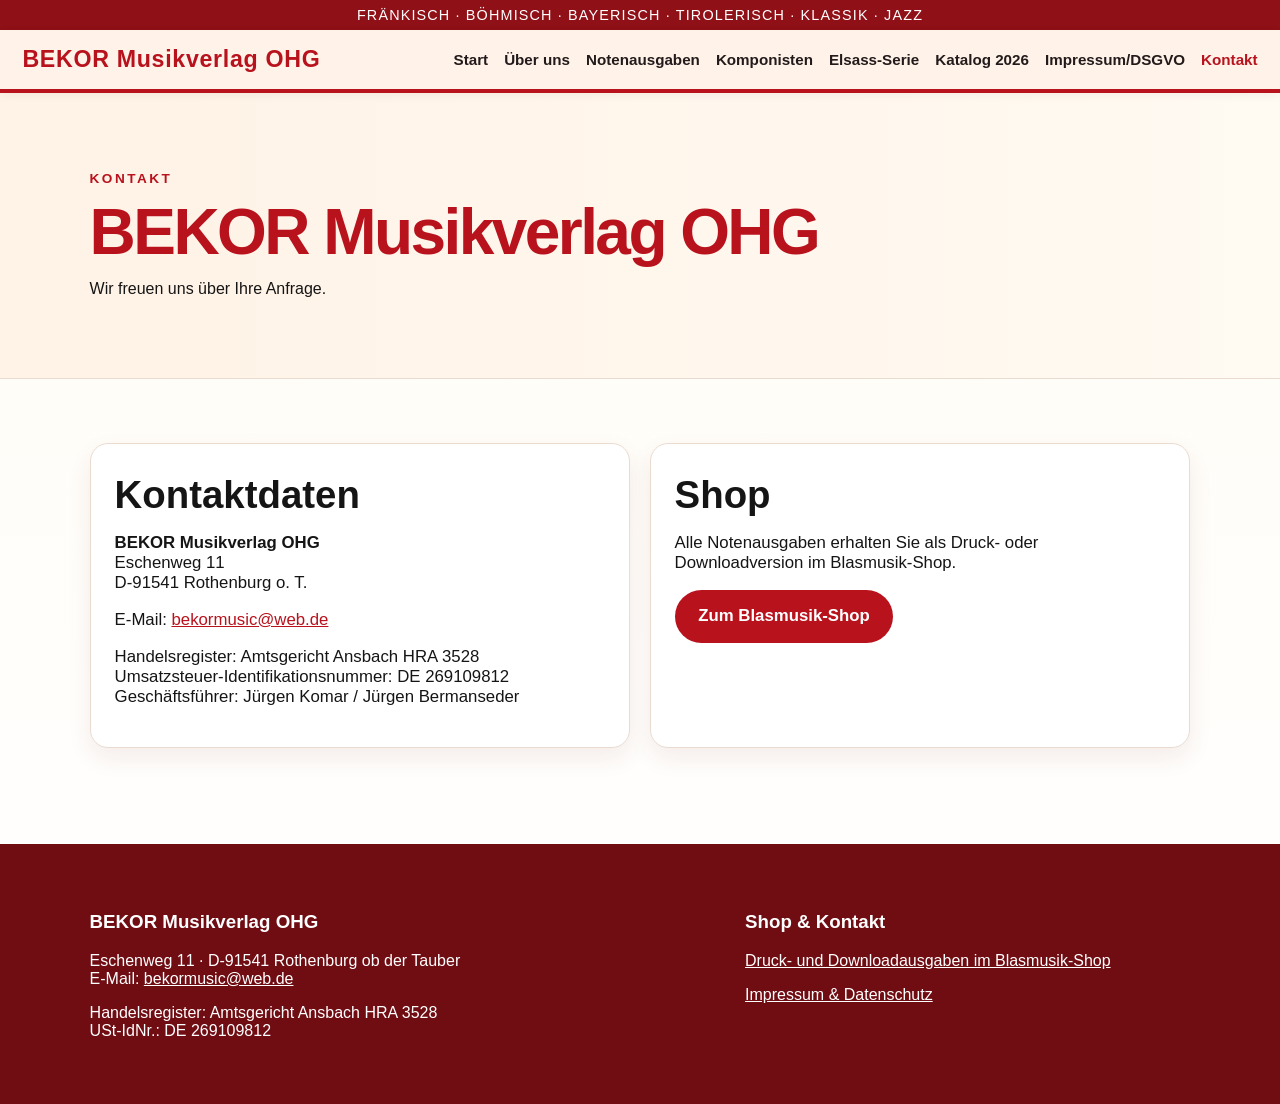
<file: kontakt.html>
<!DOCTYPE html>
<html lang="de">
<head>
<meta charset="UTF-8">
<meta name="viewport" content="width=device-width, initial-scale=1.0">
<title>Kontakt | BEKOR Musikverlag OHG</title>
<meta name="description" content="BEKOR Musikverlag OHG">
<link rel="stylesheet" href="style.css">
</head>
<body>
<div class="topbar">Fränkisch · Böhmisch · Bayerisch · Tirolerisch · Klassik · Jazz</div>
<nav class="nav"><a class="brand" href="index.html">BEKOR Musikverlag OHG</a><button class="menu" onclick="document.body.classList.toggle('open')">☰</button><div class="navlinks"><a class="" href="index.html">Start</a><a class="" href="ueber-uns.html">Über uns</a><a class="" href="notenausgaben.html">Notenausgaben</a><a class="" href="komponisten.html">Komponisten</a><a class="" href="elsass.html">Elsass-Serie</a><a class="" href="katalog-2026.html">Katalog 2026</a><a class="" href="impressum-datenschutz.html">Impressum/DSGVO</a><a class="active" href="kontakt.html">Kontakt</a></div></nav>
<main><section class="subhero"><p class="kicker">Kontakt</p><h1>BEKOR Musikverlag OHG</h1><p>Wir freuen uns über Ihre Anfrage.</p></section><section class="section contact"><div class="card big"><h2>Kontaktdaten</h2><p><strong>BEKOR Musikverlag OHG</strong><br>Eschenweg 11<br>D-91541 Rothenburg o. T.</p><p>E-Mail: <a href="mailto:bekormusic@web.de">bekormusic@web.de</a></p><p>Handelsregister: Amtsgericht Ansbach HRA 3528<br>Umsatzsteuer-Identifikationsnummer: DE 269109812<br>Geschäftsführer: Jürgen Komar / Jürgen Bermanseder</p></div><div class="card big"><h2>Shop</h2><p>Alle Notenausgaben erhalten Sie als Druck- oder Downloadversion im Blasmusik-Shop.</p><a class="btn primary" href="https://www.blasmusik-shop.de/BEKOR-Musikverlag" target="_blank" rel="noopener">Zum Blasmusik-Shop</a></div></section></main>
<footer class="footer">
  <div>
    <h3>BEKOR Musikverlag OHG</h3>
    <p>Eschenweg 11 · D-91541 Rothenburg ob der Tauber<br>E-Mail: <a href="mailto:bekormusic@web.de">bekormusic@web.de</a></p>
    <p>Handelsregister: Amtsgericht Ansbach HRA 3528<br>USt-IdNr.: DE 269109812</p>
  </div>
  <div>
    <h3>Shop & Kontakt</h3>
    <p><a href="https://www.blasmusik-shop.de/BEKOR-Musikverlag" target="_blank" rel="noopener">Druck- und Downloadausgaben im Blasmusik-Shop</a></p>
    <p><a href="impressum-datenschutz.html">Impressum & Datenschutz</a></p>
  </div>
</footer>
</body>
</html>
</file>
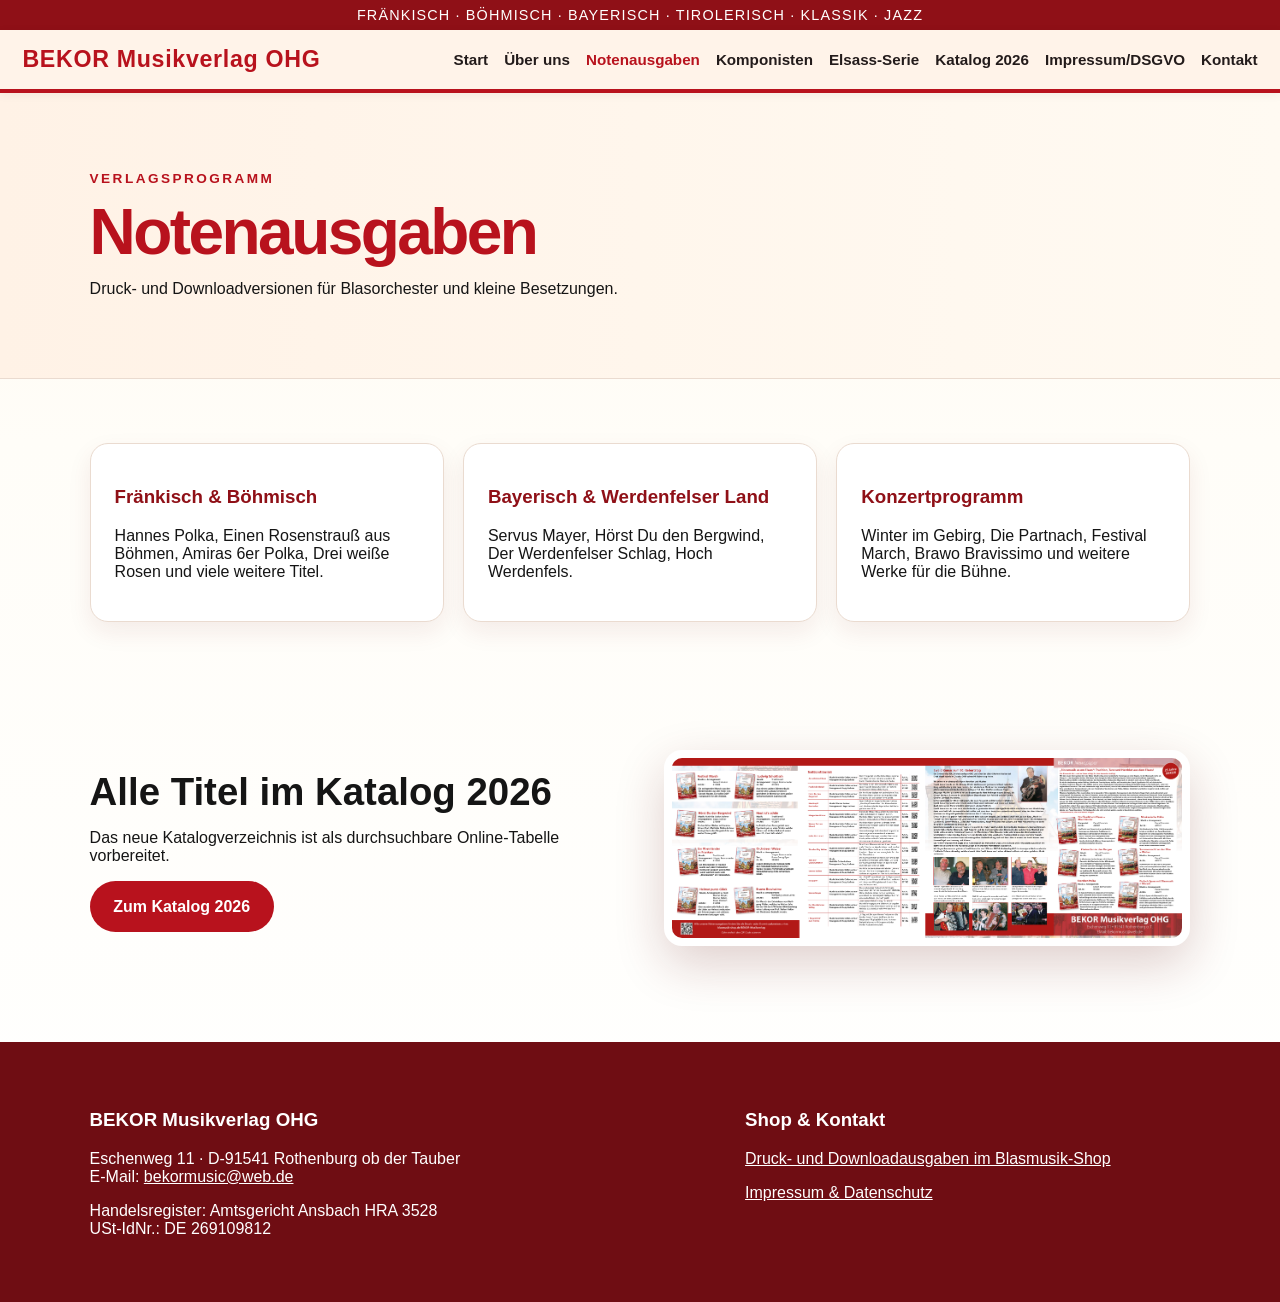
<file: notenausgaben.html>
<!DOCTYPE html>
<html lang="de">
<head>
<meta charset="UTF-8">
<meta name="viewport" content="width=device-width, initial-scale=1.0">
<title>Notenausgaben | BEKOR Musikverlag OHG</title>
<meta name="description" content="BEKOR Musikverlag OHG">
<link rel="stylesheet" href="style.css">
</head>
<body>
<div class="topbar">Fränkisch · Böhmisch · Bayerisch · Tirolerisch · Klassik · Jazz</div>
<nav class="nav"><a class="brand" href="index.html">BEKOR Musikverlag OHG</a><button class="menu" onclick="document.body.classList.toggle('open')">☰</button><div class="navlinks"><a class="" href="index.html">Start</a><a class="" href="ueber-uns.html">Über uns</a><a class="active" href="notenausgaben.html">Notenausgaben</a><a class="" href="komponisten.html">Komponisten</a><a class="" href="elsass.html">Elsass-Serie</a><a class="" href="katalog-2026.html">Katalog 2026</a><a class="" href="impressum-datenschutz.html">Impressum/DSGVO</a><a class="" href="kontakt.html">Kontakt</a></div></nav>
<main><section class="subhero"><p class="kicker">Verlagsprogramm</p><h1>Notenausgaben</h1><p>Druck- und Downloadversionen für Blasorchester und kleine Besetzungen.</p></section><section class="section grid"><article class="card"><h3>Fränkisch & Böhmisch</h3><p>Hannes Polka, Einen Rosenstrauß aus Böhmen, Amiras 6er Polka, Drei weiße Rosen und viele weitere Titel.</p></article><article class="card"><h3>Bayerisch & Werdenfelser Land</h3><p>Servus Mayer, Hörst Du den Bergwind, Der Werdenfelser Schlag, Hoch Werdenfels.</p></article><article class="card"><h3>Konzertprogramm</h3><p>Winter im Gebirg, Die Partnach, Festival March, Brawo Bravissimo und weitere Werke für die Bühne.</p></article></section><section class="section split"><div><h2>Alle Titel im Katalog 2026</h2><p>Das neue Katalogverzeichnis ist als durchsuchbare Online-Tabelle vorbereitet.</p><a class="btn primary" href="katalog-2026.html">Zum Katalog 2026</a></div><img src="katalog2025.png" alt="BEKOR Katalog"></section></main>
<footer class="footer">
  <div>
    <h3>BEKOR Musikverlag OHG</h3>
    <p>Eschenweg 11 · D-91541 Rothenburg ob der Tauber<br>E-Mail: <a href="mailto:bekormusic@web.de">bekormusic@web.de</a></p>
    <p>Handelsregister: Amtsgericht Ansbach HRA 3528<br>USt-IdNr.: DE 269109812</p>
  </div>
  <div>
    <h3>Shop & Kontakt</h3>
    <p><a href="https://www.blasmusik-shop.de/BEKOR-Musikverlag" target="_blank" rel="noopener">Druck- und Downloadausgaben im Blasmusik-Shop</a></p>
    <p><a href="impressum-datenschutz.html">Impressum & Datenschutz</a></p>
  </div>
</footer>
</body>
</html>
</file>
<file: style.css>
:root{--red:#b8121d;--darkred:#8f1017;--wine:#6f0d13;--cream:#fff8ed;--paper:#fffdf8;--ink:#151515;--muted:#666;--line:#eadbd0;--gold:#c9a25d}*{box-sizing:border-box}body{margin:0;font-family:Arial,Helvetica,sans-serif;background:linear-gradient(180deg,#fff8ed,#fffdf8 34%,#fff);color:var(--ink)}a{color:var(--red)}.topbar{background:var(--darkred);color:#fff;text-align:center;padding:.45rem 1rem;font-size:.9rem;letter-spacing:.08em;text-transform:uppercase}.nav{position:sticky;top:0;z-index:5;background:#fff3e9;border-bottom:4px solid var(--red);display:flex;align-items:center;justify-content:space-between;padding:1rem 1.4rem;box-shadow:0 2px 10px rgba(0,0,0,.05)}.brand{font-weight:900;color:var(--red);text-decoration:none;font-size:1.45rem;letter-spacing:.03em}.navlinks{display:flex;gap:1rem;align-items:center}.navlinks a{text-decoration:none;color:#231b1b;font-weight:700;font-size:.95rem;white-space:nowrap}.navlinks a.active,.navlinks a:hover{color:var(--red)}.menu{display:none;border:0;background:var(--red);color:#fff;border-radius:8px;padding:.55rem .75rem;font-size:1.1rem}.hero{min-height:500px;display:flex;align-items:center;padding:4rem 7%;background:linear-gradient(90deg,rgba(130,10,15,.92),rgba(184,18,29,.75)),url('rollup.png') center/cover no-repeat}.hero-card{max-width:820px;background:rgba(255,248,237,.92);border:1px solid rgba(255,255,255,.8);border-radius:28px;padding:3rem;box-shadow:0 24px 70px rgba(0,0,0,.24)}h1{font-size:clamp(2.2rem,6vw,4.8rem);line-height:1;margin:.3rem 0 1rem;color:var(--red);letter-spacing:-.04em}h2{font-size:clamp(1.6rem,3vw,2.7rem);line-height:1.1;margin:.4rem 0 1rem}h3{color:var(--darkred)}.lead{font-size:1.25rem;line-height:1.55}.kicker{text-transform:uppercase;letter-spacing:.18em;color:var(--red);font-weight:900;font-size:.85rem}.buttons{display:flex;gap:.8rem;flex-wrap:wrap;margin-top:1.6rem}.btn{display:inline-block;border-radius:999px;padding:.9rem 1.35rem;text-decoration:none;font-weight:900;border:2px solid transparent}.btn.primary{background:var(--red);color:#fff}.btn.dark{background:var(--wine);color:#fff}.btn.light{background:#fff;color:var(--red);border-color:var(--red)}.section{padding:4rem 7%;max-width:1400px;margin:0 auto}.split{display:grid;grid-template-columns:1fr 1fr;gap:3rem;align-items:center}.split img{width:100%;border-radius:18px;box-shadow:0 18px 50px rgba(95,20,20,.2);background:#fff;border:8px solid #fff}.paper{background:var(--paper);border-top:1px solid var(--line);border-bottom:1px solid var(--line);max-width:none}.center{text-align:center}.grid{display:grid;grid-template-columns:repeat(3,minmax(0,1fr));gap:1.2rem}.card{background:#fff;border:1px solid var(--line);border-radius:18px;padding:1.5rem;box-shadow:0 10px 24px rgba(120,30,30,.08)}.big{font-size:1.05rem}.subhero{padding:4rem 7%;background:linear-gradient(90deg,#fff2e6,#fffaf2);border-bottom:1px solid var(--line)}.subhero h1{font-size:clamp(2.4rem,5vw,4rem)}.catalog-teaser{background:linear-gradient(90deg,var(--red),var(--darkred));color:#fff;border-radius:0;max-width:none}.catalog-teaser h2,.catalog-teaser .kicker{color:#fff}.tools{display:flex;gap:1rem;align-items:center;padding-top:2rem;padding-bottom:2rem}.tools input,.tools select{padding:.9rem 1rem;border:1px solid var(--line);border-radius:12px;font-size:1rem;background:#fff}.tools input{flex:1;min-width:220px}.table-wrap{padding-top:1rem;overflow:auto}table{width:100%;border-collapse:collapse;background:#fff;border:1px solid var(--line);font-size:.95rem}th{position:sticky;top:76px;background:var(--red);color:#fff;text-align:left;padding:.8rem;border:1px solid #9b1119}td{padding:.7rem;border:1px solid var(--line);vertical-align:top}tbody tr:nth-child(even){background:#fff8f4}.contact{display:grid;grid-template-columns:1fr 1fr;gap:1.2rem}.legal{max-width:1000px}.note{background:#fff4d7;border-left:5px solid var(--gold);padding:1rem}.footer{background:var(--wine);color:#fff;display:grid;grid-template-columns:1.4fr 1fr;gap:2rem;padding:3rem 7%;margin-top:2rem}.footer a{color:#fff}.footer h3{color:#fff}@media(max-width:900px){.nav{align-items:flex-start}.menu{display:block}.navlinks{display:none;position:absolute;left:0;right:0;top:72px;background:#fff3e9;padding:1rem 1.4rem;flex-direction:column;align-items:flex-start;border-bottom:3px solid var(--red)}body.open .navlinks{display:flex}.split,.grid,.contact,.footer{grid-template-columns:1fr}.hero{padding:2rem}.hero-card{padding:2rem}.section{padding:3rem 1.2rem}th{top:0}.topbar{font-size:.74rem}.brand{font-size:1.15rem}}
</file>
